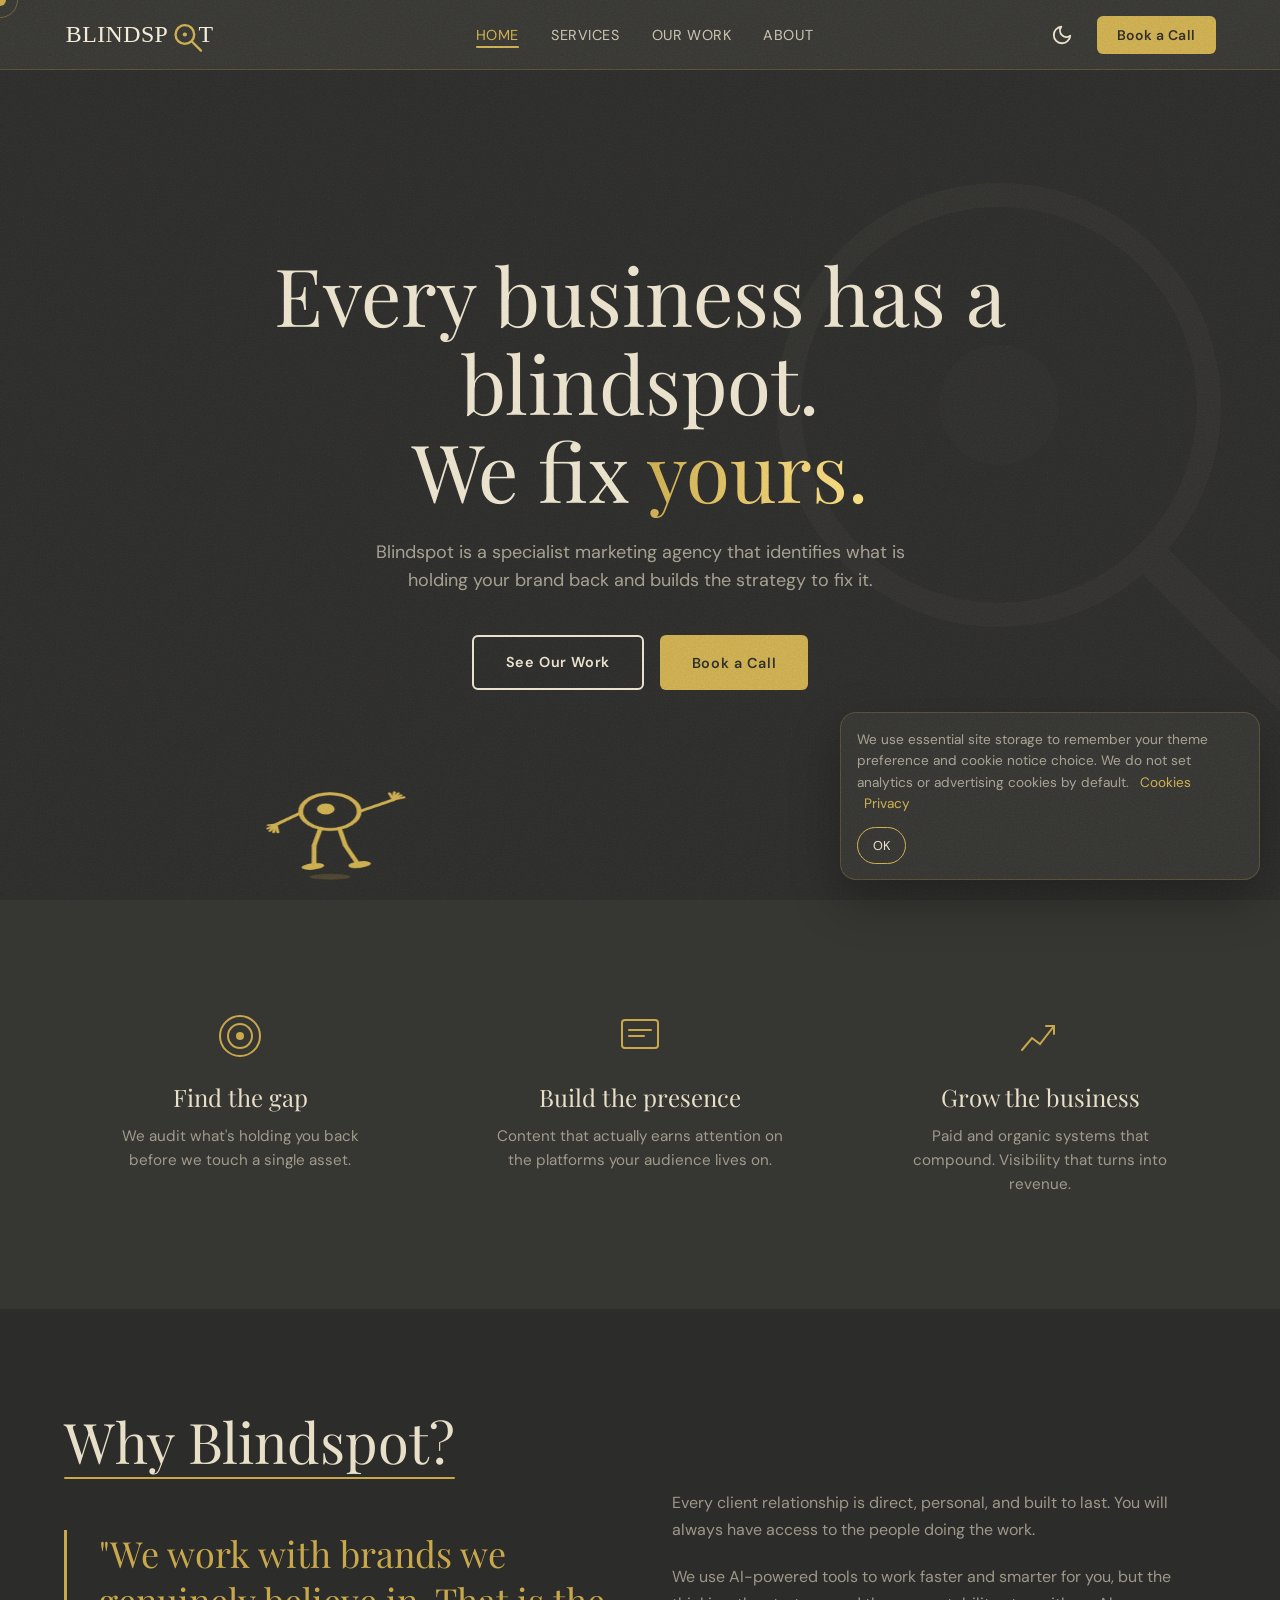
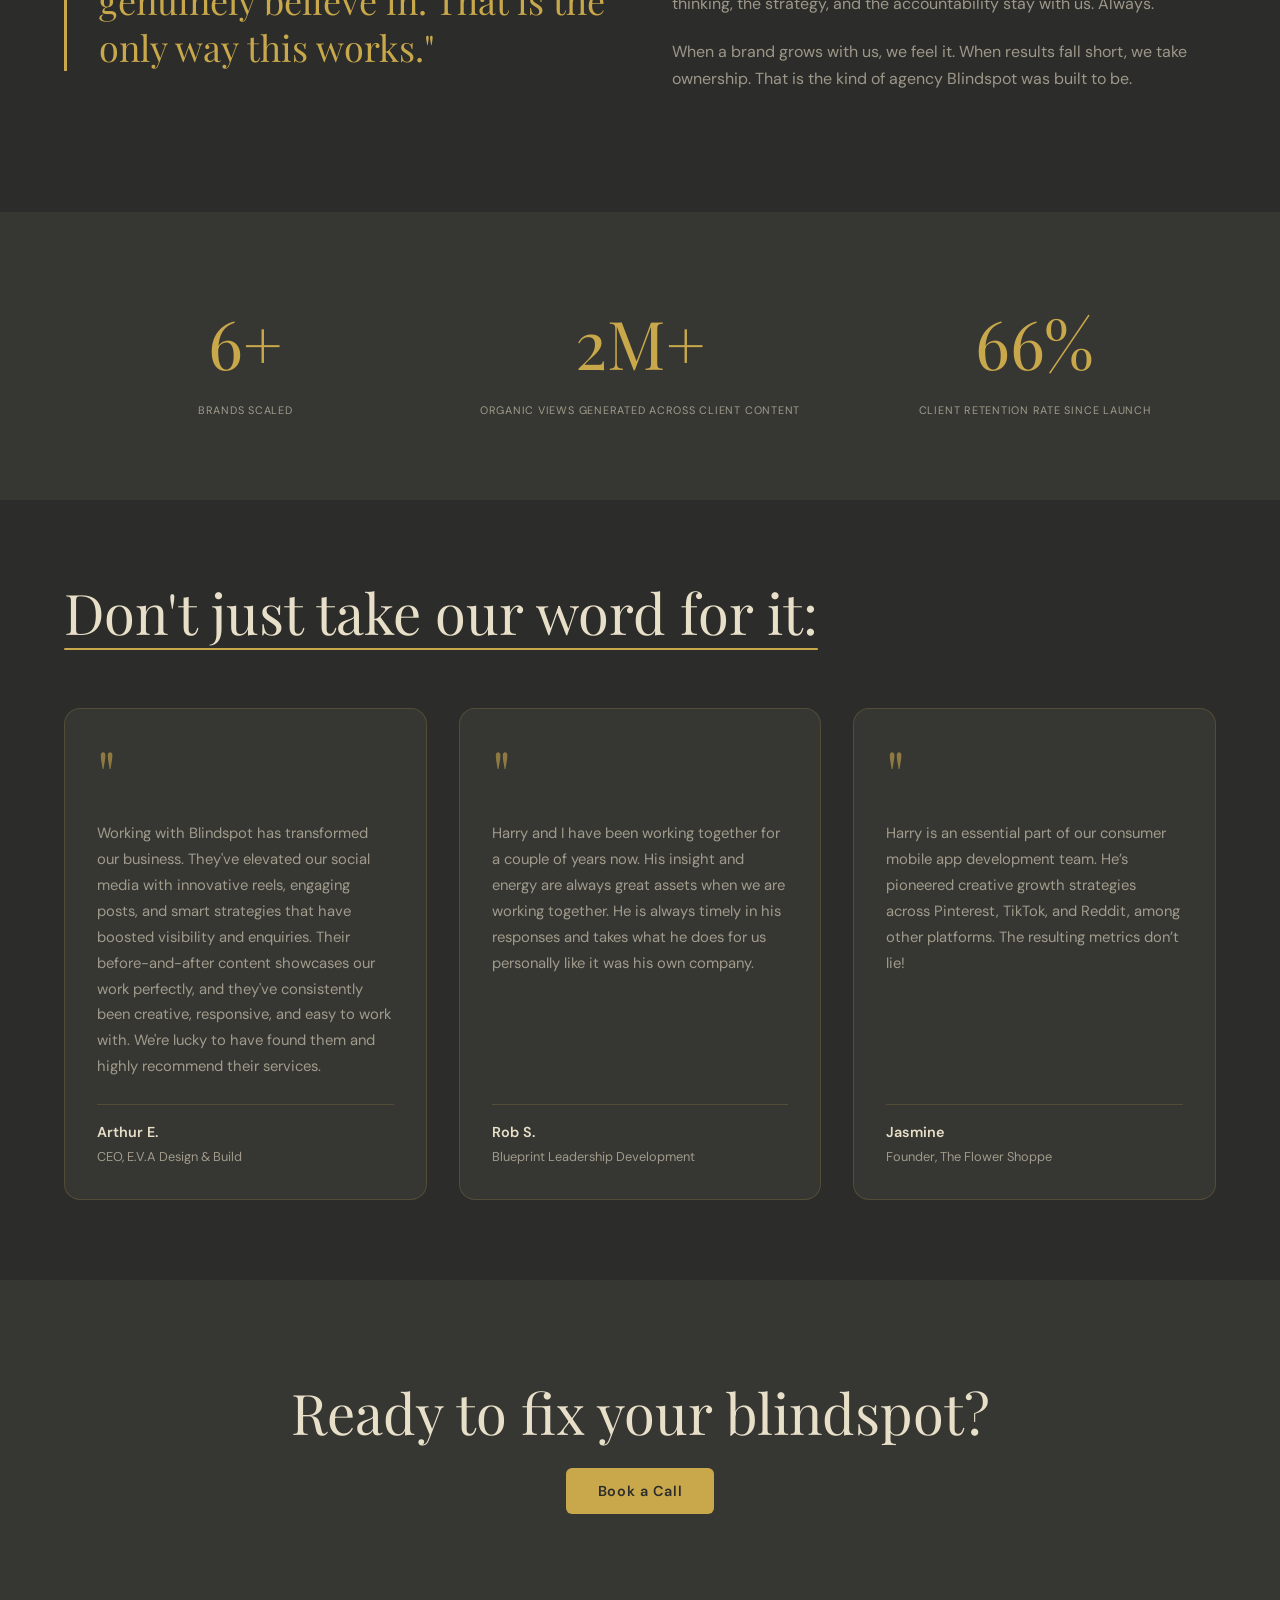
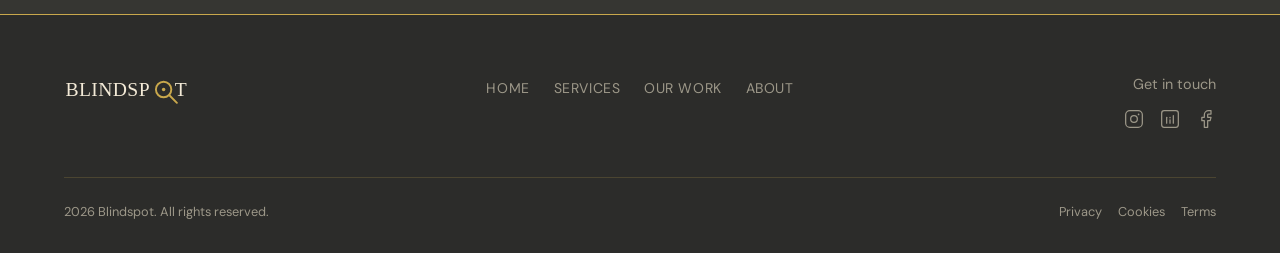
<file: index.html>
<!DOCTYPE html>
<html lang="en">
<head>
  <meta charset="UTF-8">
  <meta name="viewport" content="width=device-width, initial-scale=1.0">
  <title>Blindspot - Digital Marketing Agency</title>
  <meta name="description" content="Blindspot is a boutique marketing agency that identifies what is holding your brand back and builds the strategy to fix it.">
  <link rel="icon" type="image/svg+xml" href="favicon.svg">
  <link rel="stylesheet" href="styles.css">
  <link rel="stylesheet" href="mascot.css">
  <link rel="preconnect" href="https://fonts.googleapis.com">
  <link rel="preconnect" href="https://fonts.gstatic.com" crossorigin>
  <link href="https://fonts.googleapis.com/css2?family=DM+Sans:ital,opsz,wght@0,9..40,300;0,9..40,400;0,9..40,500;0,9..40,600;1,9..40,300&family=Playfair+Display:ital,wght@0,400;0,500;0,600;0,700;1,400;1,500&display=swap" rel="stylesheet">
</head>
<body>

  <!-- Custom Cursor -->
  <div class="cursor" id="cursor"></div>
  <div class="cursor-ring" id="cursorRing"></div>

  <!-- Navbar -->
  <nav class="navbar" role="navigation" aria-label="Main navigation">
    <a href="index.html" class="nav-logo" aria-label="Blindspot home">
      <span class="brand-logo-stack" aria-hidden="true">
        <img src="uploads/logo-dark.svg" alt="" class="brand-logo-image logo-dark">
        <img src="uploads/logo-light.svg" alt="" class="brand-logo-image logo-light">
      </span>
    </a>
    <ul class="nav-links" role="list">
      <li><a href="index.html" class="nav-link">Home</a></li>
      <li><a href="services.html" class="nav-link">Services</a></li>
      <li><a href="work.html" class="nav-link">Our Work</a></li>
      <li><a href="about.html" class="nav-link">About</a></li>
    </ul>
    <div class="nav-actions">
      <button class="theme-toggle" aria-label="Toggle theme"></button>
      <button class="btn-book" data-modal="book">Book a Call</button>
      <button class="hamburger" aria-label="Open menu" aria-expanded="false">
        <svg width="24" height="24" viewBox="0 0 24 24" fill="none">
          <line x1="3" y1="6" x2="21" y2="6" stroke="currentColor" stroke-width="2" stroke-linecap="round"/>
          <line x1="3" y1="12" x2="21" y2="12" stroke="currentColor" stroke-width="2" stroke-linecap="round"/>
          <line x1="3" y1="18" x2="21" y2="18" stroke="currentColor" stroke-width="2" stroke-linecap="round"/>
        </svg>
      </button>
    </div>
  </nav>

  <!-- Mobile menu overlay -->
  <div class="mobile-overlay"></div>
  <div class="mobile-menu" role="dialog" aria-label="Navigation menu">
    <button class="mobile-close" aria-label="Close menu">
      <svg width="24" height="24" viewBox="0 0 24 24" fill="none">
        <line x1="18" y1="6" x2="6" y2="18" stroke="currentColor" stroke-width="2" stroke-linecap="round"/>
        <line x1="6" y1="6" x2="18" y2="18" stroke="currentColor" stroke-width="2" stroke-linecap="round"/>
      </svg>
    </button>
    <ul class="mobile-nav-links" role="list">
      <li><a href="index.html" class="nav-link">Home</a></li>
      <li><a href="services.html" class="nav-link">Services</a></li>
      <li><a href="work.html" class="nav-link">Our Work</a></li>
      <li><a href="about.html" class="nav-link">About</a></li>
    </ul>
    <button class="btn-primary mobile-book-btn" data-modal="book">Book a Call</button>
  </div>

  <!-- Hero -->
  <section class="hero">
    <svg class="hero-bg-icon" viewBox="0 0 200 200" fill="none" xmlns="http://www.w3.org/2000/svg" aria-hidden="true">
      <circle cx="85" cy="85" r="70" stroke="currentColor" stroke-width="8" fill="none"/>
      <circle cx="85" cy="85" r="20" fill="currentColor" opacity="0.5"/>
      <line x1="138" y1="138" x2="190" y2="190" stroke="currentColor" stroke-width="12" stroke-linecap="round"/>
    </svg>
    <div class="hero-content">
      <h1 class="hero-headline fade-up">
        Every business has a blindspot.<br>
        We fix <span class="gold">yours.</span>
      </h1>
      <p class="hero-subtext fade-up" data-delay="1">Blindspot is a specialist marketing agency that identifies what is holding your brand back and builds the strategy to fix it.</p>
      <div class="hero-ctas fade-up" data-delay="2">
        <a href="work.html" class="btn-outline">See Our Work</a>
        <button class="btn-primary" data-modal="book">Book a Call</button>
      </div>
    </div>
  </section>

  <!-- What We Do -->
  <section class="what-we-do">
    <div class="wwd-grid">
      <div class="wwd-item fade-up">
        <div class="wwd-icon">
          <svg viewBox="0 0 48 48" fill="none" stroke="currentColor" stroke-width="2" stroke-linecap="round" aria-hidden="true">
            <circle cx="24" cy="24" r="20"/>
            <circle cx="24" cy="24" r="12"/>
            <circle cx="24" cy="24" r="4" fill="currentColor" stroke="none"/>
          </svg>
        </div>
        <h3 class="wwd-label">Find the gap</h3>
        <p class="wwd-text">We audit what's holding you back before we touch a single asset.</p>
      </div>
      <div class="wwd-item fade-up" data-delay="1">
        <div class="wwd-icon">
          <svg viewBox="0 0 48 48" fill="none" stroke="currentColor" stroke-width="2" stroke-linecap="round" aria-hidden="true">
            <rect x="6" y="8" width="36" height="28" rx="3"/>
            <line x1="13" y1="18" x2="35" y2="18"/>
            <line x1="13" y1="24" x2="28" y2="24"/>
          </svg>
        </div>
        <h3 class="wwd-label">Build the presence</h3>
        <p class="wwd-text">Content that actually earns attention on the platforms your audience lives on.</p>
      </div>
      <div class="wwd-item fade-up" data-delay="2">
        <div class="wwd-icon">
          <svg viewBox="0 0 48 48" fill="none" stroke="currentColor" stroke-width="2" stroke-linecap="round" aria-hidden="true">
            <polyline points="6,38 16,26 24,32 38,14"/>
            <polyline points="30,14 38,14 38,22"/>
          </svg>
        </div>
        <h3 class="wwd-label">Grow the business</h3>
        <p class="wwd-text">Paid and organic systems that compound. Visibility that turns into revenue.</p>
      </div>
    </div>
  </section>

  <!-- Why Blindspot -->
  <section class="section why-section">
    <h2 class="section-heading fade-up">Why Blindspot?</h2>
    <div class="why-grid">
      <div class="pull-quote fade-up" data-delay="1">
        "We work with brands we genuinely believe in. That is the only way this works."
      </div>
      <div class="why-text fade-up" data-delay="2">
        <p>Every client relationship is direct, personal, and built to last. You will always have access to the people doing the work.</p>
        <p>We use AI-powered tools to work faster and smarter for you, but the thinking, the strategy, and the accountability stay with us. Always.</p>
        <p>When a brand grows with us, we feel it. When results fall short, we take ownership. That is the kind of agency Blindspot was built to be.</p>
      </div>
    </div>
  </section>

  <!-- Numbers Bar -->
  <section class="numbers-bar">
    <div class="numbers-grid">
      <div class="fade-up">
        <span class="stat-number" data-target="9" data-suffix="+">9+</span>
        <span class="stat-label">Brands Scaled</span>
      </div>
      <div class="fade-up" data-delay="1">
        <span class="stat-number" data-target="3" data-suffix="M+">3M+</span>
        <span class="stat-label">Organic Views Generated Across Client Content</span>
      </div>
      <div class="fade-up" data-delay="2">
        <span class="stat-number" data-target="100" data-suffix="%">100%</span>
        <span class="stat-label">Client Retention Rate Since Launch</span>
      </div>
    </div>
  </section>

  <!-- Testimonials -->
  <section class="section testimonials-section">
    <h2 class="section-heading fade-up">Don't just take our word for it:</h2>
    <div class="testimonials-grid">
      <!-- Testimonial cards are rendered from data/testimonials.json via main.js (renderTestimonials) -->

    </div>
  </section>

  <!-- Footer CTA -->
  <section class="footer-cta">
    <h2 class="fade-up" style="font-family:'Playfair Display',Georgia,serif;font-size:clamp(2rem,5vw,3.5rem);margin-bottom:1.5rem;">Ready to fix your blindspot?</h2>
    <button class="btn-primary fade-up" data-delay="1" data-modal="book">Book a Call</button>
  </section>

  <!-- Footer -->
  <footer class="site-footer">
    <div class="footer-grid">
      <div class="footer-brand">
        <a href="index.html" class="nav-logo footer-logo" aria-label="Blindspot home">
          <span class="brand-logo-stack" aria-hidden="true">
            <img src="uploads/logo-dark.svg" alt="" class="brand-logo-image logo-dark">
            <img src="uploads/logo-light.svg" alt="" class="brand-logo-image logo-light">
          </span>
        </a>
      </div>
      <nav aria-label="Footer navigation">
        <ul class="footer-links">
          <li><a href="index.html">Home</a></li>
          <li><a href="services.html">Services</a></li>
          <li><a href="work.html">Our Work</a></li>
          <li><a href="about.html">About</a></li>
        </ul>
      </nav>
      <div class="footer-contact">
        <button class="footer-email" data-modal="book">Get in touch</button>
        <div class="footer-social">
          <a href="https://www.instagram.com/theblindspotagency" target="_blank" rel="noopener noreferrer" aria-label="Blindspot on Instagram" class="social-icon">
            <svg width="20" height="20" viewBox="0 0 24 24" fill="none" stroke="currentColor" stroke-width="1.5" stroke-linecap="round" stroke-linejoin="round">
              <rect x="2" y="2" width="20" height="20" rx="5" ry="5"/>
              <circle cx="12" cy="12" r="4"/>
              <circle cx="17.5" cy="6.5" r="1" fill="currentColor" stroke="none"/>
            </svg>
          </a>
          <a href="https://www.linkedin.com/company/blindspotagency" target="_blank" rel="noopener noreferrer" aria-label="Blindspot on LinkedIn" class="social-icon">
            <svg width="20" height="20" viewBox="0 0 24 24" fill="none" stroke="currentColor" stroke-width="1.5" stroke-linecap="round" stroke-linejoin="round">
              <rect x="2" y="2" width="20" height="20" rx="3"/>
              <line x1="8" y1="10" x2="8" y2="17"/>
              <line x1="12" y1="13" x2="12" y2="17"/>
              <line x1="12" y1="10" x2="12" y2="10.5"/>
              <line x1="16" y1="8" x2="16" y2="17"/>
            </svg>
          </a>
          <a href="https://www.facebook.com/profile.php?id=61580712877141" target="_blank" rel="noopener noreferrer" aria-label="Blindspot on Facebook" class="social-icon">
            <svg width="20" height="20" viewBox="0 0 24 24" fill="none" stroke="currentColor" stroke-width="1.5" stroke-linecap="round" stroke-linejoin="round">
              <path d="M18 2h-3a5 5 0 0 0-5 5v3H7v4h3v8h4v-8h3l1-4h-4V7a1 1 0 0 1 1-1h3z"/>
            </svg>
          </a>
        </div>
      </div>
    </div>
    <div class="footer-bottom">
      <span>2026 Blindspot. All rights reserved.</span>
      <div class="footer-meta-links">
        <a href="privacy.html">Privacy</a>
        <a href="cookies.html">Cookies</a>
        <a href="terms.html">Terms</a>
      </div>
    </div>
  </footer>

  <!-- Scroll to top -->
  <button class="scroll-to-top" id="scroll-to-top" aria-label="Scroll to top">
    <svg width="20" height="20" viewBox="0 0 24 24" fill="none" stroke="currentColor" stroke-width="2.5" stroke-linecap="round" stroke-linejoin="round">
      <polyline points="18 15 12 9 6 15"/>
    </svg>
  </button>

  <!-- Book a Call Modal -->
  <div class="modal-overlay" id="modal-book" role="dialog" aria-modal="true" aria-labelledby="modal-book-heading">
    <div class="modal-box">
      <button class="modal-close" aria-label="Close modal">
        <svg width="20" height="20" viewBox="0 0 20 20" fill="none">
          <line x1="15" y1="5" x2="5" y2="15" stroke="currentColor" stroke-width="2" stroke-linecap="round"/>
          <line x1="5" y1="5" x2="15" y2="15" stroke="currentColor" stroke-width="2" stroke-linecap="round"/>
        </svg>
      </button>
      <div id="success-book" class="form-success">
        <p>We have got your details. Expect to hear from us soon.</p>
      </div>
      <form id="form-book" novalidate>
        <h2 class="modal-heading" id="modal-book-heading">Let's talk.</h2>
        <p class="modal-subtext">Tell us a little about yourself and we will be in touch to arrange a call.</p>
        <div class="form-group">
          <label for="book-name">Full name</label>
          <input type="text" id="book-name" name="fullName" required placeholder="Your full name">
        </div>
        <div class="form-group">
          <label for="book-email">Email address</label>
          <input type="email" id="book-email" name="email" required placeholder="you@company.com">
        </div>
        <div class="form-group">
          <label for="book-business">Business name</label>
          <input type="text" id="book-business" name="businessName" required placeholder="Your business">
        </div>
        <div class="form-group">
          <label for="book-industry">Industry</label>
          <select id="book-industry" name="industry" required>
            <option value="" disabled selected>Select your industry</option>
            <option>Food and Beverage</option>
            <option>Retail</option>
            <option>Professional Services</option>
            <option>Health and Wellness</option>
            <option>Technology</option>
            <option>Hospitality</option>
            <option>Other</option>
          </select>
        </div>
        <div class="form-group">
          <label for="book-services">Selected services</label>
          <select id="book-services" name="selectedServices">
            <option value="" selected>No specific service yet</option>
            <option>Instagram Management</option>
            <option>LinkedIn Management</option>
            <option>TikTok Management</option>
            <option>Facebook Management</option>
            <option>Pinterest Management</option>
            <option>Short-Form Video Production</option>
            <option>Long Form Video Production</option>
            <option>Static Graphic Design</option>
            <option>UGC Campaign Coordination</option>
            <option>Caption Copywriting</option>
            <option>Google SEO</option>
            <option>AI Search Optimisation</option>
            <option>Google Business Profile Management</option>
            <option>Blog Content Writing</option>
            <option>Website Audit and Recommendations</option>
            <option>Website Development</option>
            <option>Meta Ads Management</option>
            <option>Ad Creative Production</option>
            <option>Monthly Performance Report</option>
            <option>Bi-weekly Strategy Call</option>
            <option>Weekly Strategy Call</option>
            <option>Competitor Analysis</option>
            <option>Brand Audit</option>
            <option>Reddit Growth Strategy</option>
            <option>Pinterest Growth Strategy</option>
          </select>
        </div>
        <div class="form-group">
          <label for="book-notes">Anything you'd like us to know?</label>
          <textarea id="book-notes" name="notes" placeholder="Tell us about your goals, challenges, or anything else on your mind..."></textarea>
        </div>
        <div class="form-consent">
          <input type="checkbox" id="book-consent" name="policyAcknowledged" value="yes" required>
          <label for="book-consent">I have read the <a href="privacy.html" target="_blank" rel="noopener noreferrer">Privacy Policy</a> and <a href="terms.html" target="_blank" rel="noopener noreferrer">Terms of Use</a>.</label>
        </div>
        <p class="form-error" style="display:none;"></p>
        <button type="submit" class="btn-primary" style="width:100%;">Send it over</button>
      </form>
    </div>
  </div>

  <script src="main.js"></script>
  <script src="mascot.js"></script>
</body>
</html>
</file>
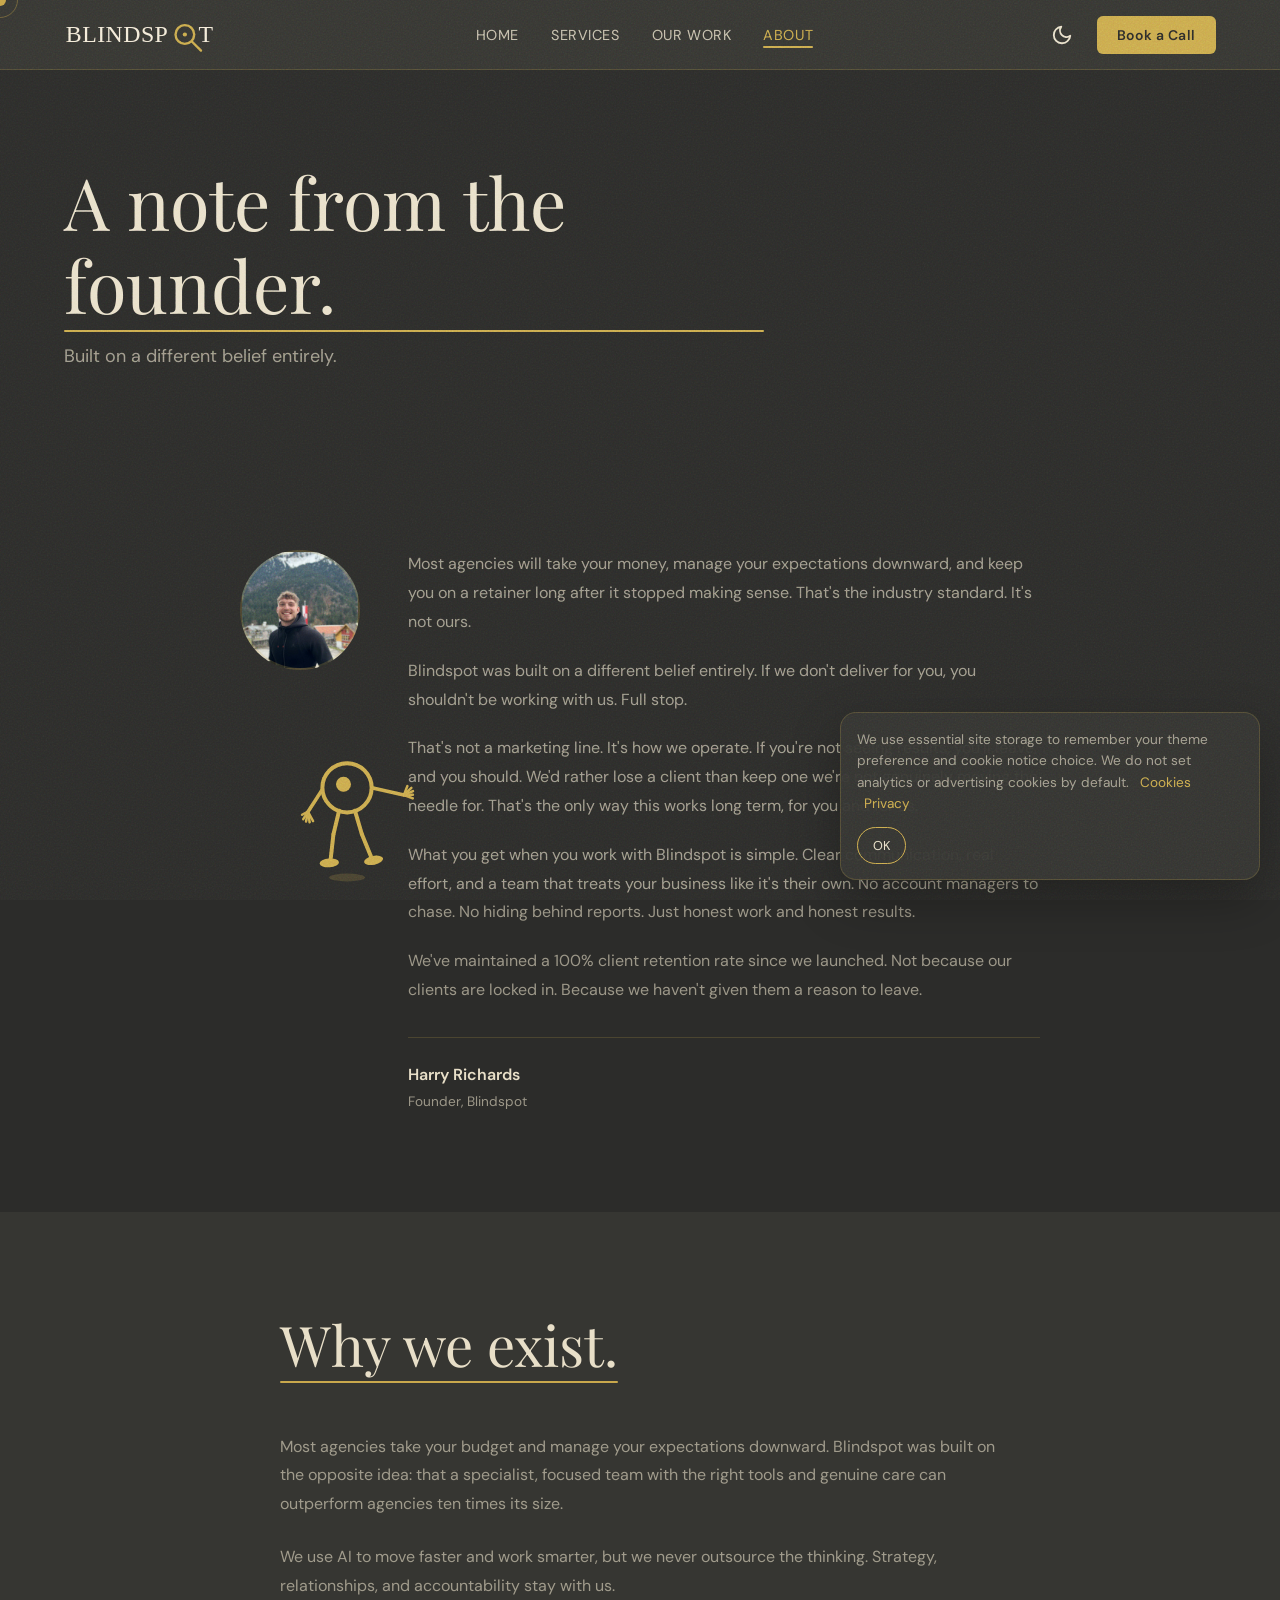
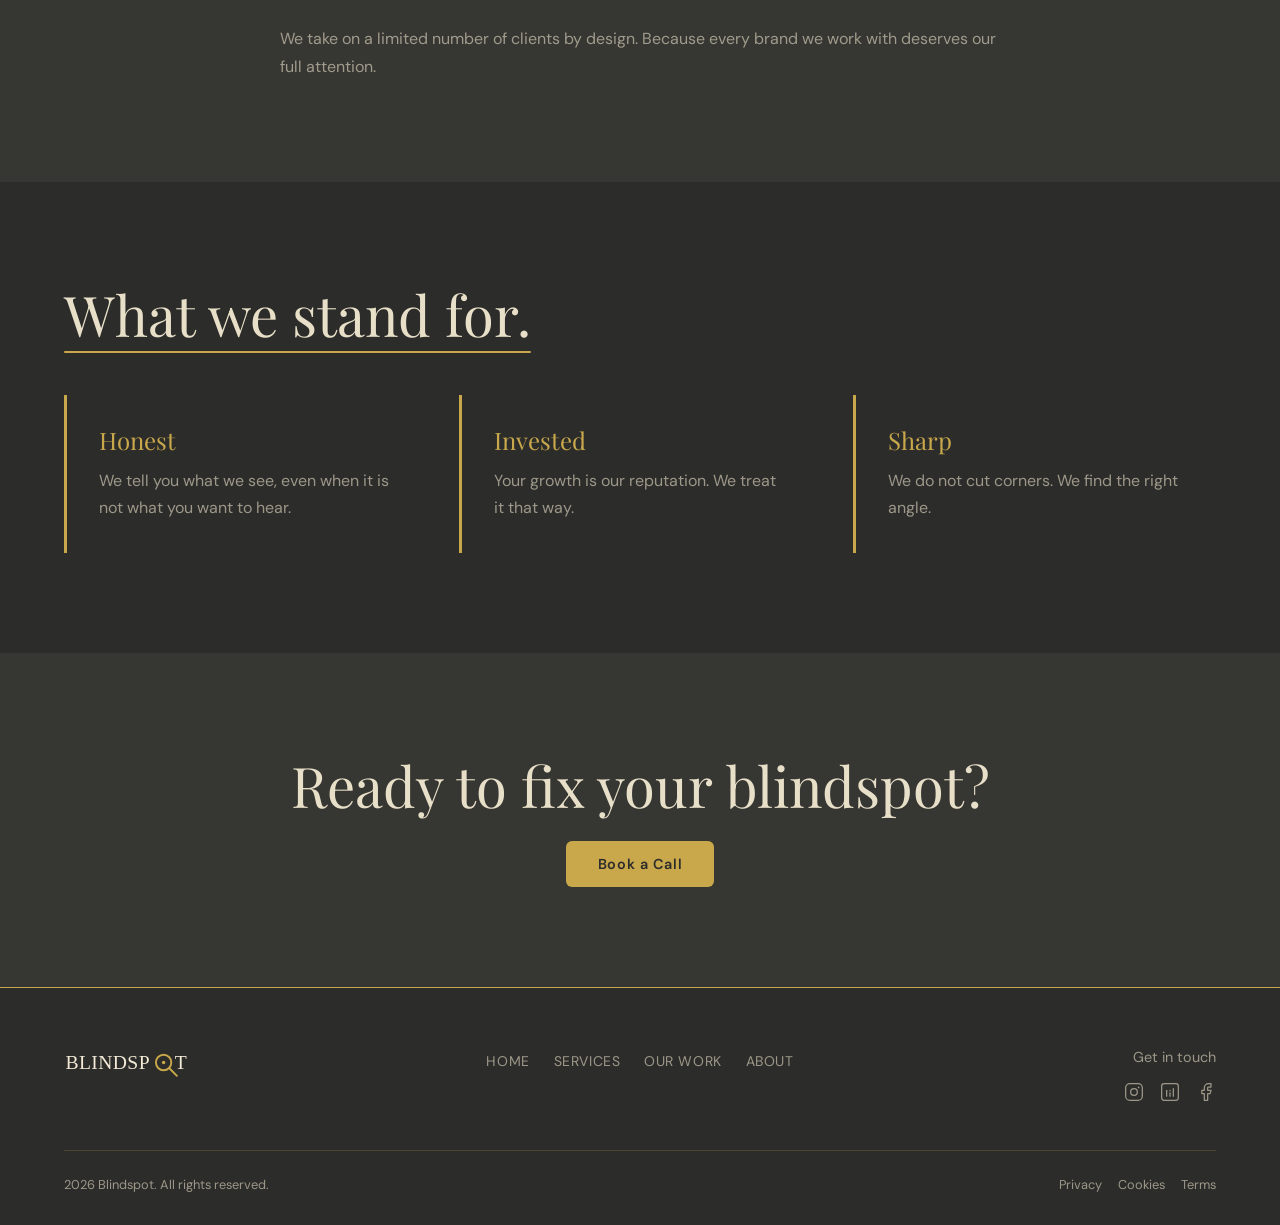
<file: about.html>
<!DOCTYPE html>
<html lang="en">
<head>
  <meta charset="UTF-8">
  <meta name="viewport" content="width=device-width, initial-scale=1.0">
  <title>About - Blindspot</title>
  <meta name="description" content="Meet the team behind Blindspot. A small, focused agency built on honesty, accountability, and genuine care for the brands we work with.">
  <link rel="icon" type="image/svg+xml" href="favicon.svg">
  <link rel="stylesheet" href="styles.css">
  <link rel="stylesheet" href="mascot.css">
  <link rel="preconnect" href="https://fonts.googleapis.com">
  <link rel="preconnect" href="https://fonts.gstatic.com" crossorigin>
  <link href="https://fonts.googleapis.com/css2?family=DM+Sans:ital,opsz,wght@0,9..40,300;0,9..40,400;0,9..40,500;0,9..40,600;1,9..40,300&family=Playfair+Display:ital,wght@0,400;0,500;0,600;0,700;1,400;1,500&display=swap" rel="stylesheet">
</head>
<body>

  <!-- Custom Cursor -->
  <div class="cursor" id="cursor"></div>
  <div class="cursor-ring" id="cursorRing"></div>

  <!-- Navbar -->
  <nav class="navbar" role="navigation" aria-label="Main navigation">
    <a href="index.html" class="nav-logo" aria-label="Blindspot home">
      <span class="brand-logo-stack" aria-hidden="true">
        <img src="uploads/logo-dark.svg" alt="" class="brand-logo-image logo-dark">
        <img src="uploads/logo-light.svg" alt="" class="brand-logo-image logo-light">
      </span>
    </a>
    <ul class="nav-links" role="list">
      <li><a href="index.html" class="nav-link">Home</a></li>
      <li><a href="services.html" class="nav-link">Services</a></li>
      <li><a href="work.html" class="nav-link">Our Work</a></li>
      <li><a href="about.html" class="nav-link">About</a></li>
    </ul>
    <div class="nav-actions">
      <button class="theme-toggle" aria-label="Toggle theme"></button>
      <button class="btn-book" data-modal="book">Book a Call</button>
      <button class="hamburger" aria-label="Open menu" aria-expanded="false">
        <svg width="24" height="24" viewBox="0 0 24 24" fill="none">
          <line x1="3" y1="6" x2="21" y2="6" stroke="currentColor" stroke-width="2" stroke-linecap="round"/>
          <line x1="3" y1="12" x2="21" y2="12" stroke="currentColor" stroke-width="2" stroke-linecap="round"/>
          <line x1="3" y1="18" x2="21" y2="18" stroke="currentColor" stroke-width="2" stroke-linecap="round"/>
        </svg>
      </button>
    </div>
  </nav>

  <!-- Mobile menu overlay -->
  <div class="mobile-overlay"></div>
  <div class="mobile-menu" role="dialog" aria-label="Navigation menu">
    <button class="mobile-close" aria-label="Close menu">
      <svg width="24" height="24" viewBox="0 0 24 24" fill="none">
        <line x1="18" y1="6" x2="6" y2="18" stroke="currentColor" stroke-width="2" stroke-linecap="round"/>
        <line x1="6" y1="6" x2="18" y2="18" stroke="currentColor" stroke-width="2" stroke-linecap="round"/>
      </svg>
    </button>
    <ul class="mobile-nav-links" role="list">
      <li><a href="index.html" class="nav-link">Home</a></li>
      <li><a href="services.html" class="nav-link">Services</a></li>
      <li><a href="work.html" class="nav-link">Our Work</a></li>
      <li><a href="about.html" class="nav-link">About</a></li>
    </ul>
    <button class="btn-primary mobile-book-btn" data-modal="book">Book a Call</button>
  </div>

  <!-- Page Hero -->
  <section class="page-hero">
    <div class="page-hero-content">
      <h1 class="page-hero-heading fade-up">A note from the founder.</h1>
      <p class="page-hero-subtext fade-up" data-delay="1">Built on a different belief entirely.</p>
    </div>
  </section>

  <!-- Founder Note -->
  <section class="section">
    <div class="founder-note fade-up">
      <div class="founder-avatar" style="background:url('uploads/harry profile pic.jpg') center/cover no-repeat;"></div>
      <div class="founder-content">
        <p>Most agencies will take your money, manage your expectations downward, and keep you on a retainer long after it stopped making sense. That's the industry standard. It's not ours.</p>
        <p>Blindspot was built on a different belief entirely. If we don't deliver for you, you shouldn't be working with us. Full stop.</p>
        <p>That's not a marketing line. It's how we operate. If you're not seeing results, you'll leave, and you should. We'd rather lose a client than keep one we're not genuinely moving the needle for. That's the only way this works long term, for you and for us.</p>
        <p>What you get when you work with Blindspot is simple. Clear communication, real effort, and a team that treats your business like it's their own. No account managers to chase. No hiding behind reports. Just honest work and honest results.</p>
        <p>We've maintained a 100% client retention rate since we launched. Not because our clients are locked in. Because we haven't given them a reason to leave.</p>
        <footer class="founder-sig">
          <span class="founder-name">Harry Richards</span>
          <span class="founder-title">Founder, Blindspot</span>
        </footer>
      </div>
    </div>
  </section>

  <!-- Philosophy Section -->
  <section class="section" style="background:var(--surface);">
    <div style="max-width:720px;margin:0 auto;">
      <h2 class="section-heading fade-up">Why we exist.</h2>
      <div style="margin-top:2.5rem;">
        <p style="color:var(--text-muted);line-height:1.8;margin-bottom:1.5rem;" class="fade-up">Most agencies take your budget and manage your expectations downward. Blindspot was built on the opposite idea: that a specialist, focused team with the right tools and genuine care can outperform agencies ten times its size.</p>
        <p style="color:var(--text-muted);line-height:1.8;margin-bottom:1.5rem;" class="fade-up" data-delay="1">We use AI to move faster and work smarter, but we never outsource the thinking. Strategy, relationships, and accountability stay with us.</p>
        <p style="color:var(--text-muted);line-height:1.8;" class="fade-up" data-delay="2">We take on a limited number of clients by design. Because every brand we work with deserves our full attention.</p>
      </div>
    </div>
  </section>

  <!-- Values Strip -->
  <section class="section">
    <h2 class="section-heading fade-up" style="margin-bottom:3rem;">What we stand for.</h2>
    <div class="values-grid">

      <div class="value-card fade-up">
        <h3 class="value-name">Honest</h3>
        <p class="value-text">We tell you what we see, even when it is not what you want to hear.</p>
      </div>

      <div class="value-card fade-up" data-delay="1">
        <h3 class="value-name">Invested</h3>
        <p class="value-text">Your growth is our reputation. We treat it that way.</p>
      </div>

      <div class="value-card fade-up" data-delay="2">
        <h3 class="value-name">Sharp</h3>
        <p class="value-text">We do not cut corners. We find the right angle.</p>
      </div>

    </div>
  </section>

  <!-- Footer CTA -->
  <section class="footer-cta">
    <h2 class="fade-up" style="font-family:'Playfair Display',Georgia,serif;font-size:clamp(2rem,5vw,3.5rem);margin-bottom:1.5rem;">Ready to fix your blindspot?</h2>
    <button class="btn-primary fade-up" data-delay="1" data-modal="book">Book a Call</button>
  </section>

  <!-- Footer -->
  <footer class="site-footer">
    <div class="footer-grid">
      <div class="footer-brand">
        <a href="index.html" class="nav-logo footer-logo" aria-label="Blindspot home">
          <span class="brand-logo-stack" aria-hidden="true">
            <img src="uploads/logo-dark.svg" alt="" class="brand-logo-image logo-dark">
            <img src="uploads/logo-light.svg" alt="" class="brand-logo-image logo-light">
          </span>
        </a>
      </div>
      <nav aria-label="Footer navigation">
        <ul class="footer-links">
          <li><a href="index.html">Home</a></li>
          <li><a href="services.html">Services</a></li>
          <li><a href="work.html">Our Work</a></li>
          <li><a href="about.html">About</a></li>
        </ul>
      </nav>
      <div class="footer-contact">
        <button class="footer-email" data-modal="book">Get in touch</button>
        <div class="footer-social">
          <a href="https://www.instagram.com/theblindspotagency" target="_blank" rel="noopener noreferrer" aria-label="Blindspot on Instagram" class="social-icon">
            <svg width="20" height="20" viewBox="0 0 24 24" fill="none" stroke="currentColor" stroke-width="1.5" stroke-linecap="round" stroke-linejoin="round">
              <rect x="2" y="2" width="20" height="20" rx="5" ry="5"/>
              <circle cx="12" cy="12" r="4"/>
              <circle cx="17.5" cy="6.5" r="1" fill="currentColor" stroke="none"/>
            </svg>
          </a>
          <a href="https://www.linkedin.com/company/blindspotagency" target="_blank" rel="noopener noreferrer" aria-label="Blindspot on LinkedIn" class="social-icon">
            <svg width="20" height="20" viewBox="0 0 24 24" fill="none" stroke="currentColor" stroke-width="1.5" stroke-linecap="round" stroke-linejoin="round">
              <rect x="2" y="2" width="20" height="20" rx="3"/>
              <line x1="8" y1="10" x2="8" y2="17"/>
              <line x1="12" y1="13" x2="12" y2="17"/>
              <line x1="12" y1="10" x2="12" y2="10.5"/>
              <line x1="16" y1="8" x2="16" y2="17"/>
            </svg>
          </a>
          <a href="https://www.facebook.com/profile.php?id=61580712877141" target="_blank" rel="noopener noreferrer" aria-label="Blindspot on Facebook" class="social-icon">
            <svg width="20" height="20" viewBox="0 0 24 24" fill="none" stroke="currentColor" stroke-width="1.5" stroke-linecap="round" stroke-linejoin="round">
              <path d="M18 2h-3a5 5 0 0 0-5 5v3H7v4h3v8h4v-8h3l1-4h-4V7a1 1 0 0 1 1-1h3z"/>
            </svg>
          </a>
        </div>
      </div>
    </div>
    <div class="footer-bottom">
      <span>2026 Blindspot. All rights reserved.</span>
      <div class="footer-meta-links">
        <a href="privacy.html">Privacy</a>
        <a href="cookies.html">Cookies</a>
        <a href="terms.html">Terms</a>
      </div>
    </div>
  </footer>

  <!-- Scroll to top -->
  <button class="scroll-to-top" id="scroll-to-top" aria-label="Scroll to top">
    <svg width="20" height="20" viewBox="0 0 24 24" fill="none" stroke="currentColor" stroke-width="2.5" stroke-linecap="round" stroke-linejoin="round">
      <polyline points="18 15 12 9 6 15"/>
    </svg>
  </button>

  <!-- Book a Call Modal -->
  <div class="modal-overlay" id="modal-book" role="dialog" aria-modal="true" aria-labelledby="modal-book-heading">
    <div class="modal-box">
      <button class="modal-close" aria-label="Close modal">
        <svg width="20" height="20" viewBox="0 0 20 20" fill="none">
          <line x1="15" y1="5" x2="5" y2="15" stroke="currentColor" stroke-width="2" stroke-linecap="round"/>
          <line x1="5" y1="5" x2="15" y2="15" stroke="currentColor" stroke-width="2" stroke-linecap="round"/>
        </svg>
      </button>
      <div id="success-book" class="form-success">
        <p>We have got your details. Expect to hear from us soon.</p>
      </div>
      <form id="form-book" novalidate>
        <h2 class="modal-heading" id="modal-book-heading">Let's talk.</h2>
        <p class="modal-subtext">Tell us a little about yourself and we will be in touch to arrange a call.</p>
        <div class="form-group">
          <label for="book-name">Full name</label>
          <input type="text" id="book-name" name="fullName" required placeholder="Your full name">
        </div>
        <div class="form-group">
          <label for="book-email">Email address</label>
          <input type="email" id="book-email" name="email" required placeholder="you@company.com">
        </div>
        <div class="form-group">
          <label for="book-business">Business name</label>
          <input type="text" id="book-business" name="businessName" required placeholder="Your business">
        </div>
        <div class="form-group">
          <label for="book-industry">Industry</label>
          <select id="book-industry" name="industry" required>
            <option value="" disabled selected>Select your industry</option>
            <option>Food and Beverage</option>
            <option>Retail</option>
            <option>Professional Services</option>
            <option>Health and Wellness</option>
            <option>Technology</option>
            <option>Hospitality</option>
            <option>Other</option>
          </select>
        </div>
        <div class="form-group">
          <label for="book-services">Selected services</label>
          <select id="book-services" name="selectedServices">
            <option value="" selected>No specific service yet</option>
            <option>Instagram Management</option>
            <option>LinkedIn Management</option>
            <option>TikTok Management</option>
            <option>Facebook Management</option>
            <option>Pinterest Management</option>
            <option>Short-Form Video Production</option>
            <option>Long Form Video Production</option>
            <option>Static Graphic Design</option>
            <option>UGC Campaign Coordination</option>
            <option>Caption Copywriting</option>
            <option>Google SEO</option>
            <option>AI Search Optimisation</option>
            <option>Google Business Profile Management</option>
            <option>Blog Content Writing</option>
            <option>Website Audit and Recommendations</option>
            <option>Website Development</option>
            <option>Meta Ads Management</option>
            <option>Ad Creative Production</option>
            <option>Monthly Performance Report</option>
            <option>Bi-weekly Strategy Call</option>
            <option>Weekly Strategy Call</option>
            <option>Competitor Analysis</option>
            <option>Brand Audit</option>
            <option>Reddit Growth Strategy</option>
            <option>Pinterest Growth Strategy</option>
          </select>
        </div>
        <div class="form-group">
          <label for="book-notes">Anything you'd like us to know?</label>
          <textarea id="book-notes" name="notes" placeholder="Tell us about your goals, challenges, or anything else on your mind..."></textarea>
        </div>
        <div class="form-consent">
          <input type="checkbox" id="book-consent" name="policyAcknowledged" value="yes" required>
          <label for="book-consent">I have read the <a href="privacy.html" target="_blank" rel="noopener noreferrer">Privacy Policy</a> and <a href="terms.html" target="_blank" rel="noopener noreferrer">Terms of Use</a>.</label>
        </div>
        <p class="form-error" style="display:none;"></p>
        <button type="submit" class="btn-primary" style="width:100%;">Send it over</button>
      </form>
    </div>
  </div>

  <script src="main.js"></script>
  <script src="mascot.js"></script>
</body>
</html>
</file>
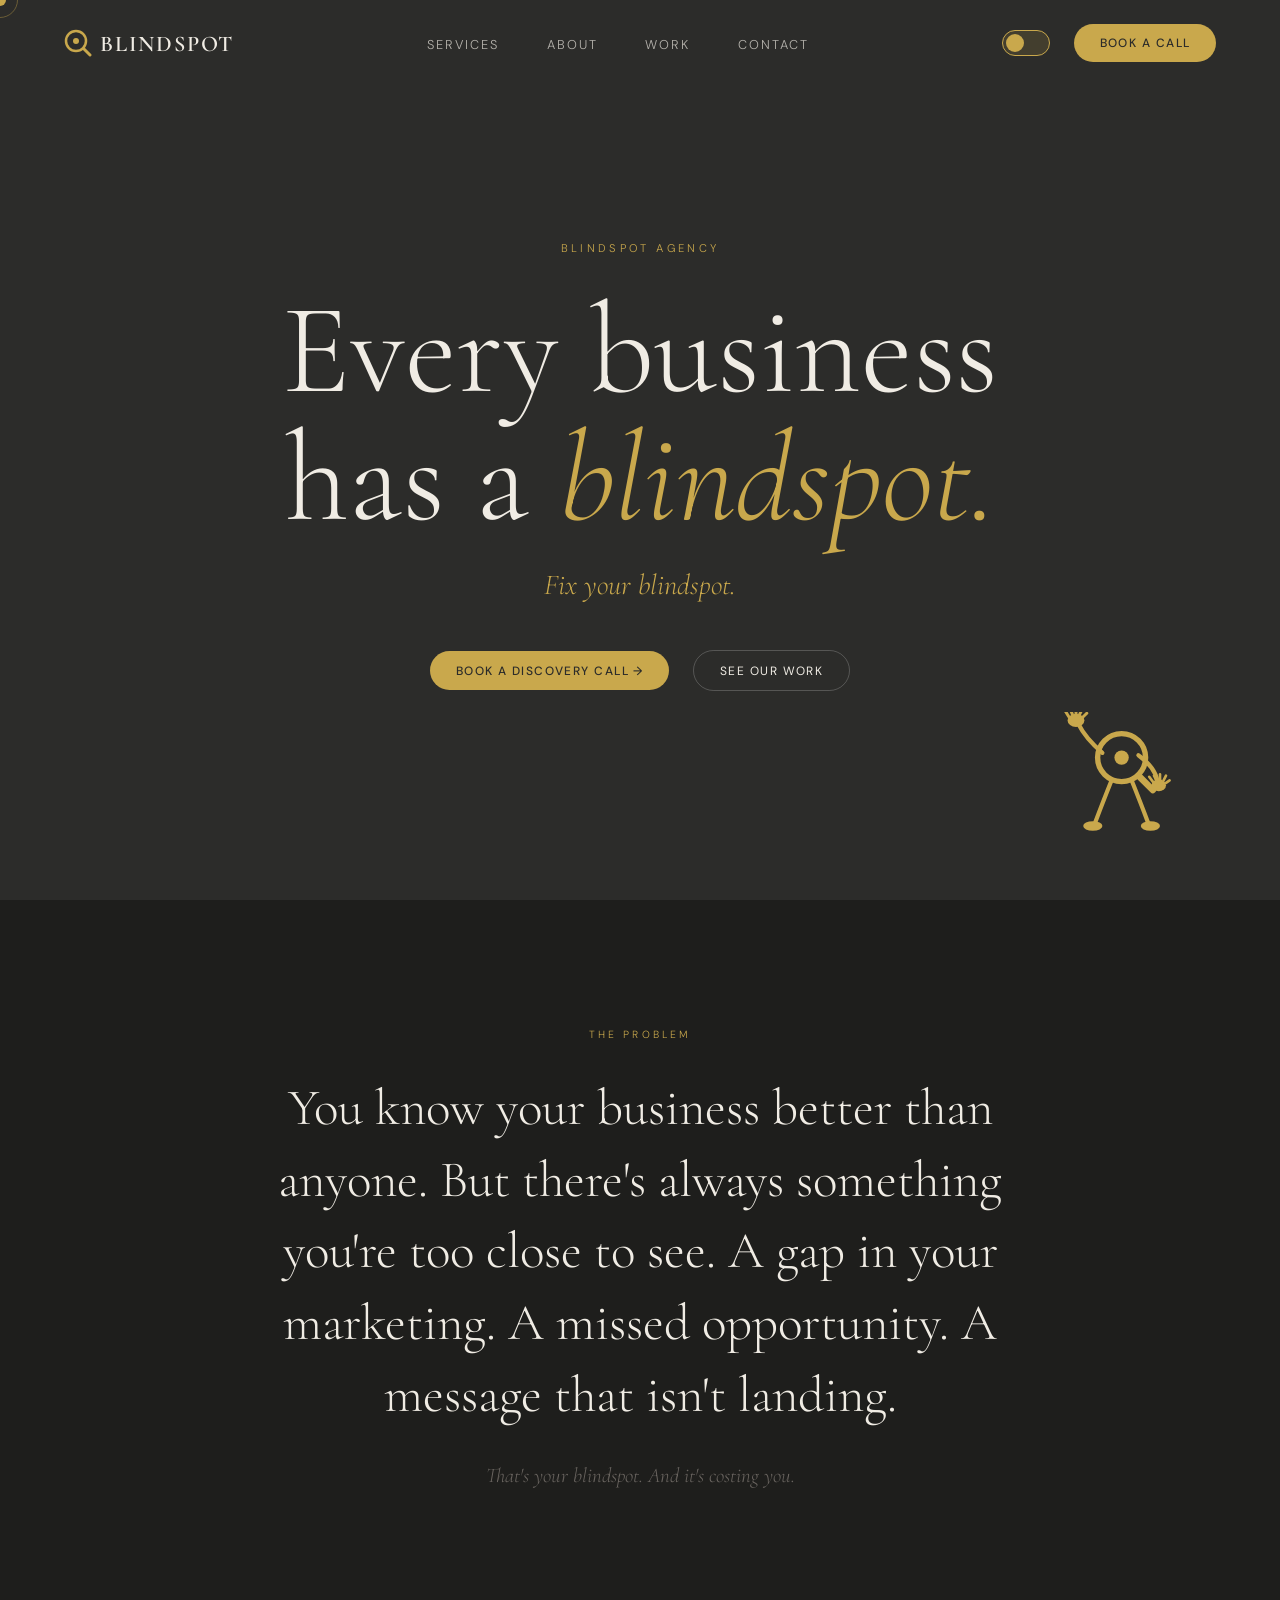
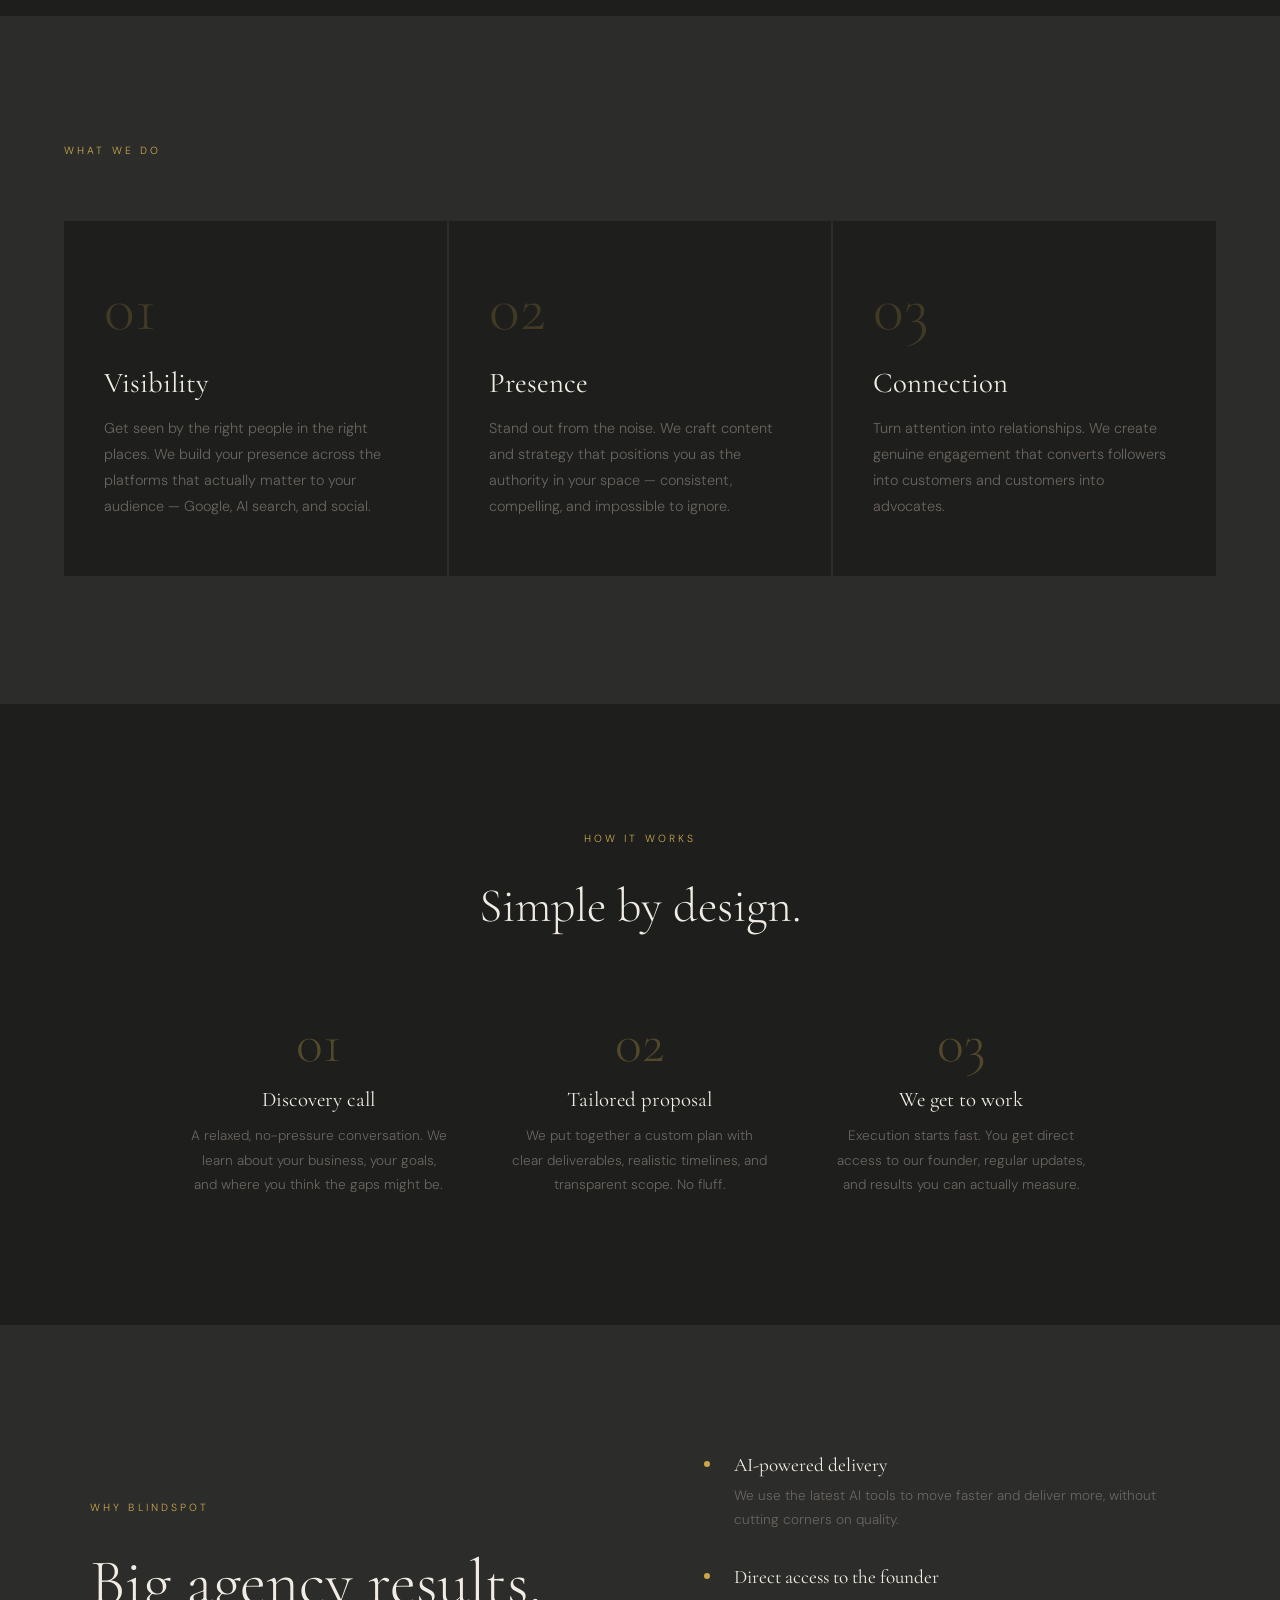
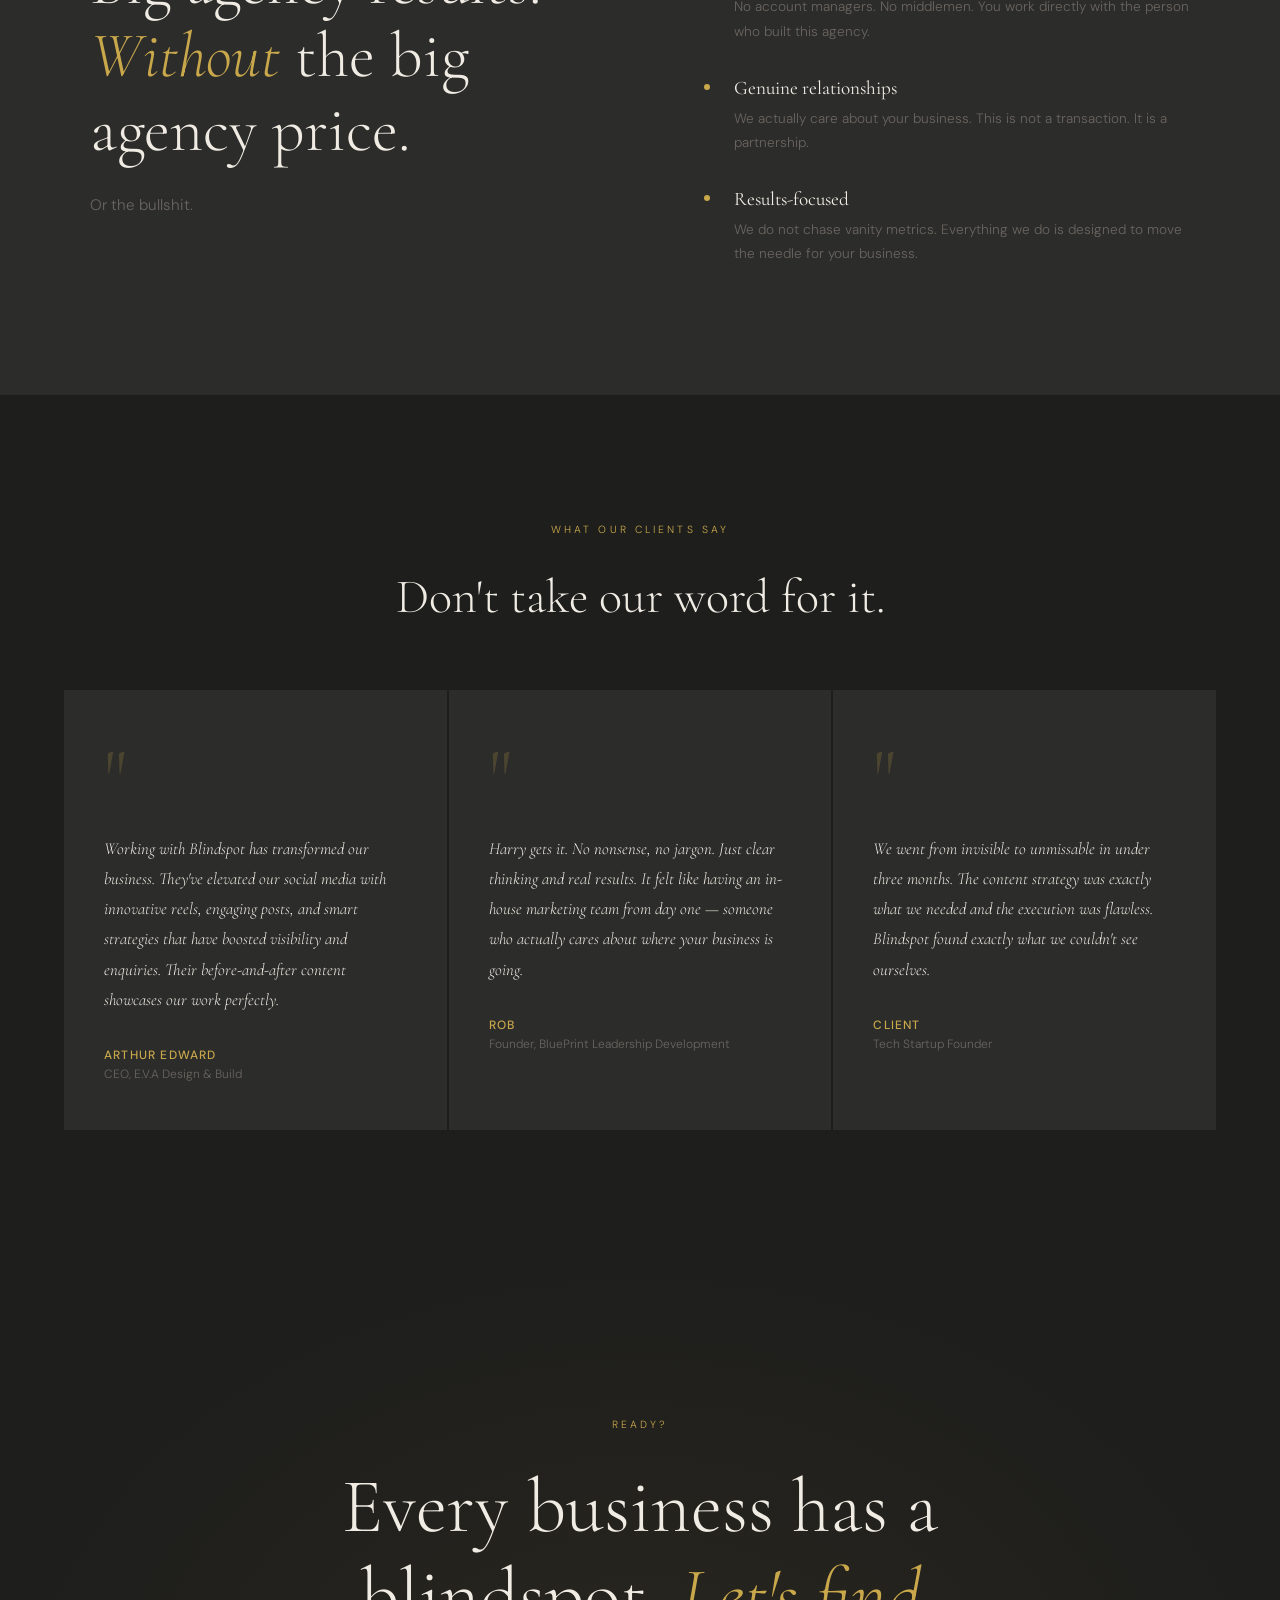
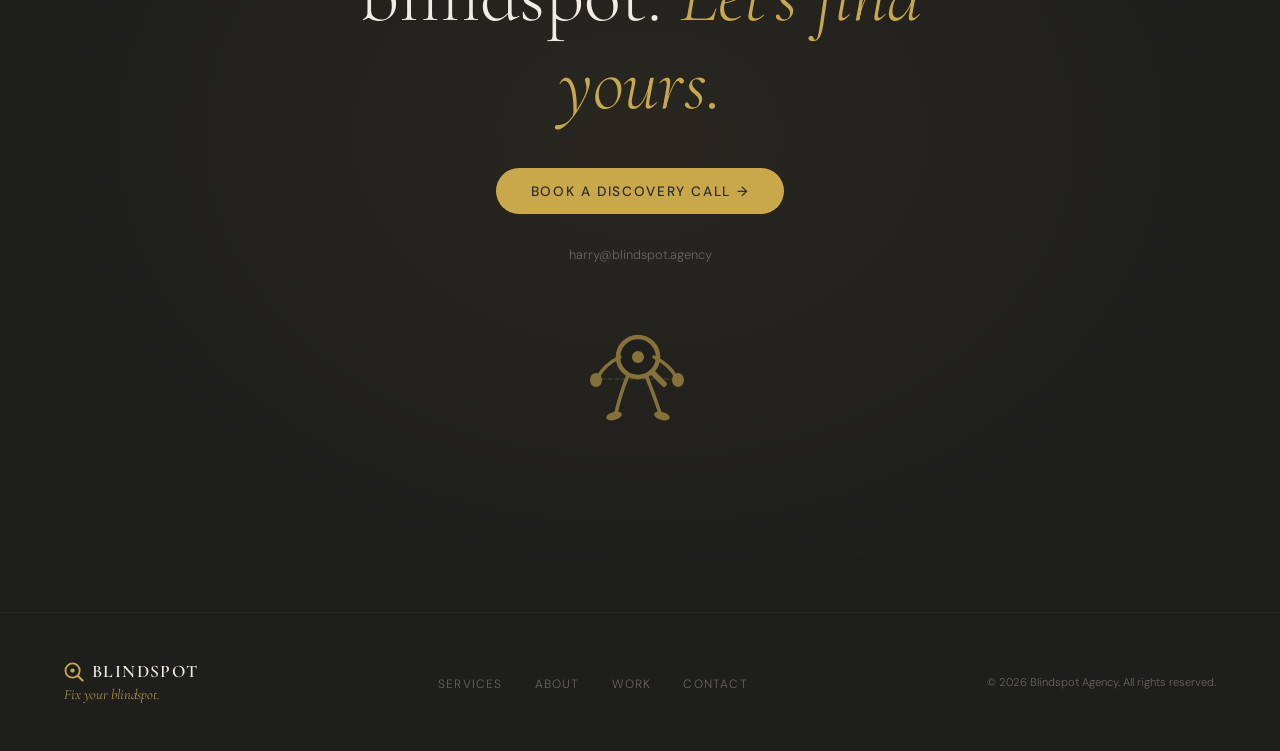
<file: blindspot-home.html>
<!DOCTYPE html>
<html lang="en">
<head>
<meta charset="UTF-8">
<meta name="viewport" content="width=device-width, initial-scale=1.0">
<title>Blindspot Agency — Fix your blindspot.</title>
<link rel="preconnect" href="https://fonts.googleapis.com">
<link href="https://fonts.googleapis.com/css2?family=Cormorant+Garamond:ital,wght@0,300;0,400;0,600;1,300;1,400&family=DM+Sans:wght@300;400;500&display=swap" rel="stylesheet">
<style>
  *, *::before, *::after { box-sizing: border-box; margin: 0; padding: 0; }

  :root {
    --anthracite: #2c2c2a;
    --deep: #1e1e1c;
    --gold: #c9a84c;
    --gold-dim: rgba(201,168,76,0.15);
    --offwhite: #f0ece4;
    --cream: #e8dfc8;
    --stone: #6a6560;
    --bg: var(--anthracite);
    --text: var(--offwhite);
    --surface: var(--deep);
    transition: background 0.4s ease, color 0.4s ease;
  }

  body.light {
    --bg: var(--cream);
    --text: var(--anthracite);
    --surface: #ddd5bc;
  }

  html { scroll-behavior: smooth; }

  body {
    font-family: 'DM Sans', sans-serif;
    background: var(--bg);
    color: var(--text);
    font-weight: 300;
    overflow-x: hidden;
    transition: background 0.4s ease, color 0.4s ease;
    cursor: none;
  }

  /* CUSTOM CURSOR */
  .cursor {
    position: fixed;
    width: 12px;
    height: 12px;
    background: var(--gold);
    border-radius: 50%;
    pointer-events: none;
    z-index: 9999;
    transform: translate(-50%, -50%);
    transition: transform 0.1s ease, width 0.2s ease, height 0.2s ease, opacity 0.2s ease;
    mix-blend-mode: normal;
  }
  .cursor.hover { width: 32px; height: 32px; opacity: 0.5; }
  .cursor-ring {
    position: fixed;
    width: 36px;
    height: 36px;
    border: 1.5px solid var(--gold);
    border-radius: 50%;
    pointer-events: none;
    z-index: 9998;
    transform: translate(-50%, -50%);
    transition: transform 0.12s ease;
    opacity: 0.4;
  }

  /* NAV */
  nav {
    position: fixed;
    top: 0;
    left: 0;
    right: 0;
    z-index: 100;
    display: flex;
    align-items: center;
    justify-content: space-between;
    padding: 1.5rem 4rem;
    background: transparent;
    transition: background 0.3s ease, backdrop-filter 0.3s ease;
  }
  nav.scrolled {
    background: rgba(28,28,26,0.92);
    backdrop-filter: blur(12px);
  }
  body.light nav.scrolled { background: rgba(232,223,200,0.92); }

  .nav-logo {
    font-family: 'Cormorant Garamond', serif;
    font-size: 1.4rem;
    font-weight: 600;
    letter-spacing: 0.08em;
    color: var(--text);
    text-decoration: none;
    display: flex;
    align-items: center;
    gap: 0.5rem;
  }
  .nav-logo svg { flex-shrink: 0; }

  .nav-links {
    display: flex;
    align-items: center;
    gap: 3rem;
    list-style: none;
  }
  .nav-links a {
    font-size: 0.8rem;
    letter-spacing: 0.15em;
    text-transform: uppercase;
    color: var(--text);
    text-decoration: none;
    opacity: 0.7;
    transition: opacity 0.2s ease;
  }
  .nav-links a:hover { opacity: 1; }

  .nav-right {
    display: flex;
    align-items: center;
    gap: 1.5rem;
  }

  .btn-cta {
    font-family: 'DM Sans', sans-serif;
    font-size: 0.75rem;
    font-weight: 500;
    letter-spacing: 0.12em;
    text-transform: uppercase;
    color: var(--anthracite);
    background: var(--gold);
    border: none;
    padding: 0.7rem 1.6rem;
    border-radius: 100px;
    cursor: none;
    text-decoration: none;
    transition: opacity 0.2s ease, transform 0.2s ease;
    display: inline-block;
  }
  .btn-cta:hover { opacity: 0.88; transform: translateY(-1px); }

  /* THEME TOGGLE */
  .theme-toggle {
    width: 48px;
    height: 26px;
    background: var(--gold-dim);
    border: 1.5px solid var(--gold);
    border-radius: 100px;
    cursor: none;
    position: relative;
    transition: background 0.3s ease;
    flex-shrink: 0;
  }
  .theme-toggle::after {
    content: '';
    position: absolute;
    width: 18px;
    height: 18px;
    background: var(--gold);
    border-radius: 50%;
    top: 3px;
    left: 3px;
    transition: transform 0.3s ease;
  }
  body.light .theme-toggle::after { transform: translateX(22px); }

  /* HERO */
  .hero {
    min-height: 100vh;
    display: flex;
    flex-direction: column;
    align-items: center;
    justify-content: center;
    text-align: center;
    padding: 8rem 4rem 6rem;
    position: relative;
    overflow: hidden;
  }

  .hero-eyebrow {
    font-size: 0.7rem;
    letter-spacing: 0.3em;
    text-transform: uppercase;
    color: var(--gold);
    margin-bottom: 2rem;
    opacity: 0;
    animation: fadeUp 0.8s ease 0.2s forwards;
  }

  .hero-title {
    font-family: 'Cormorant Garamond', serif;
    font-size: clamp(4rem, 10vw, 9rem);
    font-weight: 300;
    line-height: 1.0;
    color: var(--text);
    margin-bottom: 1.5rem;
    opacity: 0;
    animation: fadeUp 0.8s ease 0.4s forwards;
    max-width: 900px;
  }

  .hero-title em {
    font-style: italic;
    color: var(--gold);
  }

  .hero-tagline {
    font-family: 'Cormorant Garamond', serif;
    font-size: clamp(1.2rem, 2.5vw, 1.8rem);
    font-style: italic;
    color: var(--gold);
    margin-bottom: 3rem;
    opacity: 0;
    animation: fadeUp 0.8s ease 0.6s forwards;
  }

  .hero-cta-group {
    display: flex;
    gap: 1.5rem;
    align-items: center;
    opacity: 0;
    animation: fadeUp 0.8s ease 0.8s forwards;
  }

  .btn-outline {
    font-family: 'DM Sans', sans-serif;
    font-size: 0.75rem;
    font-weight: 400;
    letter-spacing: 0.12em;
    text-transform: uppercase;
    color: var(--text);
    background: transparent;
    border: 1px solid rgba(255,255,255,0.2);
    padding: 0.7rem 1.6rem;
    border-radius: 100px;
    cursor: none;
    text-decoration: none;
    transition: border-color 0.2s ease, color 0.2s ease;
  }
  body.light .btn-outline { border-color: rgba(44,44,42,0.2); }
  .btn-outline:hover { border-color: var(--gold); color: var(--gold); }

  /* MASCOT in hero */
  .hero-mascot {
    position: absolute;
    bottom: 2rem;
    right: 6rem;
    opacity: 0;
    animation: fadeUp 1s ease 1.2s forwards;
  }

  /* GOLD LINE DIVIDER */
  .divider {
    width: 60px;
    height: 1px;
    background: var(--gold);
    margin: 0 auto;
    opacity: 0.5;
  }

  /* SECTIONS */
  section { padding: 8rem 4rem; }

  .section-label {
    font-size: 0.65rem;
    letter-spacing: 0.3em;
    text-transform: uppercase;
    color: var(--gold);
    margin-bottom: 2rem;
  }

  /* PROBLEM SECTION */
  .problem {
    text-align: center;
    background: var(--surface);
  }
  .problem-text {
    font-family: 'Cormorant Garamond', serif;
    font-size: clamp(1.8rem, 4vw, 3.2rem);
    font-weight: 300;
    line-height: 1.4;
    max-width: 820px;
    margin: 0 auto 2rem;
    color: var(--text);
  }
  .problem-sub {
    font-size: 1rem;
    color: var(--stone);
    font-style: italic;
    font-family: 'Cormorant Garamond', serif;
    font-size: 1.3rem;
  }

  /* PILLARS */
  .pillars { background: var(--bg); }
  .pillars-grid {
    display: grid;
    grid-template-columns: repeat(3, 1fr);
    gap: 2px;
    margin-top: 4rem;
  }
  .pillar {
    padding: 3.5rem 2.5rem;
    background: var(--surface);
    position: relative;
    overflow: hidden;
    transition: background 0.3s ease;
  }
  .pillar::before {
    content: '';
    position: absolute;
    top: 0;
    left: 0;
    right: 0;
    height: 2px;
    background: var(--gold);
    transform: scaleX(0);
    transform-origin: left;
    transition: transform 0.4s ease;
  }
  .pillar:hover::before { transform: scaleX(1); }
  .pillar-number {
    font-family: 'Cormorant Garamond', serif;
    font-size: 4rem;
    font-weight: 300;
    color: var(--gold);
    opacity: 0.2;
    line-height: 1;
    margin-bottom: 1.5rem;
  }
  .pillar-title {
    font-family: 'Cormorant Garamond', serif;
    font-size: 1.8rem;
    font-weight: 400;
    color: var(--text);
    margin-bottom: 1rem;
  }
  .pillar-desc {
    font-size: 0.9rem;
    line-height: 1.8;
    color: var(--stone);
  }

  /* HOW IT WORKS */
  .how { background: var(--surface); text-align: center; }
  .how-title {
    font-family: 'Cormorant Garamond', serif;
    font-size: clamp(2rem, 4vw, 3rem);
    font-weight: 300;
    color: var(--text);
    margin-bottom: 5rem;
  }
  .steps {
    display: grid;
    grid-template-columns: repeat(3, 1fr);
    gap: 4rem;
    max-width: 900px;
    margin: 0 auto;
  }
  .step-num {
    font-family: 'Cormorant Garamond', serif;
    font-size: 3.5rem;
    font-weight: 300;
    color: var(--gold);
    opacity: 0.3;
    line-height: 1;
    margin-bottom: 1rem;
  }
  .step-title {
    font-family: 'Cormorant Garamond', serif;
    font-size: 1.3rem;
    font-weight: 400;
    color: var(--text);
    margin-bottom: 0.75rem;
  }
  .step-desc { font-size: 0.85rem; line-height: 1.8; color: var(--stone); }

  /* WHY */
  .why { background: var(--bg); }
  .why-inner {
    display: grid;
    grid-template-columns: 1fr 1fr;
    gap: 8rem;
    align-items: center;
    max-width: 1100px;
    margin: 0 auto;
  }
  .why-heading {
    font-family: 'Cormorant Garamond', serif;
    font-size: clamp(2.5rem, 5vw, 4rem);
    font-weight: 300;
    line-height: 1.15;
    color: var(--text);
  }
  .why-heading em { font-style: italic; color: var(--gold); }
  .why-sub { font-size: 0.95rem; line-height: 1.9; color: var(--stone); margin-top: 1.5rem; }
  .why-points { display: flex; flex-direction: column; gap: 2rem; }
  .why-point { display: flex; gap: 1.5rem; align-items: flex-start; }
  .why-dot {
    width: 6px;
    height: 6px;
    background: var(--gold);
    border-radius: 50%;
    flex-shrink: 0;
    margin-top: 0.5rem;
  }
  .why-point-title {
    font-family: 'Cormorant Garamond', serif;
    font-size: 1.2rem;
    font-weight: 400;
    color: var(--text);
    margin-bottom: 0.4rem;
  }
  .why-point-desc { font-size: 0.85rem; line-height: 1.8; color: var(--stone); }

  /* TESTIMONIALS */
  .testimonials { background: var(--surface); text-align: center; }
  .testimonials-title {
    font-family: 'Cormorant Garamond', serif;
    font-size: clamp(2rem, 4vw, 3rem);
    font-weight: 300;
    color: var(--text);
    margin-bottom: 4rem;
  }
  .testimonials-grid {
    display: grid;
    grid-template-columns: repeat(3, 1fr);
    gap: 2px;
  }
  .testimonial {
    background: var(--bg);
    padding: 3rem 2.5rem;
    text-align: left;
    position: relative;
  }
  .testimonial::before {
    content: '"';
    font-family: 'Cormorant Garamond', serif;
    font-size: 5rem;
    color: var(--gold);
    opacity: 0.2;
    line-height: 1;
    display: block;
    margin-bottom: 1rem;
  }
  .testimonial-text {
    font-family: 'Cormorant Garamond', serif;
    font-size: 1.05rem;
    font-style: italic;
    line-height: 1.8;
    color: var(--text);
    margin-bottom: 2rem;
  }
  .testimonial-name {
    font-size: 0.75rem;
    letter-spacing: 0.1em;
    text-transform: uppercase;
    color: var(--gold);
    font-weight: 500;
  }
  .testimonial-role { font-size: 0.75rem; color: var(--stone); margin-top: 0.2rem; }

  /* CLOSING CTA */
  .closing {
    background: var(--deep);
    text-align: center;
    padding: 10rem 4rem;
    position: relative;
    overflow: hidden;
  }
  body.light .closing { background: var(--anthracite); }
  .closing::before {
    content: '';
    position: absolute;
    inset: 0;
    background: radial-gradient(ellipse at center, rgba(201,168,76,0.06) 0%, transparent 70%);
    pointer-events: none;
  }
  .closing-title {
    font-family: 'Cormorant Garamond', serif;
    font-size: clamp(2.5rem, 6vw, 5rem);
    font-weight: 300;
    line-height: 1.15;
    color: var(--offwhite);
    margin-bottom: 2.5rem;
    max-width: 700px;
    margin-left: auto;
    margin-right: auto;
  }
  .closing-title em { font-style: italic; color: var(--gold); }

  /* FOOTER */
  footer {
    background: var(--deep);
    padding: 3rem 4rem;
    display: flex;
    align-items: center;
    justify-content: space-between;
    border-top: 1px solid rgba(201,168,76,0.1);
  }
  body.light footer { background: var(--anthracite); }
  .footer-logo {
    font-family: 'Cormorant Garamond', serif;
    font-size: 1.1rem;
    font-weight: 600;
    letter-spacing: 0.08em;
    color: var(--offwhite);
    display: flex;
    align-items: center;
    gap: 0.5rem;
  }
  .footer-tagline {
    font-family: 'Cormorant Garamond', serif;
    font-size: 0.9rem;
    font-style: italic;
    color: var(--gold);
    margin-top: 0.25rem;
  }
  .footer-links { display: flex; gap: 2rem; list-style: none; }
  .footer-links a {
    font-size: 0.75rem;
    letter-spacing: 0.1em;
    text-transform: uppercase;
    color: var(--stone);
    text-decoration: none;
    transition: color 0.2s ease;
  }
  .footer-links a:hover { color: var(--gold); }
  .footer-copy { font-size: 0.7rem; color: var(--stone); }

  /* SCROLL ANIMATIONS */
  .reveal {
    opacity: 0;
    transform: translateY(30px);
    transition: opacity 0.7s ease, transform 0.7s ease;
  }
  .reveal.visible { opacity: 1; transform: translateY(0); }
  .reveal-delay-1 { transition-delay: 0.1s; }
  .reveal-delay-2 { transition-delay: 0.2s; }
  .reveal-delay-3 { transition-delay: 0.3s; }

  @keyframes fadeUp {
    from { opacity: 0; transform: translateY(24px); }
    to { opacity: 1; transform: translateY(0); }
  }

  /* MASCOT SVG */
  .mascot-svg { display: block; }
</style>
</head>
<body>

<!-- CURSOR -->
<div class="cursor" id="cursor"></div>
<div class="cursor-ring" id="cursorRing"></div>

<!-- NAV -->
<nav id="nav">
  <a href="#" class="nav-logo">
    <svg width="28" height="28" viewBox="0 0 28 28" fill="none">
      <circle cx="12" cy="12" r="10" stroke="#c9a84c" stroke-width="2.5" fill="none"/>
      <circle cx="12" cy="12" r="3" fill="#c9a84c"/>
      <line x1="19.5" y1="19.5" x2="26" y2="26" stroke="#c9a84c" stroke-width="3" stroke-linecap="round"/>
    </svg>
    BLINDSPOT
  </a>
  <ul class="nav-links">
    <li><a href="#services">Services</a></li>
    <li><a href="#about">About</a></li>
    <li><a href="#work">Work</a></li>
    <li><a href="#contact">Contact</a></li>
  </ul>
  <div class="nav-right">
    <div class="theme-toggle" id="themeToggle"></div>
    <a href="#contact" class="btn-cta">Book a call</a>
  </div>
</nav>

<!-- HERO -->
<section class="hero">
  <p class="hero-eyebrow">Blindspot Agency</p>
  <h1 class="hero-title">Every business has a <em>blindspot.</em></h1>
  <p class="hero-tagline">Fix your blindspot.</p>
  <div class="hero-cta-group">
    <a href="#contact" class="btn-cta">Book a discovery call &rarr;</a>
    <a href="#work" class="btn-outline">See our work</a>
  </div>

  <!-- Mascot waving -->
  <div class="hero-mascot">
    <svg class="mascot-svg" width="120" height="156" viewBox="0 0 100 130" fill="none" xmlns="http://www.w3.org/2000/svg">
      <circle cx="48" cy="38" r="20" stroke="#c9a84c" stroke-width="4.5" fill="#2c2c2a"/>
      <circle cx="48" cy="38" r="6" fill="#c9a84c"/>
      <line x1="62" y1="53" x2="74" y2="65" stroke="#c9a84c" stroke-width="5.5" stroke-linecap="round"/>
      <path d="M32 34 Q18 22 12 10" stroke="#c9a84c" stroke-width="3.5" stroke-linecap="round" fill="none"/>
      <ellipse cx="10" cy="7" rx="7" ry="5.5" fill="#c9a84c"/>
      <line x1="4" y1="4" x2="1" y2="-1" stroke="#c9a84c" stroke-width="2.5" stroke-linecap="round"/>
      <line x1="7" y1="2" x2="5" y2="-3" stroke="#c9a84c" stroke-width="2.5" stroke-linecap="round"/>
      <line x1="10" y1="1" x2="10" y2="-4" stroke="#c9a84c" stroke-width="2.5" stroke-linecap="round"/>
      <line x1="13" y1="2" x2="15" y2="-2" stroke="#c9a84c" stroke-width="2.5" stroke-linecap="round"/>
      <line x1="16" y1="4" x2="19" y2="1" stroke="#c9a84c" stroke-width="2.5" stroke-linecap="round"/>
      <path d="M62 36 Q76 46 78 58" stroke="#c9a84c" stroke-width="3.5" stroke-linecap="round" fill="none"/>
      <ellipse cx="79" cy="61" rx="6" ry="5" fill="#c9a84c"/>
      <line x1="74" y1="58" x2="71" y2="54" stroke="#c9a84c" stroke-width="2.2" stroke-linecap="round"/>
      <line x1="77" y1="57" x2="75" y2="53" stroke="#c9a84c" stroke-width="2.2" stroke-linecap="round"/>
      <line x1="80" y1="56" x2="80" y2="52" stroke="#c9a84c" stroke-width="2.2" stroke-linecap="round"/>
      <line x1="83" y1="57" x2="85" y2="53" stroke="#c9a84c" stroke-width="2.2" stroke-linecap="round"/>
      <line x1="85" y1="59" x2="88" y2="57" stroke="#c9a84c" stroke-width="2.2" stroke-linecap="round"/>
      <path d="M40 56 Q32 76 26 92" stroke="#c9a84c" stroke-width="3.5" stroke-linecap="round" fill="none"/>
      <path d="M56 56 Q64 76 70 92" stroke="#c9a84c" stroke-width="3.5" stroke-linecap="round" fill="none"/>
      <ellipse cx="24" cy="95" rx="8" ry="4" fill="#c9a84c"/>
      <ellipse cx="72" cy="95" rx="8" ry="4" fill="#c9a84c"/>
    </svg>
  </div>
</section>

<!-- PROBLEM -->
<section class="problem" id="problem">
  <p class="section-label reveal">The problem</p>
  <p class="problem-text reveal reveal-delay-1">You know your business better than anyone. But there's always something you're too close to see. A gap in your marketing. A missed opportunity. A message that isn't landing.</p>
  <p class="problem-sub reveal reveal-delay-2">That's your blindspot. And it's costing you.</p>
</section>

<!-- PILLARS -->
<section class="pillars" id="services">
  <p class="section-label reveal">What we do</p>
  <div class="pillars-grid">
    <div class="pillar reveal">
      <div class="pillar-number">01</div>
      <h3 class="pillar-title">Visibility</h3>
      <p class="pillar-desc">Get seen by the right people in the right places. We build your presence across the platforms that actually matter to your audience — Google, AI search, and social.</p>
    </div>
    <div class="pillar reveal reveal-delay-1">
      <div class="pillar-number">02</div>
      <h3 class="pillar-title">Presence</h3>
      <p class="pillar-desc">Stand out from the noise. We craft content and strategy that positions you as the authority in your space — consistent, compelling, and impossible to ignore.</p>
    </div>
    <div class="pillar reveal reveal-delay-2">
      <div class="pillar-number">03</div>
      <h3 class="pillar-title">Connection</h3>
      <p class="pillar-desc">Turn attention into relationships. We create genuine engagement that converts followers into customers and customers into advocates.</p>
    </div>
  </div>
</section>

<!-- HOW IT WORKS -->
<section class="how">
  <p class="section-label reveal">How it works</p>
  <h2 class="how-title reveal">Simple by design.</h2>
  <div class="steps">
    <div class="step reveal">
      <div class="step-num">01</div>
      <h4 class="step-title">Discovery call</h4>
      <p class="step-desc">A relaxed, no-pressure conversation. We learn about your business, your goals, and where you think the gaps might be.</p>
    </div>
    <div class="step reveal reveal-delay-1">
      <div class="step-num">02</div>
      <h4 class="step-title">Tailored proposal</h4>
      <p class="step-desc">We put together a custom plan with clear deliverables, realistic timelines, and transparent scope. No fluff.</p>
    </div>
    <div class="step reveal reveal-delay-2">
      <div class="step-num">03</div>
      <h4 class="step-title">We get to work</h4>
      <p class="step-desc">Execution starts fast. You get direct access to our founder, regular updates, and results you can actually measure.</p>
    </div>
  </div>
</section>

<!-- WHY BLINDSPOT -->
<section class="why" id="about">
  <div class="why-inner">
    <div>
      <p class="section-label reveal">Why Blindspot</p>
      <h2 class="why-heading reveal">Big agency results. <em>Without</em> the big agency price.</h2>
      <p class="why-sub reveal">Or the bullshit.</p>
    </div>
    <div class="why-points">
      <div class="why-point reveal">
        <div class="why-dot"></div>
        <div>
          <p class="why-point-title">AI-powered delivery</p>
          <p class="why-point-desc">We use the latest AI tools to move faster and deliver more, without cutting corners on quality.</p>
        </div>
      </div>
      <div class="why-point reveal reveal-delay-1">
        <div class="why-dot"></div>
        <div>
          <p class="why-point-title">Direct access to the founder</p>
          <p class="why-point-desc">No account managers. No middlemen. You work directly with the person who built this agency.</p>
        </div>
      </div>
      <div class="why-point reveal reveal-delay-2">
        <div class="why-dot"></div>
        <div>
          <p class="why-point-title">Genuine relationships</p>
          <p class="why-point-desc">We actually care about your business. This is not a transaction. It is a partnership.</p>
        </div>
      </div>
      <div class="why-point reveal reveal-delay-3">
        <div class="why-dot"></div>
        <div>
          <p class="why-point-title">Results-focused</p>
          <p class="why-point-desc">We do not chase vanity metrics. Everything we do is designed to move the needle for your business.</p>
        </div>
      </div>
    </div>
  </div>
</section>

<!-- TESTIMONIALS -->
<section class="testimonials" id="work">
  <p class="section-label reveal">What our clients say</p>
  <h2 class="testimonials-title reveal">Don't take our word for it.</h2>
  <div class="testimonials-grid">
    <div class="testimonial reveal">
      <p class="testimonial-text">Working with Blindspot has transformed our business. They've elevated our social media with innovative reels, engaging posts, and smart strategies that have boosted visibility and enquiries. Their before-and-after content showcases our work perfectly.</p>
      <p class="testimonial-name">Arthur Edward</p>
      <p class="testimonial-role">CEO, E.V.A Design & Build</p>
    </div>
    <div class="testimonial reveal reveal-delay-1">
      <p class="testimonial-text">Harry gets it. No nonsense, no jargon. Just clear thinking and real results. It felt like having an in-house marketing team from day one — someone who actually cares about where your business is going.</p>
      <p class="testimonial-name">Rob</p>
      <p class="testimonial-role">Founder, BluePrint Leadership Development</p>
    </div>
    <div class="testimonial reveal reveal-delay-2">
      <p class="testimonial-text">We went from invisible to unmissable in under three months. The content strategy was exactly what we needed and the execution was flawless. Blindspot found exactly what we couldn't see ourselves.</p>
      <p class="testimonial-name">Client</p>
      <p class="testimonial-role">Tech Startup Founder</p>
    </div>
  </div>
</section>

<!-- CLOSING CTA -->
<section class="closing" id="contact">
  <p class="section-label reveal" style="color:var(--gold)">Ready?</p>
  <h2 class="closing-title reveal">Every business has a blindspot. <em>Let's find yours.</em></h2>
  <div class="reveal reveal-delay-1">
    <a href="mailto:harry@blindspot.agency" class="btn-cta" style="font-size:0.85rem; padding: 0.9rem 2.2rem;">Book a discovery call &rarr;</a>
  </div>
  <p class="reveal reveal-delay-2" style="margin-top:2rem; font-size:0.8rem; color:#6a6560;">harry@blindspot.agency</p>

  <!-- Sitting mascot -->
  <div style="margin-top: 4rem; opacity: 0.6;">
    <svg class="mascot-svg" width="100" height="125" viewBox="0 0 100 125" fill="none" xmlns="http://www.w3.org/2000/svg" style="margin: 0 auto; display:block;">
      <circle cx="48" cy="30" r="20" stroke="#c9a84c" stroke-width="4.5" fill="#1e1e1c"/>
      <circle cx="48" cy="30" r="6" fill="#c9a84c"/>
      <line x1="62" y1="45" x2="74" y2="57" stroke="#c9a84c" stroke-width="5.5" stroke-linecap="round"/>
      <path d="M30 30 Q14 38 8 50" stroke="#c9a84c" stroke-width="3.5" stroke-linecap="round" fill="none"/>
      <ellipse cx="6" cy="53" rx="6" ry="7" fill="#c9a84c"/>
      <path d="M64 30 Q80 38 86 50" stroke="#c9a84c" stroke-width="3.5" stroke-linecap="round" fill="none"/>
      <ellipse cx="88" cy="53" rx="6" ry="7" fill="#c9a84c"/>
      <path d="M38 48 Q30 68 26 86" stroke="#c9a84c" stroke-width="3.5" stroke-linecap="round" fill="none"/>
      <path d="M56 48 Q64 68 70 86" stroke="#c9a84c" stroke-width="3.5" stroke-linecap="round" fill="none"/>
      <ellipse cx="24" cy="89" rx="8" ry="4" fill="#c9a84c" transform="rotate(-15 24 89)"/>
      <ellipse cx="72" cy="89" rx="8" ry="4" fill="#c9a84c" transform="rotate(15 72 89)"/>
      <line x1="4" y1="52" x2="92" y2="52" stroke="#c9a84c" stroke-width="1.5" stroke-dasharray="4 3" opacity="0.3" stroke-linecap="round"/>
    </svg>
  </div>
</section>

<!-- FOOTER -->
<footer>
  <div>
    <div class="footer-logo">
      <svg width="20" height="20" viewBox="0 0 28 28" fill="none">
        <circle cx="12" cy="12" r="10" stroke="#c9a84c" stroke-width="2.5" fill="none"/>
        <circle cx="12" cy="12" r="3" fill="#c9a84c"/>
        <line x1="19.5" y1="19.5" x2="26" y2="26" stroke="#c9a84c" stroke-width="3" stroke-linecap="round"/>
      </svg>
      BLINDSPOT
    </div>
    <p class="footer-tagline">Fix your blindspot.</p>
  </div>
  <ul class="footer-links">
    <li><a href="#services">Services</a></li>
    <li><a href="#about">About</a></li>
    <li><a href="#work">Work</a></li>
    <li><a href="#contact">Contact</a></li>
  </ul>
  <p class="footer-copy">&copy; 2026 Blindspot Agency. All rights reserved.</p>
</footer>

<script>
  // CURSOR
  const cursor = document.getElementById('cursor');
  const ring = document.getElementById('cursorRing');
  let mx = 0, my = 0, rx = 0, ry = 0;
  document.addEventListener('mousemove', e => { mx = e.clientX; my = e.clientY; cursor.style.left = mx + 'px'; cursor.style.top = my + 'px'; });
  function animateRing() { rx += (mx - rx) * 0.12; ry += (my - ry) * 0.12; ring.style.left = rx + 'px'; ring.style.top = ry + 'px'; requestAnimationFrame(animateRing); }
  animateRing();
  document.querySelectorAll('a, button, .theme-toggle, .pillar').forEach(el => {
    el.addEventListener('mouseenter', () => cursor.classList.add('hover'));
    el.addEventListener('mouseleave', () => cursor.classList.remove('hover'));
  });

  // THEME TOGGLE
  document.getElementById('themeToggle').addEventListener('click', () => document.body.classList.toggle('light'));

  // NAV SCROLL
  window.addEventListener('scroll', () => { document.getElementById('nav').classList.toggle('scrolled', window.scrollY > 50); });

  // SCROLL REVEAL
  const reveals = document.querySelectorAll('.reveal');
  const observer = new IntersectionObserver(entries => {
    entries.forEach(e => { if (e.isIntersecting) { e.target.classList.add('visible'); observer.unobserve(e.target); } });
  }, { threshold: 0.15 });
  reveals.forEach(el => observer.observe(el));

  // MASCOT WAVE ANIMATION
  const mascotArm = document.querySelector('.hero-mascot');
  if (mascotArm) {
    let tick = 0;
    setInterval(() => {
      tick++;
      mascotArm.style.transform = `rotate(${Math.sin(tick * 0.1) * 3}deg)`;
    }, 30);
  }
</script>
</body>
</html>
</file>
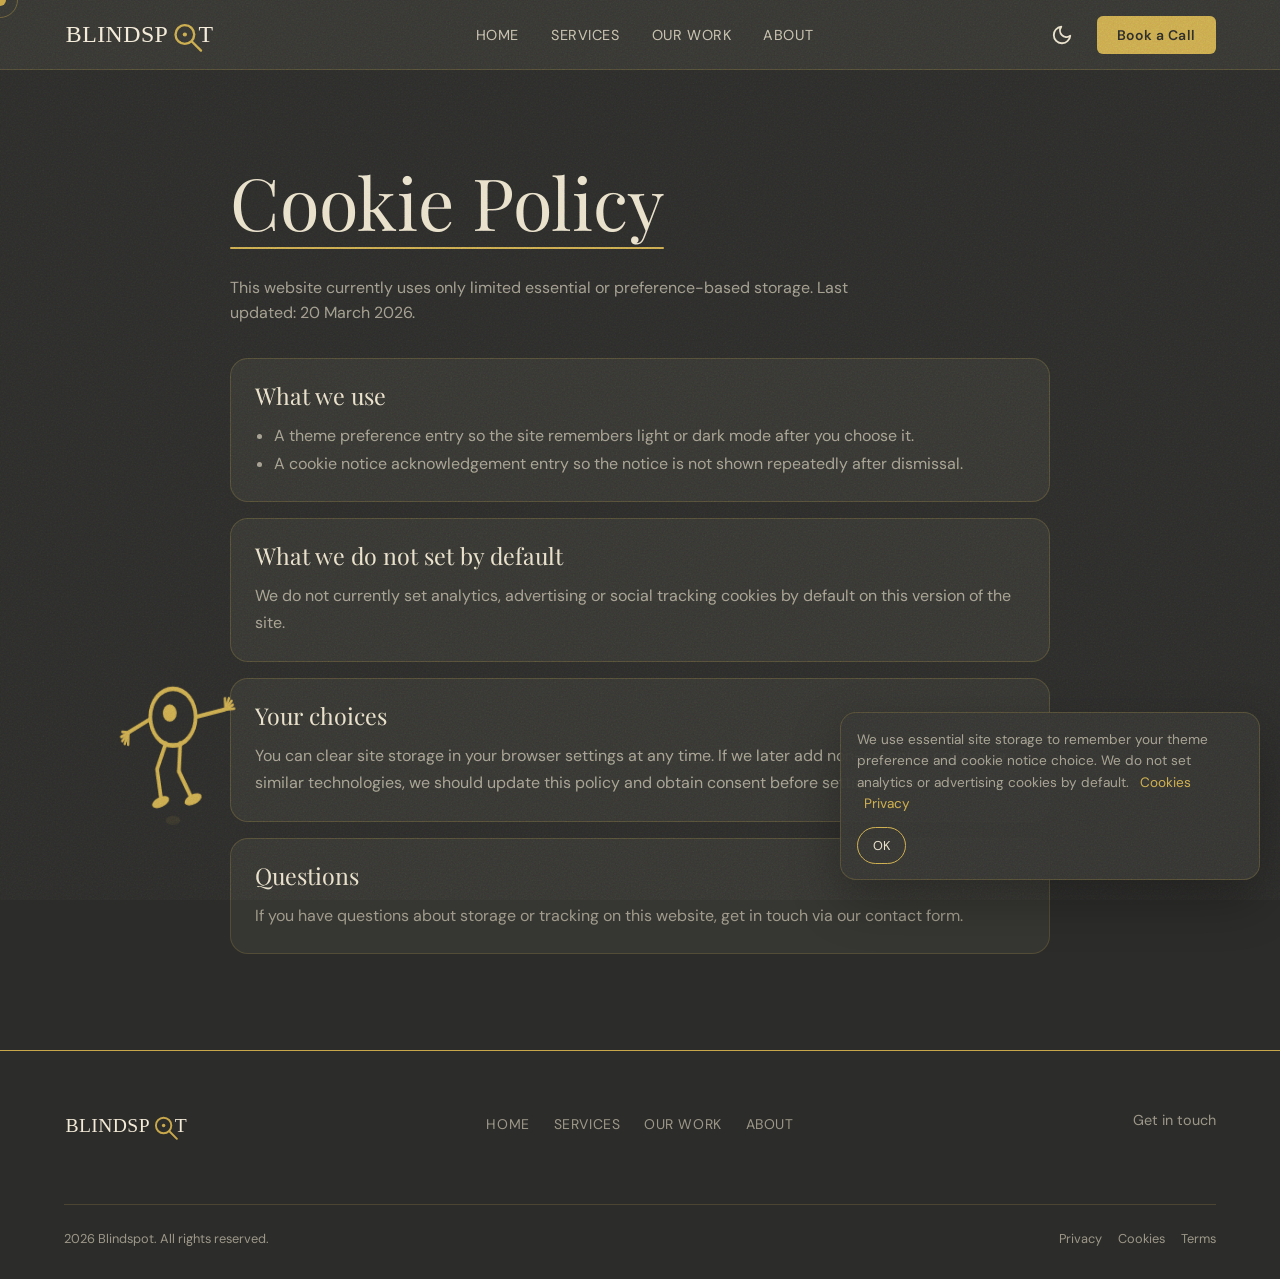
<file: cookies.html>
<!DOCTYPE html>
<html lang="en">
<head>
  <meta charset="UTF-8">
  <meta name="viewport" content="width=device-width, initial-scale=1.0">
  <title>Cookie Policy | Blindspot</title>
  <meta name="description" content="Blindspot cookie policy explaining the limited cookies and similar storage used on this website.">
  <link rel="icon" type="image/svg+xml" href="favicon.svg">
  <link rel="stylesheet" href="styles.css">
  <link rel="stylesheet" href="mascot.css">
</head>
<body>
  <div class="cursor" id="cursor"></div>
  <div class="cursor-ring" id="cursorRing"></div>
  <header class="navbar">
    <a href="index.html" class="nav-logo" aria-label="Blindspot home">
      <span class="brand-logo-stack" aria-hidden="true">
        <img src="uploads/logo-dark.svg" alt="" class="brand-logo-image logo-dark">
        <img src="uploads/logo-light.svg" alt="" class="brand-logo-image logo-light">
      </span>
    </a>
    <nav aria-label="Primary navigation">
      <ul class="nav-links">
        <li><a href="index.html" class="nav-link">Home</a></li>
        <li><a href="services.html" class="nav-link">Services</a></li>
        <li><a href="work.html" class="nav-link">Our Work</a></li>
        <li><a href="about.html" class="nav-link">About</a></li>
      </ul>
    </nav>
    <div class="nav-actions">
      <button class="theme-toggle" aria-label="Toggle theme"></button>
      <button class="btn-book" data-modal="book">Book a Call</button>
      <button class="hamburger" aria-label="Open menu" aria-expanded="false">
        <svg width="24" height="24" viewBox="0 0 24 24" fill="none" stroke="currentColor" stroke-width="2">
          <line x1="3" y1="6" x2="21" y2="6"></line>
          <line x1="3" y1="12" x2="21" y2="12"></line>
          <line x1="3" y1="18" x2="21" y2="18"></line>
        </svg>
      </button>
    </div>
  </header>

  <div class="mobile-overlay"></div>
  <div class="mobile-menu">
    <button class="mobile-close" aria-label="Close menu">
      <svg width="24" height="24" viewBox="0 0 24 24" fill="none" stroke="currentColor" stroke-width="2">
        <line x1="18" y1="6" x2="6" y2="18"></line>
        <line x1="6" y1="6" x2="18" y2="18"></line>
      </svg>
    </button>
    <ul class="mobile-nav-links">
      <li><a href="index.html">Home</a></li>
      <li><a href="services.html">Services</a></li>
      <li><a href="work.html">Our Work</a></li>
      <li><a href="about.html">About</a></li>
    </ul>
    <button class="btn-primary mobile-book-btn" data-modal="book">Book a Call</button>
  </div>

  <main class="legal-page">
    <div class="legal-shell">
      <h1 class="page-hero-heading fade-up">Cookie Policy</h1>
      <p class="legal-intro fade-up" data-delay="1">This website currently uses only limited essential or preference-based storage. Last updated: 20 March 2026.</p>

      <section class="legal-card fade-up" data-delay="1">
        <h2>What we use</h2>
        <ul>
          <li>A theme preference entry so the site remembers light or dark mode after you choose it.</li>
          <li>A cookie notice acknowledgement entry so the notice is not shown repeatedly after dismissal.</li>
        </ul>
      </section>

      <section class="legal-card fade-up" data-delay="2">
        <h2>What we do not set by default</h2>
        <p>We do not currently set analytics, advertising or social tracking cookies by default on this version of the site.</p>
      </section>

      <section class="legal-card fade-up" data-delay="3">
        <h2>Your choices</h2>
        <p>You can clear site storage in your browser settings at any time. If we later add non-essential cookies or similar technologies, we should update this policy and obtain consent before setting them.</p>
      </section>

      <section class="legal-card fade-up">
        <h2>Questions</h2>
        <p>If you have questions about storage or tracking on this website, <button class="footer-email" data-modal="book" style="display:inline;font-size:inherit;">get in touch via our contact form</button>.</p>
      </section>
    </div>
  </main>

  <footer class="site-footer">
    <div class="footer-grid">
      <div class="footer-brand">
        <a href="index.html" class="nav-logo footer-logo" aria-label="Blindspot home">
          <span class="brand-logo-stack" aria-hidden="true">
            <img src="uploads/logo-dark.svg" alt="" class="brand-logo-image logo-dark">
            <img src="uploads/logo-light.svg" alt="" class="brand-logo-image logo-light">
          </span>
        </a>
      </div>
      <nav aria-label="Footer navigation">
        <ul class="footer-links">
          <li><a href="index.html">Home</a></li>
          <li><a href="services.html">Services</a></li>
          <li><a href="work.html">Our Work</a></li>
          <li><a href="about.html">About</a></li>
        </ul>
      </nav>
      <div class="footer-contact">
        <button class="footer-email" data-modal="book">Get in touch</button>
      </div>
    </div>
    <div class="footer-bottom">
      <span>2026 Blindspot. All rights reserved.</span>
      <div class="footer-meta-links">
        <a href="privacy.html">Privacy</a>
        <a href="cookies.html">Cookies</a>
        <a href="terms.html">Terms</a>
      </div>
    </div>
  </footer>

  <div class="modal-overlay" id="modal-book" role="dialog" aria-modal="true" aria-labelledby="modal-book-heading">
    <div class="modal-box">
      <button class="modal-close" aria-label="Close modal">
        <svg width="20" height="20" viewBox="0 0 20 20" fill="none">
          <line x1="15" y1="5" x2="5" y2="15" stroke="currentColor" stroke-width="2" stroke-linecap="round"/>
          <line x1="5" y1="5" x2="15" y2="15" stroke="currentColor" stroke-width="2" stroke-linecap="round"/>
        </svg>
      </button>
      <div id="success-book" class="form-success">
        <p>We have got your details. Expect to hear from us soon.</p>
      </div>
      <form id="form-book" novalidate>
        <h2 class="modal-heading" id="modal-book-heading">Let's talk.</h2>
        <p class="modal-subtext">Tell us a little about yourself and we will be in touch to arrange a call.</p>
        <div class="form-group">
          <label for="book-name">Full name</label>
          <input type="text" id="book-name" name="fullName" required placeholder="Your full name">
        </div>
        <div class="form-group">
          <label for="book-email">Email address</label>
          <input type="email" id="book-email" name="email" required placeholder="you@company.com">
        </div>
        <div class="form-group">
          <label for="book-business">Business name</label>
          <input type="text" id="book-business" name="businessName" required placeholder="Your business">
        </div>
        <div class="form-group">
          <label for="book-industry">Industry</label>
          <select id="book-industry" name="industry" required>
            <option value="" disabled selected>Select your industry</option>
            <option>Food and Beverage</option>
            <option>Retail</option>
            <option>Professional Services</option>
            <option>Health and Wellness</option>
            <option>Technology</option>
            <option>Hospitality</option>
            <option>Other</option>
          </select>
        </div>
        <div class="form-group">
          <label for="book-services">Selected services</label>
          <select id="book-services" name="selectedServices">
            <option value="" selected>No specific service yet</option>
            <option>Instagram Management</option>
            <option>LinkedIn Management</option>
            <option>TikTok Management</option>
            <option>Facebook Management</option>
            <option>Short-Form Video Production</option>
            <option>Static Graphic Design</option>
            <option>UGC Campaign Coordination</option>
            <option>Caption Copywriting</option>
            <option>Hashtag Strategy</option>
            <option>Google SEO</option>
            <option>AI Search Optimisation</option>
            <option>Google Business Profile Management</option>
            <option>Blog Content Writing</option>
            <option>Website Audit and Recommendations</option>
            <option>Meta Ads Management</option>
            <option>Google Ads Management</option>
            <option>Ad Creative Production</option>
            <option>Retargeting Campaigns</option>
            <option>Monthly Performance Report</option>
            <option>Bi-weekly Strategy Call</option>
            <option>Weekly Strategy Call</option>
            <option>Competitor Analysis</option>
            <option>Brand Audit</option>
          </select>
        </div>
        <div class="form-group">
          <label for="book-notes">Anything you'd like us to know?</label>
          <textarea id="book-notes" name="notes" placeholder="Tell us about your goals, challenges, or anything else on your mind..."></textarea>
        </div>
        <div class="form-consent">
          <input type="checkbox" id="book-consent" name="policyAcknowledged" value="yes" required>
          <label for="book-consent">I have read the <a href="privacy.html" target="_blank" rel="noopener noreferrer">Privacy Policy</a> and <a href="terms.html" target="_blank" rel="noopener noreferrer">Terms of Use</a>.</label>
        </div>
        <p class="form-error" style="display:none;"></p>
        <button type="submit" class="btn-primary" style="width:100%;">Send it over</button>
      </form>
    </div>
  </div>

  <script src="main.js"></script>
  <script src="mascot.js"></script>
</body>
</html>
</file>
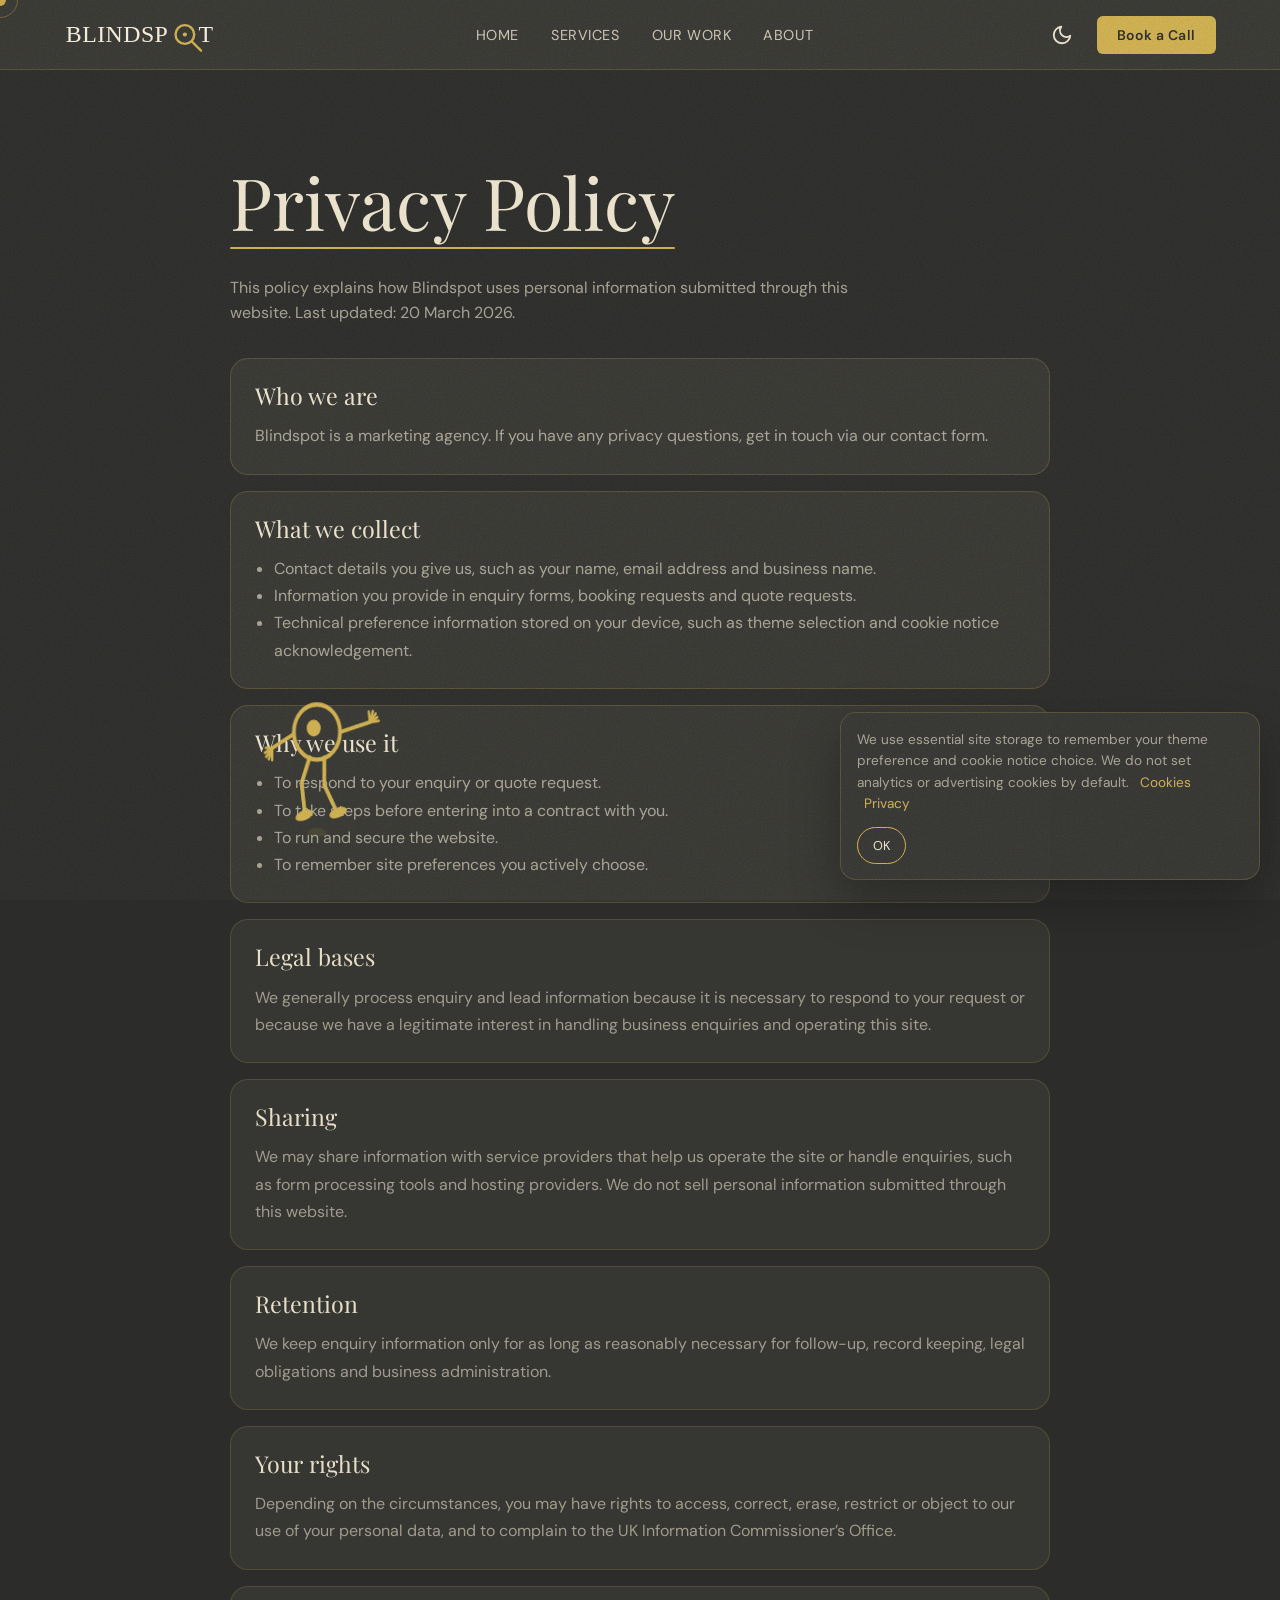
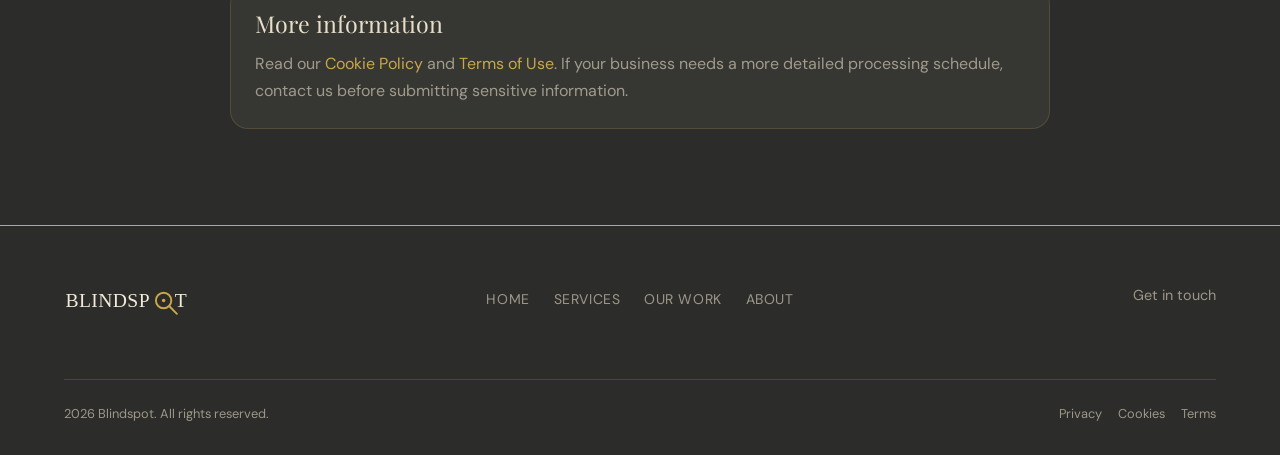
<file: privacy.html>
<!DOCTYPE html>
<html lang="en">
<head>
  <meta charset="UTF-8">
  <meta name="viewport" content="width=device-width, initial-scale=1.0">
  <title>Privacy Policy | Blindspot</title>
  <meta name="description" content="Blindspot privacy policy explaining what personal data we collect, why we collect it, and your rights.">
  <link rel="icon" type="image/svg+xml" href="favicon.svg">
  <link rel="stylesheet" href="styles.css">
  <link rel="stylesheet" href="mascot.css">
</head>
<body>
  <div class="cursor" id="cursor"></div>
  <div class="cursor-ring" id="cursorRing"></div>

  <header class="navbar">
    <a href="index.html" class="nav-logo" aria-label="Blindspot home">
      <span class="brand-logo-stack" aria-hidden="true">
        <img src="uploads/logo-dark.svg" alt="" class="brand-logo-image logo-dark">
        <img src="uploads/logo-light.svg" alt="" class="brand-logo-image logo-light">
      </span>
    </a>
    <nav aria-label="Primary navigation">
      <ul class="nav-links">
        <li><a href="index.html" class="nav-link">Home</a></li>
        <li><a href="services.html" class="nav-link">Services</a></li>
        <li><a href="work.html" class="nav-link">Our Work</a></li>
        <li><a href="about.html" class="nav-link">About</a></li>
      </ul>
    </nav>
    <div class="nav-actions">
      <button class="theme-toggle" aria-label="Toggle theme"></button>
      <button class="btn-book" data-modal="book">Book a Call</button>
      <button class="hamburger" aria-label="Open menu" aria-expanded="false">
        <svg width="24" height="24" viewBox="0 0 24 24" fill="none" stroke="currentColor" stroke-width="2">
          <line x1="3" y1="6" x2="21" y2="6"></line>
          <line x1="3" y1="12" x2="21" y2="12"></line>
          <line x1="3" y1="18" x2="21" y2="18"></line>
        </svg>
      </button>
    </div>
  </header>

  <div class="mobile-overlay"></div>
  <div class="mobile-menu">
    <button class="mobile-close" aria-label="Close menu">
      <svg width="24" height="24" viewBox="0 0 24 24" fill="none" stroke="currentColor" stroke-width="2">
        <line x1="18" y1="6" x2="6" y2="18"></line>
        <line x1="6" y1="6" x2="18" y2="18"></line>
      </svg>
    </button>
    <ul class="mobile-nav-links">
      <li><a href="index.html">Home</a></li>
      <li><a href="services.html">Services</a></li>
      <li><a href="work.html">Our Work</a></li>
      <li><a href="about.html">About</a></li>
    </ul>
    <button class="btn-primary mobile-book-btn" data-modal="book">Book a Call</button>
  </div>

  <main class="legal-page">
    <div class="legal-shell">
      <h1 class="page-hero-heading fade-up">Privacy Policy</h1>
      <p class="legal-intro fade-up" data-delay="1">This policy explains how Blindspot uses personal information submitted through this website. Last updated: 20 March 2026.</p>

      <section class="legal-card fade-up" data-delay="1">
        <h2>Who we are</h2>
        <p>Blindspot is a marketing agency. If you have any privacy questions, <button class="footer-email" data-modal="book" style="display:inline;font-size:inherit;">get in touch via our contact form</button>.</p>
      </section>

      <section class="legal-card fade-up" data-delay="2">
        <h2>What we collect</h2>
        <ul>
          <li>Contact details you give us, such as your name, email address and business name.</li>
          <li>Information you provide in enquiry forms, booking requests and quote requests.</li>
          <li>Technical preference information stored on your device, such as theme selection and cookie notice acknowledgement.</li>
        </ul>
      </section>

      <section class="legal-card fade-up" data-delay="3">
        <h2>Why we use it</h2>
        <ul>
          <li>To respond to your enquiry or quote request.</li>
          <li>To take steps before entering into a contract with you.</li>
          <li>To run and secure the website.</li>
          <li>To remember site preferences you actively choose.</li>
        </ul>
      </section>

      <section class="legal-card fade-up">
        <h2>Legal bases</h2>
        <p>We generally process enquiry and lead information because it is necessary to respond to your request or because we have a legitimate interest in handling business enquiries and operating this site.</p>
      </section>

      <section class="legal-card fade-up" data-delay="1">
        <h2>Sharing</h2>
        <p>We may share information with service providers that help us operate the site or handle enquiries, such as form processing tools and hosting providers. We do not sell personal information submitted through this website.</p>
      </section>

      <section class="legal-card fade-up" data-delay="2">
        <h2>Retention</h2>
        <p>We keep enquiry information only for as long as reasonably necessary for follow-up, record keeping, legal obligations and business administration.</p>
      </section>

      <section class="legal-card fade-up" data-delay="3">
        <h2>Your rights</h2>
        <p>Depending on the circumstances, you may have rights to access, correct, erase, restrict or object to our use of your personal data, and to complain to the UK Information Commissioner’s Office.</p>
      </section>

      <section class="legal-card fade-up">
        <h2>More information</h2>
        <p>Read our <a href="cookies.html">Cookie Policy</a> and <a href="terms.html">Terms of Use</a>. If your business needs a more detailed processing schedule, contact us before submitting sensitive information.</p>
      </section>
    </div>
  </main>

  <footer class="site-footer">
    <div class="footer-grid">
      <div class="footer-brand">
        <a href="index.html" class="nav-logo footer-logo" aria-label="Blindspot home">
          <span class="brand-logo-stack" aria-hidden="true">
            <img src="uploads/logo-dark.svg" alt="" class="brand-logo-image logo-dark">
            <img src="uploads/logo-light.svg" alt="" class="brand-logo-image logo-light">
          </span>
        </a>
      </div>
      <nav aria-label="Footer navigation">
        <ul class="footer-links">
          <li><a href="index.html">Home</a></li>
          <li><a href="services.html">Services</a></li>
          <li><a href="work.html">Our Work</a></li>
          <li><a href="about.html">About</a></li>
        </ul>
      </nav>
      <div class="footer-contact">
        <button class="footer-email" data-modal="book">Get in touch</button>
      </div>
    </div>
    <div class="footer-bottom">
      <span>2026 Blindspot. All rights reserved.</span>
      <div class="footer-meta-links">
        <a href="privacy.html">Privacy</a>
        <a href="cookies.html">Cookies</a>
        <a href="terms.html">Terms</a>
      </div>
    </div>
  </footer>

  <div class="modal-overlay" id="modal-book" role="dialog" aria-modal="true" aria-labelledby="modal-book-heading">
    <div class="modal-box">
      <button class="modal-close" aria-label="Close modal">
        <svg width="20" height="20" viewBox="0 0 20 20" fill="none">
          <line x1="15" y1="5" x2="5" y2="15" stroke="currentColor" stroke-width="2" stroke-linecap="round"/>
          <line x1="5" y1="5" x2="15" y2="15" stroke="currentColor" stroke-width="2" stroke-linecap="round"/>
        </svg>
      </button>
      <div id="success-book" class="form-success">
        <p>We have got your details. Expect to hear from us soon.</p>
      </div>
      <form id="form-book" novalidate>
        <h2 class="modal-heading" id="modal-book-heading">Let's talk.</h2>
        <p class="modal-subtext">Tell us a little about yourself and we will be in touch to arrange a call.</p>
        <div class="form-group">
          <label for="book-name">Full name</label>
          <input type="text" id="book-name" name="fullName" required placeholder="Your full name">
        </div>
        <div class="form-group">
          <label for="book-email">Email address</label>
          <input type="email" id="book-email" name="email" required placeholder="you@company.com">
        </div>
        <div class="form-group">
          <label for="book-business">Business name</label>
          <input type="text" id="book-business" name="businessName" required placeholder="Your business">
        </div>
        <div class="form-group">
          <label for="book-industry">Industry</label>
          <select id="book-industry" name="industry" required>
            <option value="" disabled selected>Select your industry</option>
            <option>Food and Beverage</option>
            <option>Retail</option>
            <option>Professional Services</option>
            <option>Health and Wellness</option>
            <option>Technology</option>
            <option>Hospitality</option>
            <option>Other</option>
          </select>
        </div>
        <div class="form-group">
          <label for="book-services">Selected services</label>
          <select id="book-services" name="selectedServices">
            <option value="" selected>No specific service yet</option>
            <option>Instagram Management</option>
            <option>LinkedIn Management</option>
            <option>TikTok Management</option>
            <option>Facebook Management</option>
            <option>Short-Form Video Production</option>
            <option>Static Graphic Design</option>
            <option>UGC Campaign Coordination</option>
            <option>Caption Copywriting</option>
            <option>Hashtag Strategy</option>
            <option>Google SEO</option>
            <option>AI Search Optimisation</option>
            <option>Google Business Profile Management</option>
            <option>Blog Content Writing</option>
            <option>Website Audit and Recommendations</option>
            <option>Meta Ads Management</option>
            <option>Google Ads Management</option>
            <option>Ad Creative Production</option>
            <option>Retargeting Campaigns</option>
            <option>Monthly Performance Report</option>
            <option>Bi-weekly Strategy Call</option>
            <option>Weekly Strategy Call</option>
            <option>Competitor Analysis</option>
            <option>Brand Audit</option>
          </select>
        </div>
        <div class="form-group">
          <label for="book-notes">Anything you'd like us to know?</label>
          <textarea id="book-notes" name="notes" placeholder="Tell us about your goals, challenges, or anything else on your mind..."></textarea>
        </div>
        <div class="form-consent">
          <input type="checkbox" id="book-consent" name="policyAcknowledged" value="yes" required>
          <label for="book-consent">I have read the <a href="privacy.html" target="_blank" rel="noopener noreferrer">Privacy Policy</a> and <a href="terms.html" target="_blank" rel="noopener noreferrer">Terms of Use</a>.</label>
        </div>
        <p class="form-error" style="display:none;"></p>
        <button type="submit" class="btn-primary" style="width:100%;">Send it over</button>
      </form>
    </div>
  </div>

  <script src="main.js"></script>
  <script src="mascot.js"></script>
</body>
</html>
</file>
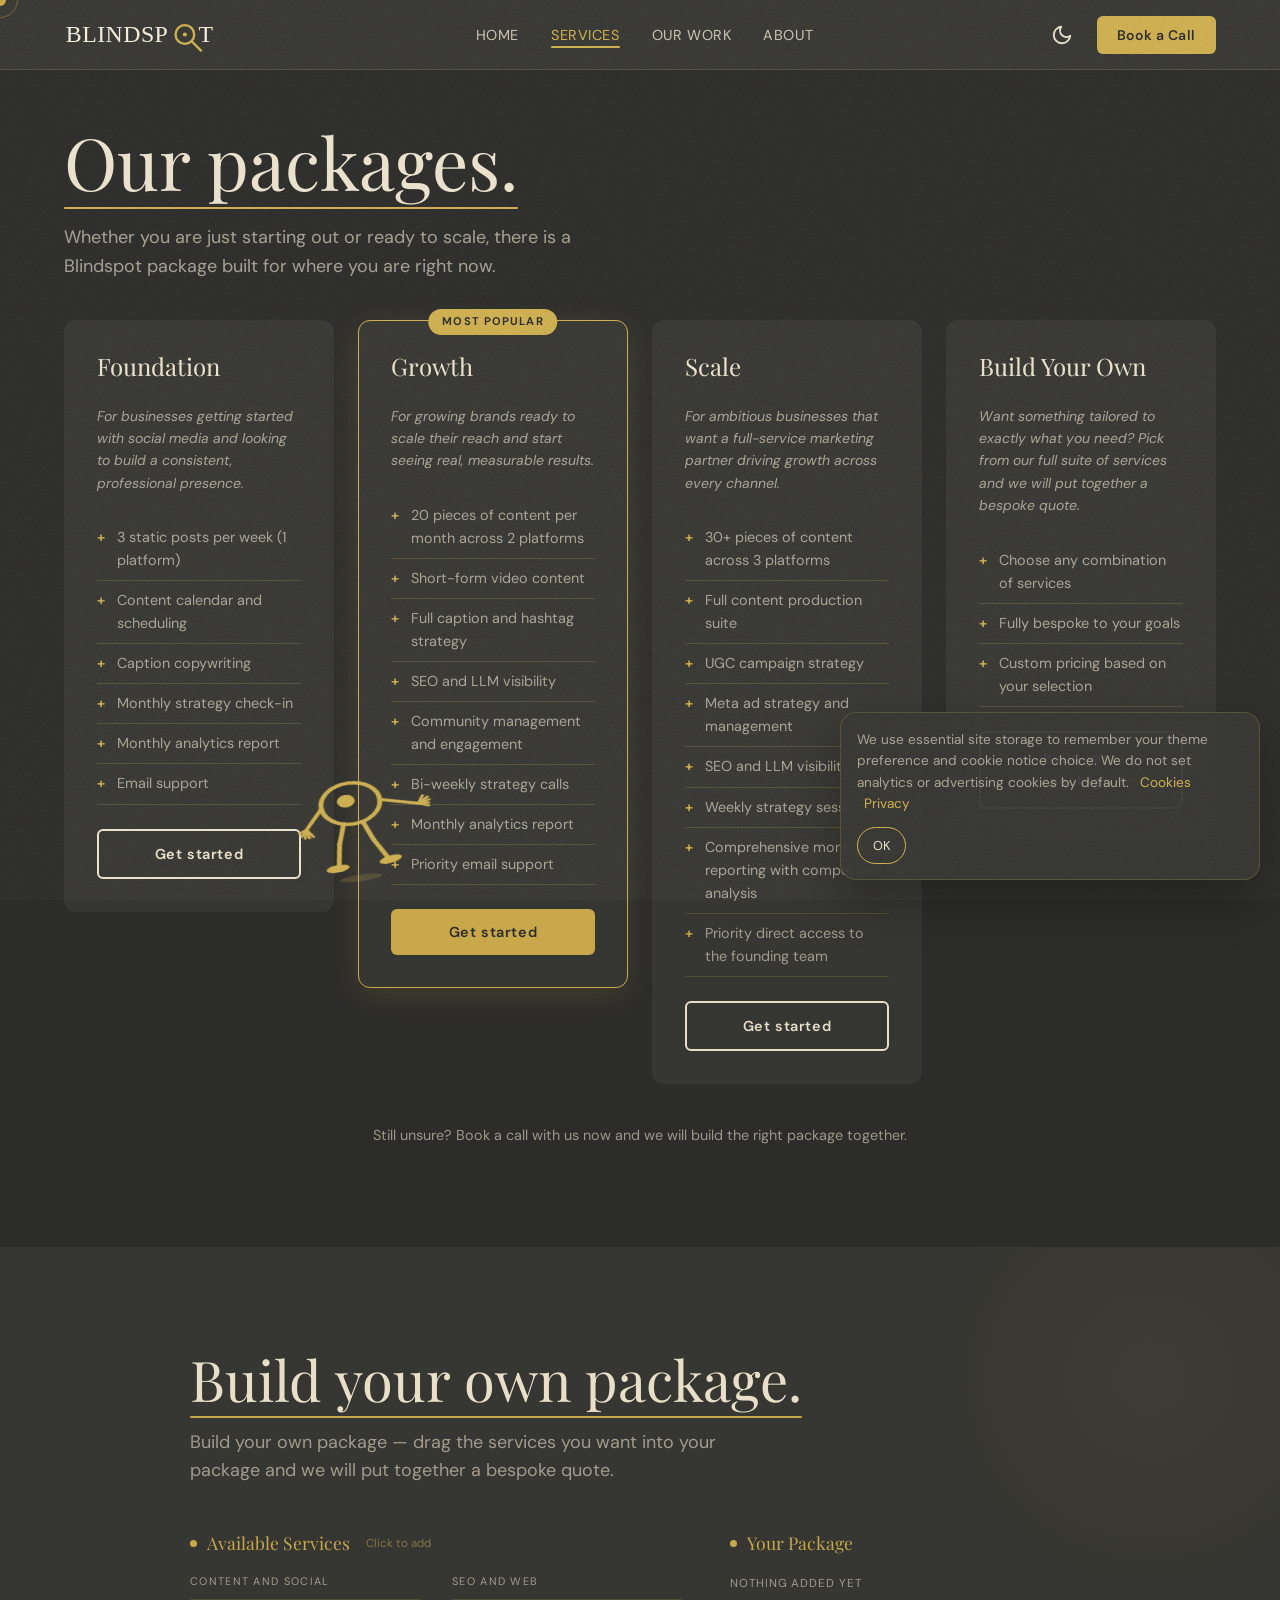
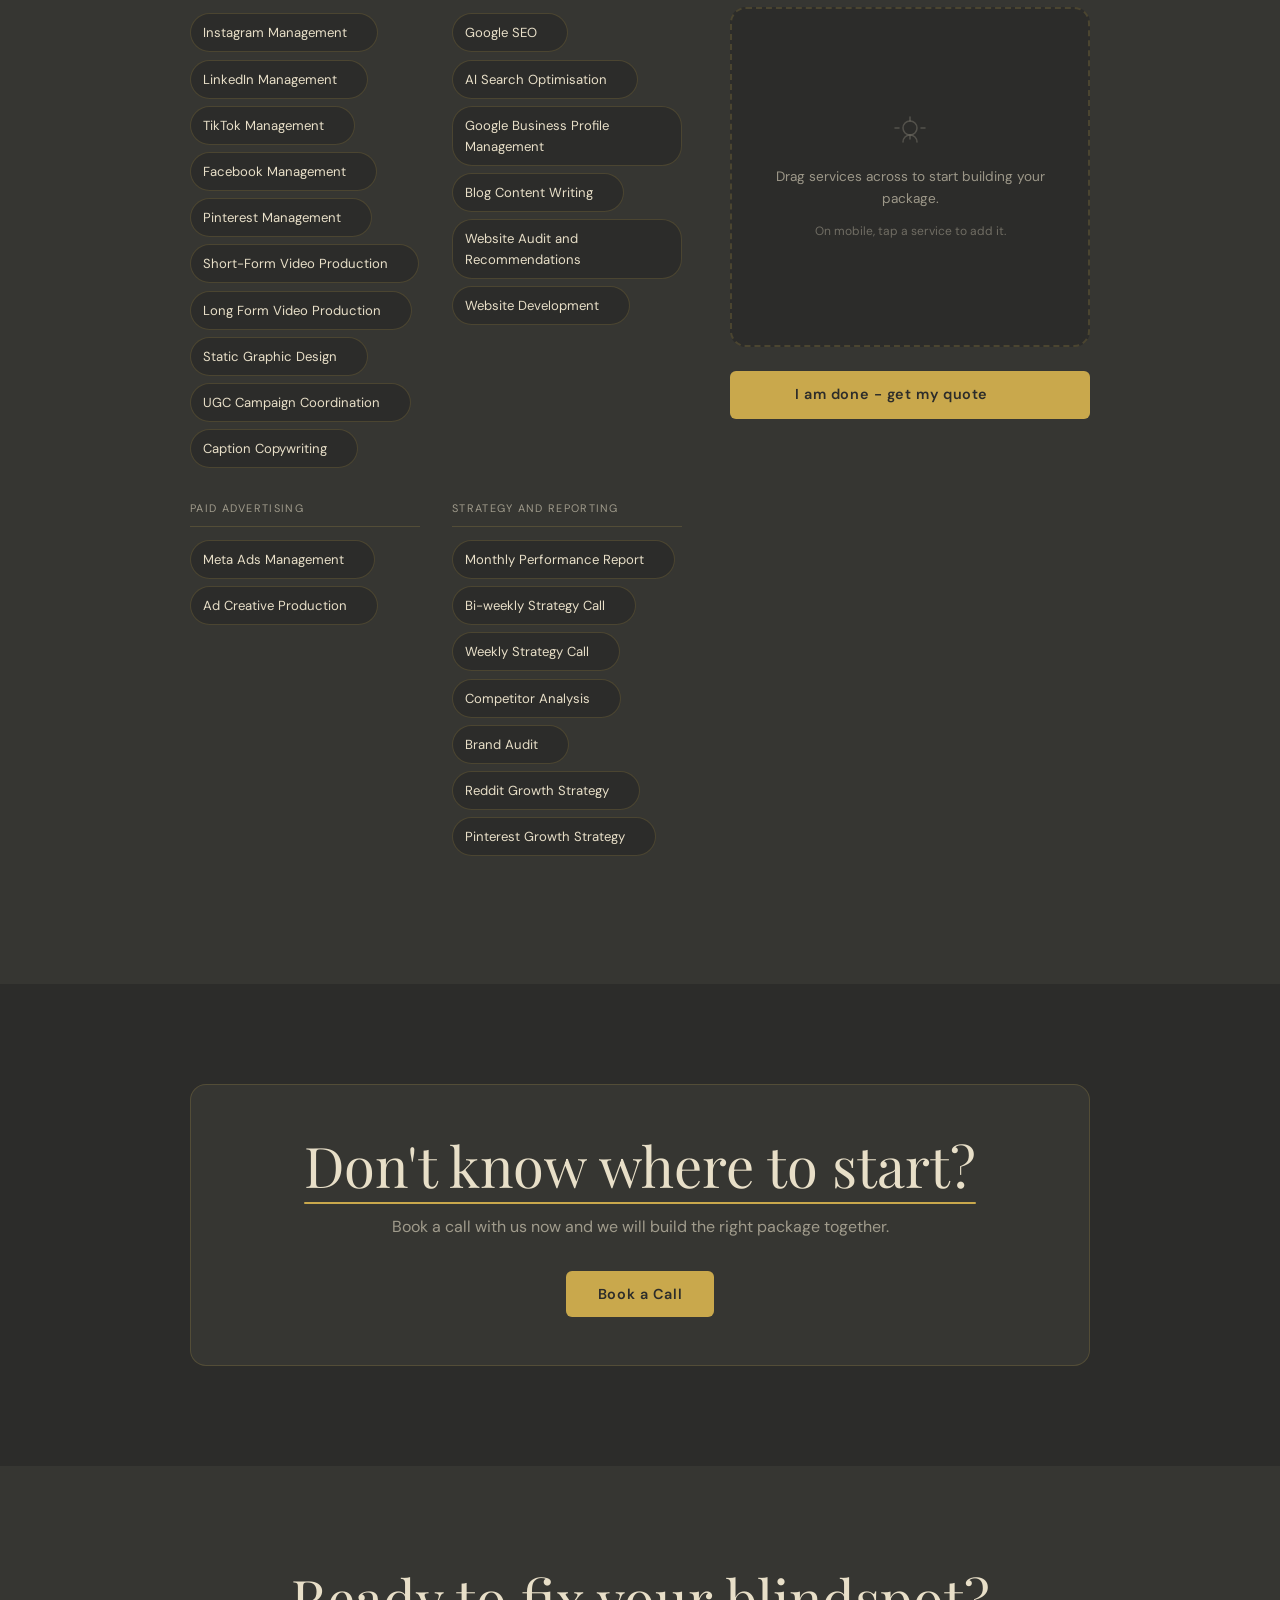
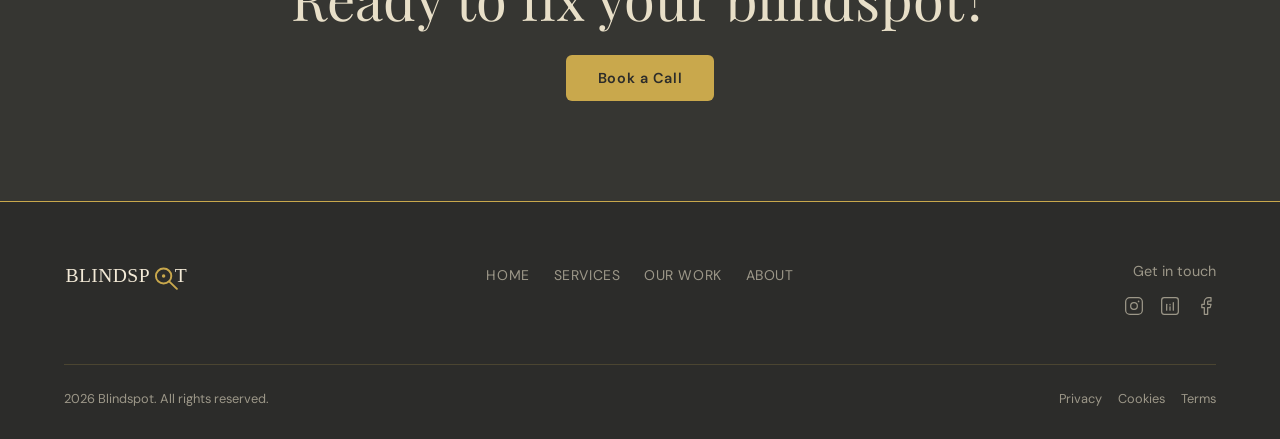
<file: services.html>
<!DOCTYPE html>
<html lang="en">
<head>
  <meta charset="UTF-8">
  <meta name="viewport" content="width=device-width, initial-scale=1.0">
  <title>Services - Blindspot</title>
  <meta name="description" content="Explore Blindspot's service packages. From starter social management to full-scale growth retainers, or build your own bespoke package.">
  <link rel="icon" type="image/svg+xml" href="favicon.svg">
  <link rel="stylesheet" href="styles.css">
  <link rel="stylesheet" href="mascot.css">
  <link rel="preconnect" href="https://fonts.googleapis.com">
  <link rel="preconnect" href="https://fonts.gstatic.com" crossorigin>
  <link href="https://fonts.googleapis.com/css2?family=DM+Sans:ital,opsz,wght@0,9..40,300;0,9..40,400;0,9..40,500;0,9..40,600;1,9..40,300&family=Playfair+Display:ital,wght@0,400;0,500;0,600;0,700;1,400;1,500&display=swap" rel="stylesheet">
</head>
<body>

  <!-- Custom Cursor -->
  <div class="cursor" id="cursor"></div>
  <div class="cursor-ring" id="cursorRing"></div>

  <!-- Navbar -->
  <nav class="navbar" role="navigation" aria-label="Main navigation">
    <a href="index.html" class="nav-logo" aria-label="Blindspot home">
      <span class="brand-logo-stack" aria-hidden="true">
        <img src="uploads/logo-dark.svg" alt="" class="brand-logo-image logo-dark">
        <img src="uploads/logo-light.svg" alt="" class="brand-logo-image logo-light">
      </span>
    </a>
    <ul class="nav-links" role="list">
      <li><a href="index.html" class="nav-link">Home</a></li>
      <li><a href="services.html" class="nav-link">Services</a></li>
      <li><a href="work.html" class="nav-link">Our Work</a></li>
      <li><a href="about.html" class="nav-link">About</a></li>
    </ul>
    <div class="nav-actions">
      <button class="theme-toggle" aria-label="Toggle theme"></button>
      <button class="btn-book" data-modal="book">Book a Call</button>
      <button class="hamburger" aria-label="Open menu" aria-expanded="false">
        <svg width="24" height="24" viewBox="0 0 24 24" fill="none">
          <line x1="3" y1="6" x2="21" y2="6" stroke="currentColor" stroke-width="2" stroke-linecap="round"/>
          <line x1="3" y1="12" x2="21" y2="12" stroke="currentColor" stroke-width="2" stroke-linecap="round"/>
          <line x1="3" y1="18" x2="21" y2="18" stroke="currentColor" stroke-width="2" stroke-linecap="round"/>
        </svg>
      </button>
    </div>
  </nav>

  <!-- Mobile menu overlay -->
  <div class="mobile-overlay"></div>
  <div class="mobile-menu" role="dialog" aria-label="Navigation menu">
    <button class="mobile-close" aria-label="Close menu">
      <svg width="24" height="24" viewBox="0 0 24 24" fill="none">
        <line x1="18" y1="6" x2="6" y2="18" stroke="currentColor" stroke-width="2" stroke-linecap="round"/>
        <line x1="6" y1="6" x2="18" y2="18" stroke="currentColor" stroke-width="2" stroke-linecap="round"/>
      </svg>
    </button>
    <ul class="mobile-nav-links" role="list">
      <li><a href="index.html" class="nav-link">Home</a></li>
      <li><a href="services.html" class="nav-link">Services</a></li>
      <li><a href="work.html" class="nav-link">Our Work</a></li>
      <li><a href="about.html" class="nav-link">About</a></li>
    </ul>
    <button class="btn-primary mobile-book-btn" data-modal="book">Book a Call</button>
  </div>

  <!-- Packages Section -->
  <section class="section" style="padding-top:120px;">
    <h1 class="page-hero-heading fade-up" style="margin-bottom:1.25rem;">Our packages.</h1>
    <p class="page-hero-subtext fade-up" style="margin-bottom:2.5rem;" data-delay="1">Whether you are just starting out or ready to scale, there is a Blindspot package built for where you are right now.</p>
    <div class="pricing-grid">

      <!-- Foundation -->
      <div class="pricing-card fade-up">
        <h3 class="pricing-tier">Foundation</h3>
        <p class="pricing-best-for">For businesses getting started with social media and looking to build a consistent, professional presence.</p>
        <ul class="pricing-features">
          <li>3 static posts per week (1 platform)</li>
          <li>Content calendar and scheduling</li>
          <li>Caption copywriting</li>
          <li>Monthly strategy check-in</li>
          <li>Monthly analytics report</li>
          <li>Email support</li>
        </ul>
        <button class="btn-outline" data-modal="book">Get started</button>
      </div>

      <!-- Growth - Featured -->
      <div class="pricing-card featured fade-up" data-delay="1">
        <span class="pricing-badge">Most Popular</span>
        <h3 class="pricing-tier">Growth</h3>
        <p class="pricing-best-for">For growing brands ready to scale their reach and start seeing real, measurable results.</p>
        <ul class="pricing-features">
          <li>20 pieces of content per month across 2 platforms</li>
          <li>Short-form video content</li>
          <li>Full caption and hashtag strategy</li>
          <li>SEO and LLM visibility</li>
          <li>Community management and engagement</li>
          <li>Bi-weekly strategy calls</li>
          <li>Monthly analytics report</li>
          <li>Priority email support</li>
        </ul>
        <button class="btn-primary" data-modal="book">Get started</button>
      </div>

      <!-- Scale -->
      <div class="pricing-card fade-up" data-delay="2">
        <h3 class="pricing-tier">Scale</h3>
        <p class="pricing-best-for">For ambitious businesses that want a full-service marketing partner driving growth across every channel.</p>
        <ul class="pricing-features">
          <li>30+ pieces of content across 3 platforms</li>
          <li>Full content production suite</li>
          <li>UGC campaign strategy</li>
          <li>Meta ad strategy and management</li>
          <li>SEO and LLM visibility</li>
          <li>Weekly strategy sessions</li>
          <li>Comprehensive monthly reporting with competitor analysis</li>
          <li>Priority direct access to the founding team</li>
        </ul>
        <button class="btn-outline" data-modal="book">Get started</button>
      </div>

      <!-- Build Your Own -->
      <div class="pricing-card fade-up" data-delay="3">
        <h3 class="pricing-tier">Build Your Own</h3>
        <p class="pricing-best-for">Want something tailored to exactly what you need? Pick from our full suite of services and we will put together a bespoke quote.</p>
        <ul class="pricing-features">
          <li>Choose any combination of services</li>
          <li>Fully bespoke to your goals</li>
          <li>Custom pricing based on your selection</li>
        </ul>
        <a href="#builder-section" class="btn-outline" style="text-decoration:none;">Build your package</a>
      </div>

    </div>
    <p class="pricing-note fade-up">Still unsure? Book a call with us now and we will build the right package together.</p>
  </section>

  <!-- Build Your Own Section -->
  <section class="section builder-section" id="builder-section">
    <div style="max-width:900px;margin:0 auto;">
      <h2 class="section-heading fade-up">Build your own package.</h2>
      <p class="section-subtext fade-up" data-delay="1">Build your own package — drag the services you want into your package and we will put together a bespoke quote.</p>

      <div class="builder-grid">

        <!-- Left: Available services -->
        <div class="builder-col">
          <h3 class="builder-column-heading">Available Services <span style="font-family:'DM Sans',sans-serif;font-size:0.72rem;font-weight:400;opacity:0.55;margin-left:0.4rem;">Click to add</span></h3>

          <div class="categories-grid">

            <div class="service-category">
              <p class="category-label">Content and Social</p>
              <div class="service-chips">
                <span class="service-chip" draggable="true" data-service="Instagram Management">Instagram Management</span>
                <span class="service-chip" draggable="true" data-service="LinkedIn Management">LinkedIn Management</span>
                <span class="service-chip" draggable="true" data-service="TikTok Management">TikTok Management</span>
                <span class="service-chip" draggable="true" data-service="Facebook Management">Facebook Management</span>
                <span class="service-chip" draggable="true" data-service="Pinterest Management">Pinterest Management</span>
                <span class="service-chip" draggable="true" data-service="Short-Form Video Production">Short-Form Video Production</span>
                <span class="service-chip" draggable="true" data-service="Long Form Video Production">Long Form Video Production</span>
                <span class="service-chip" draggable="true" data-service="Static Graphic Design">Static Graphic Design</span>
                <span class="service-chip" draggable="true" data-service="UGC Campaign Coordination">UGC Campaign Coordination</span>
                <span class="service-chip" draggable="true" data-service="Caption Copywriting">Caption Copywriting</span>
              </div>
            </div>

            <div class="service-category">
              <p class="category-label">SEO and Web</p>
              <div class="service-chips">
                <span class="service-chip" draggable="true" data-service="Google SEO">Google SEO</span>
                <span class="service-chip" draggable="true" data-service="AI Search Optimisation">AI Search Optimisation</span>
                <span class="service-chip" draggable="true" data-service="Google Business Profile Management">Google Business Profile Management</span>
                <span class="service-chip" draggable="true" data-service="Blog Content Writing">Blog Content Writing</span>
                <span class="service-chip" draggable="true" data-service="Website Audit and Recommendations">Website Audit and Recommendations</span>
                <span class="service-chip" draggable="true" data-service="Website Development">Website Development</span>
              </div>
            </div>

            <div class="service-category">
              <p class="category-label">Paid Advertising</p>
              <div class="service-chips">
                <span class="service-chip" draggable="true" data-service="Meta Ads Management">Meta Ads Management</span>
                <span class="service-chip" draggable="true" data-service="Ad Creative Production">Ad Creative Production</span>
              </div>
            </div>

            <div class="service-category">
              <p class="category-label">Strategy and Reporting</p>
              <div class="service-chips">
                <span class="service-chip" draggable="true" data-service="Monthly Performance Report">Monthly Performance Report</span>
                <span class="service-chip" draggable="true" data-service="Bi-weekly Strategy Call">Bi-weekly Strategy Call</span>
                <span class="service-chip" draggable="true" data-service="Weekly Strategy Call">Weekly Strategy Call</span>
                <span class="service-chip" draggable="true" data-service="Competitor Analysis">Competitor Analysis</span>
                <span class="service-chip" draggable="true" data-service="Brand Audit">Brand Audit</span>
                <span class="service-chip" draggable="true" data-service="Reddit Growth Strategy">Reddit Growth Strategy</span>
                <span class="service-chip" draggable="true" data-service="Pinterest Growth Strategy">Pinterest Growth Strategy</span>
              </div>
            </div>

          </div><!-- /categories-grid -->
        </div>

        <!-- Right: Drop zone -->
        <div class="builder-col">
          <h3 class="builder-column-heading">Your Package</h3>
          <div class="package-counter">
            <span class="package-count-label" id="package-count-label">Nothing added yet</span>
          </div>
          <div class="drop-zone" id="drop-zone">
            <div class="drop-zone-hint" id="drop-hint">
              <svg width="36" height="36" viewBox="0 0 36 36" fill="none" stroke="currentColor" stroke-width="1.5" stroke-linecap="round">
                <circle cx="18" cy="14" r="7"/>
                <path d="M11 28c0-3.87 3.13-7 7-7s7 3.13 7 7"/>
                <line x1="18" y1="3" x2="18" y2="7"/>
                <line x1="18" y1="21" x2="18" y2="25"/>
                <line x1="3" y1="14" x2="7" y2="14"/>
                <line x1="29" y1="14" x2="33" y2="14"/>
              </svg>
              <span>Drag services across to start building your package.</span>
              <span style="font-size:0.75rem;opacity:0.6;">On mobile, tap a service to add it.</span>
            </div>
            <div class="selected-chips-container" id="selected-chips"></div>
          </div>
          <button class="btn-primary" id="get-quote-btn" style="margin-top:1.5rem;width:100%;">
            I am done - get my quote
            <span class="quote-count-badge" id="quote-count-badge">0</span>
          </button>
        </div>

      </div>
    </div>
  </section>

  <!-- Don't know where to start -->
  <section class="section">
    <div style="max-width:900px;margin:0 auto;text-align:center;padding:3rem;background:var(--surface);border-radius:1rem;border:1px solid var(--border);">
      <h2 class="section-heading fade-up" style="margin-bottom:1rem;">Don't know where to start?</h2>
      <p style="color:var(--text-muted);margin-bottom:2rem;" class="fade-up" data-delay="1">Book a call with us now and we will build the right package together.</p>
      <button class="btn-primary fade-up" data-delay="2" data-modal="book">Book a Call</button>
    </div>
  </section>

  <!-- Footer CTA -->
  <section class="footer-cta">
    <h2 class="fade-up" style="font-family:'Playfair Display',Georgia,serif;font-size:clamp(2rem,5vw,3.5rem);margin-bottom:1.5rem;">Ready to fix your blindspot?</h2>
    <button class="btn-primary fade-up" data-delay="1" data-modal="book">Book a Call</button>
  </section>

  <!-- Footer -->
  <footer class="site-footer">
    <div class="footer-grid">
      <div class="footer-brand">
        <a href="index.html" class="nav-logo footer-logo" aria-label="Blindspot home">
          <span class="brand-logo-stack" aria-hidden="true">
            <img src="uploads/logo-dark.svg" alt="" class="brand-logo-image logo-dark">
            <img src="uploads/logo-light.svg" alt="" class="brand-logo-image logo-light">
          </span>
        </a>
      </div>
      <nav aria-label="Footer navigation">
        <ul class="footer-links">
          <li><a href="index.html">Home</a></li>
          <li><a href="services.html">Services</a></li>
          <li><a href="work.html">Our Work</a></li>
          <li><a href="about.html">About</a></li>
        </ul>
      </nav>
      <div class="footer-contact">
        <button class="footer-email" data-modal="book">Get in touch</button>
        <div class="footer-social">
          <a href="https://www.instagram.com/theblindspotagency" target="_blank" rel="noopener noreferrer" aria-label="Blindspot on Instagram" class="social-icon">
            <svg width="20" height="20" viewBox="0 0 24 24" fill="none" stroke="currentColor" stroke-width="1.5" stroke-linecap="round" stroke-linejoin="round">
              <rect x="2" y="2" width="20" height="20" rx="5" ry="5"/>
              <circle cx="12" cy="12" r="4"/>
              <circle cx="17.5" cy="6.5" r="1" fill="currentColor" stroke="none"/>
            </svg>
          </a>
          <a href="https://www.linkedin.com/company/blindspotagency" target="_blank" rel="noopener noreferrer" aria-label="Blindspot on LinkedIn" class="social-icon">
            <svg width="20" height="20" viewBox="0 0 24 24" fill="none" stroke="currentColor" stroke-width="1.5" stroke-linecap="round" stroke-linejoin="round">
              <rect x="2" y="2" width="20" height="20" rx="3"/>
              <line x1="8" y1="10" x2="8" y2="17"/>
              <line x1="12" y1="13" x2="12" y2="17"/>
              <line x1="12" y1="10" x2="12" y2="10.5"/>
              <line x1="16" y1="8" x2="16" y2="17"/>
            </svg>
          </a>
          <a href="https://www.facebook.com/profile.php?id=61580712877141" target="_blank" rel="noopener noreferrer" aria-label="Blindspot on Facebook" class="social-icon">
            <svg width="20" height="20" viewBox="0 0 24 24" fill="none" stroke="currentColor" stroke-width="1.5" stroke-linecap="round" stroke-linejoin="round">
              <path d="M18 2h-3a5 5 0 0 0-5 5v3H7v4h3v8h4v-8h3l1-4h-4V7a1 1 0 0 1 1-1h3z"/>
            </svg>
          </a>
        </div>
      </div>
    </div>
    <div class="footer-bottom">
      <span>2026 Blindspot. All rights reserved.</span>
      <div class="footer-meta-links">
        <a href="privacy.html">Privacy</a>
        <a href="cookies.html">Cookies</a>
        <a href="terms.html">Terms</a>
      </div>
    </div>
  </footer>

  <!-- Scroll to top -->
  <button class="scroll-to-top" id="scroll-to-top" aria-label="Scroll to top">
    <svg width="20" height="20" viewBox="0 0 24 24" fill="none" stroke="currentColor" stroke-width="2.5" stroke-linecap="round" stroke-linejoin="round">
      <polyline points="18 15 12 9 6 15"/>
    </svg>
  </button>

  <!-- Book a Call Modal -->
  <div class="modal-overlay" id="modal-book" role="dialog" aria-modal="true" aria-labelledby="modal-book-heading">
    <div class="modal-box">
      <button class="modal-close" aria-label="Close modal">
        <svg width="20" height="20" viewBox="0 0 20 20" fill="none">
          <line x1="15" y1="5" x2="5" y2="15" stroke="currentColor" stroke-width="2" stroke-linecap="round"/>
          <line x1="5" y1="5" x2="15" y2="15" stroke="currentColor" stroke-width="2" stroke-linecap="round"/>
        </svg>
      </button>
      <div id="success-book" class="form-success">
        <p>We have got your details. Expect to hear from us soon.</p>
      </div>
      <form id="form-book" novalidate>
        <h2 class="modal-heading" id="modal-book-heading">Let's talk.</h2>
        <p class="modal-subtext">Tell us a little about yourself and we will be in touch to arrange a call.</p>
        <div class="form-group">
          <label for="book-name">Full name</label>
          <input type="text" id="book-name" name="fullName" required placeholder="Your full name">
        </div>
        <div class="form-group">
          <label for="book-email">Email address</label>
          <input type="email" id="book-email" name="email" required placeholder="you@company.com">
        </div>
        <div class="form-group">
          <label for="book-business">Business name</label>
          <input type="text" id="book-business" name="businessName" required placeholder="Your business">
        </div>
        <div class="form-group">
          <label for="book-industry">Industry</label>
          <select id="book-industry" name="industry" required>
            <option value="" disabled selected>Select your industry</option>
            <option>Food and Beverage</option>
            <option>Retail</option>
            <option>Professional Services</option>
            <option>Health and Wellness</option>
            <option>Technology</option>
            <option>Hospitality</option>
            <option>Other</option>
          </select>
        </div>
        <div class="form-group">
          <label for="book-services">Selected services</label>
          <select id="book-services" name="selectedServices">
            <option value="" selected>No specific service yet</option>
            <option>Instagram Management</option>
            <option>LinkedIn Management</option>
            <option>TikTok Management</option>
            <option>Facebook Management</option>
            <option>Pinterest Management</option>
            <option>Short-Form Video Production</option>
            <option>Long Form Video Production</option>
            <option>Static Graphic Design</option>
            <option>UGC Campaign Coordination</option>
            <option>Caption Copywriting</option>
            <option>Google SEO</option>
            <option>AI Search Optimisation</option>
            <option>Google Business Profile Management</option>
            <option>Blog Content Writing</option>
            <option>Website Audit and Recommendations</option>
            <option>Website Development</option>
            <option>Meta Ads Management</option>
            <option>Ad Creative Production</option>
            <option>Monthly Performance Report</option>
            <option>Bi-weekly Strategy Call</option>
            <option>Weekly Strategy Call</option>
            <option>Competitor Analysis</option>
            <option>Brand Audit</option>
            <option>Reddit Growth Strategy</option>
            <option>Pinterest Growth Strategy</option>
          </select>
        </div>
        <div class="form-group">
          <label for="book-notes">Anything you'd like us to know?</label>
          <textarea id="book-notes" name="notes" placeholder="Tell us about your goals, challenges, or anything else on your mind..."></textarea>
        </div>
        <div class="form-consent">
          <input type="checkbox" id="book-consent" name="policyAcknowledged" value="yes" required>
          <label for="book-consent">I have read the <a href="privacy.html" target="_blank" rel="noopener noreferrer">Privacy Policy</a> and <a href="terms.html" target="_blank" rel="noopener noreferrer">Terms of Use</a>.</label>
        </div>
        <p class="form-error" style="display:none;"></p>
        <button type="submit" class="btn-primary" style="width:100%;">Send it over</button>
      </form>
    </div>
  </div>

  <!-- Quote Modal -->
  <div class="modal-overlay" id="modal-quote" role="dialog" aria-modal="true" aria-labelledby="modal-quote-heading">
    <div class="modal-box">
      <button class="modal-close" aria-label="Close">
        <svg width="20" height="20" viewBox="0 0 20 20" fill="none">
          <line x1="15" y1="5" x2="5" y2="15" stroke="currentColor" stroke-width="2" stroke-linecap="round"/>
          <line x1="5" y1="5" x2="15" y2="15" stroke="currentColor" stroke-width="2" stroke-linecap="round"/>
        </svg>
      </button>
      <div id="success-quote" class="form-success">
        <p>Your selections have been sent. We will be in touch with a tailored quote shortly.</p>
      </div>
      <form id="form-quote" novalidate>
        <h2 class="modal-heading" id="modal-quote-heading">Almost there.</h2>
        <p class="modal-subtext">Drop your details below and we will come back with a bespoke quote based on what you have selected.</p>
        <input type="hidden" id="selected-services-input" name="selectedServices">
        <div class="form-group">
          <label for="quote-name">Full name</label>
          <input type="text" id="quote-name" name="fullName" required placeholder="Your full name">
        </div>
        <div class="form-group">
          <label for="quote-email">Email address</label>
          <input type="email" id="quote-email" name="email" required placeholder="you@company.com">
        </div>
        <div class="form-group">
          <label for="quote-business">Business name</label>
          <input type="text" id="quote-business" name="businessName" required placeholder="Your business">
        </div>
        <div class="form-group">
          <label for="quote-industry">Industry</label>
          <select id="quote-industry" name="industry" required>
            <option value="" disabled selected>Select your industry</option>
            <option>Food and Beverage</option>
            <option>Retail</option>
            <option>Professional Services</option>
            <option>Health and Wellness</option>
            <option>Technology</option>
            <option>Hospitality</option>
            <option>Other</option>
          </select>
        </div>
        <div class="form-group">
          <label for="quote-notes">Anything you'd like us to know?</label>
          <textarea id="quote-notes" name="notes" placeholder="Tell us about your goals, challenges, or anything else on your mind..."></textarea>
        </div>
        <div class="form-consent">
          <input type="checkbox" id="quote-consent" name="policyAcknowledged" value="yes" required>
          <label for="quote-consent">I have read the <a href="privacy.html" target="_blank" rel="noopener noreferrer">Privacy Policy</a> and <a href="terms.html" target="_blank" rel="noopener noreferrer">Terms of Use</a>.</label>
        </div>
        <p class="form-error" style="display:none;"></p>
        <button type="submit" class="btn-primary" style="width:100%;">Send it over</button>
      </form>
    </div>
  </div>

  <script src="main.js"></script>
  <script src="mascot.js"></script>
</body>
</html>
</file>
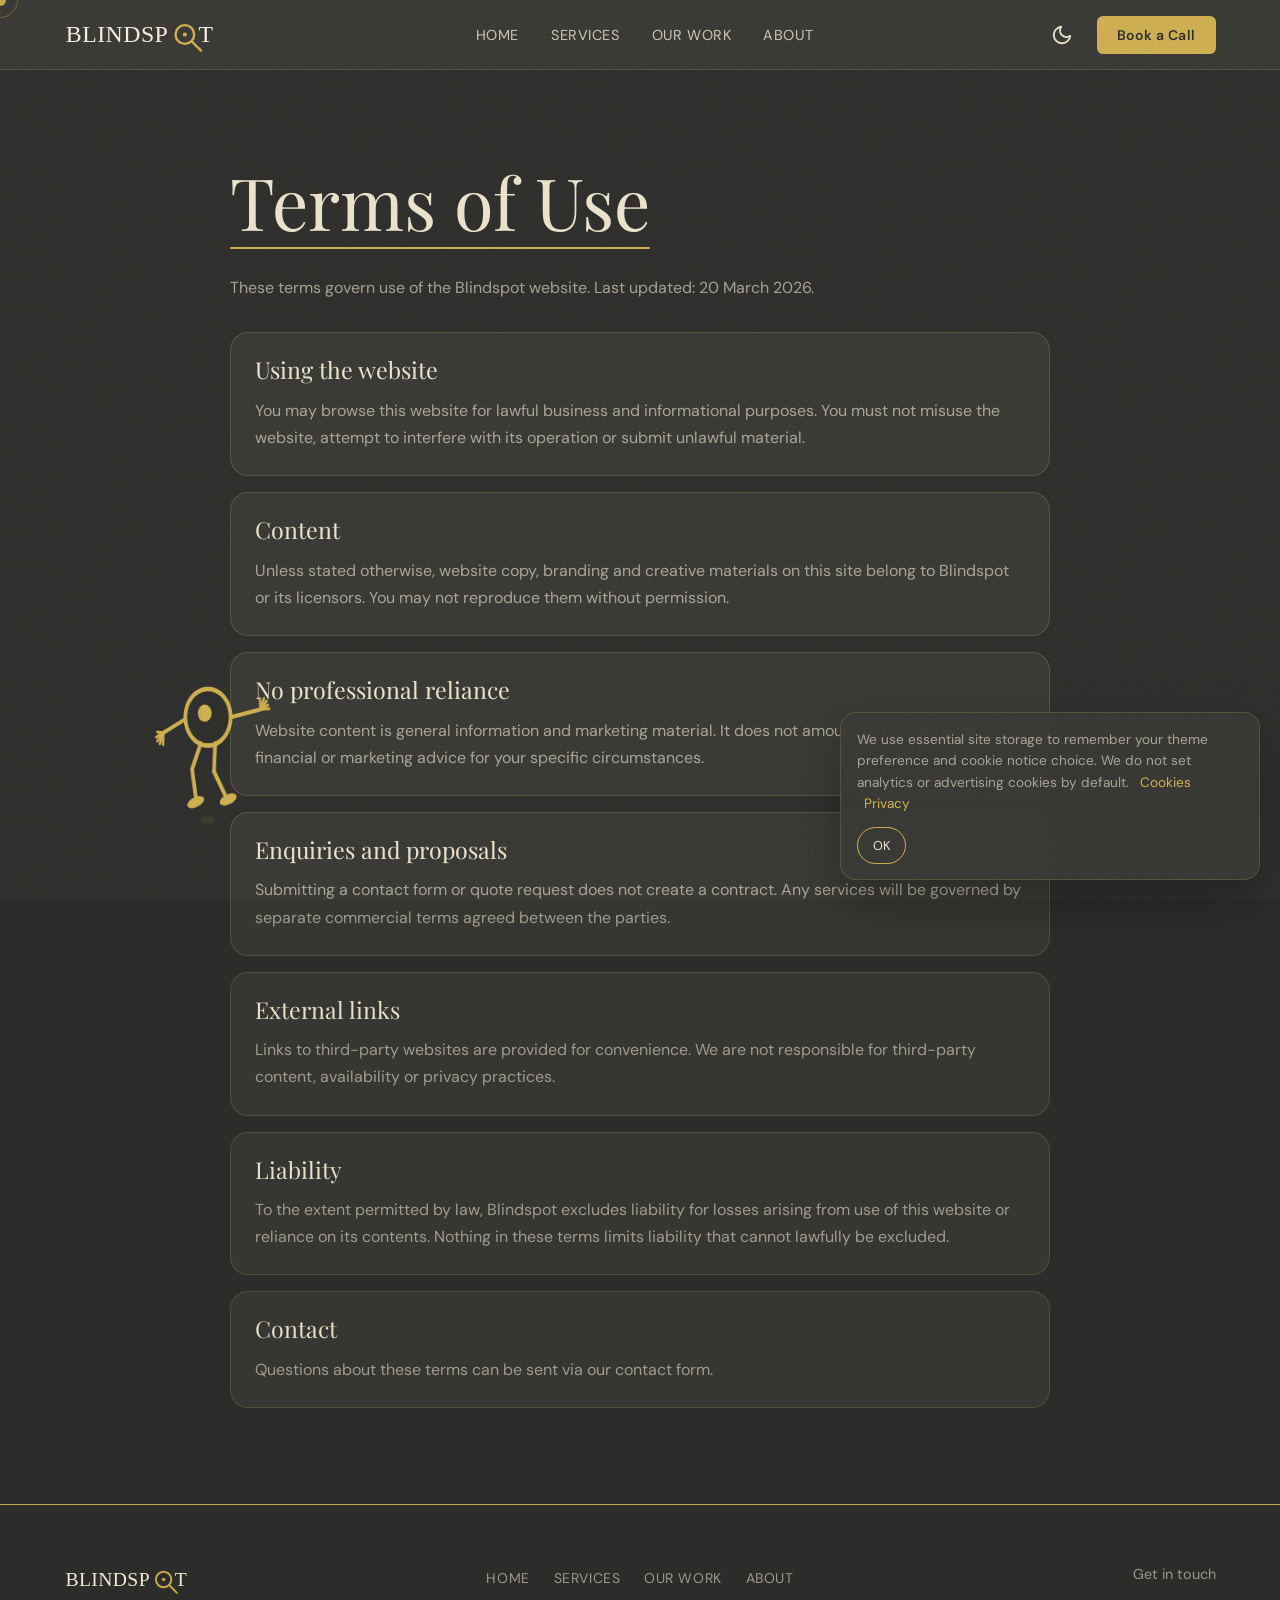
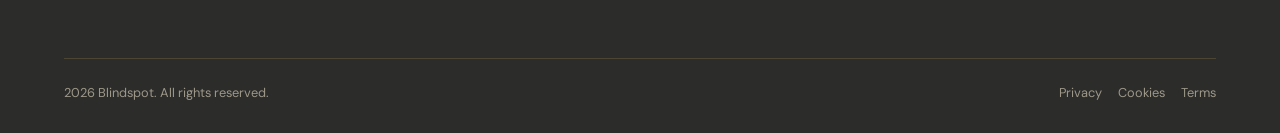
<file: terms.html>
<!DOCTYPE html>
<html lang="en">
<head>
  <meta charset="UTF-8">
  <meta name="viewport" content="width=device-width, initial-scale=1.0">
  <title>Terms of Use | Blindspot</title>
  <meta name="description" content="Blindspot website terms of use.">
  <link rel="icon" type="image/svg+xml" href="favicon.svg">
  <link rel="stylesheet" href="styles.css">
  <link rel="stylesheet" href="mascot.css">
</head>
<body>
  <div class="cursor" id="cursor"></div>
  <div class="cursor-ring" id="cursorRing"></div>
  <header class="navbar">
    <a href="index.html" class="nav-logo" aria-label="Blindspot home">
      <span class="brand-logo-stack" aria-hidden="true">
        <img src="uploads/logo-dark.svg" alt="" class="brand-logo-image logo-dark">
        <img src="uploads/logo-light.svg" alt="" class="brand-logo-image logo-light">
      </span>
    </a>
    <nav aria-label="Primary navigation">
      <ul class="nav-links">
        <li><a href="index.html" class="nav-link">Home</a></li>
        <li><a href="services.html" class="nav-link">Services</a></li>
        <li><a href="work.html" class="nav-link">Our Work</a></li>
        <li><a href="about.html" class="nav-link">About</a></li>
      </ul>
    </nav>
    <div class="nav-actions">
      <button class="theme-toggle" aria-label="Toggle theme"></button>
      <button class="btn-book" data-modal="book">Book a Call</button>
      <button class="hamburger" aria-label="Open menu" aria-expanded="false">
        <svg width="24" height="24" viewBox="0 0 24 24" fill="none" stroke="currentColor" stroke-width="2">
          <line x1="3" y1="6" x2="21" y2="6"></line>
          <line x1="3" y1="12" x2="21" y2="12"></line>
          <line x1="3" y1="18" x2="21" y2="18"></line>
        </svg>
      </button>
    </div>
  </header>

  <div class="mobile-overlay"></div>
  <div class="mobile-menu">
    <button class="mobile-close" aria-label="Close menu">
      <svg width="24" height="24" viewBox="0 0 24 24" fill="none" stroke="currentColor" stroke-width="2">
        <line x1="18" y1="6" x2="6" y2="18"></line>
        <line x1="6" y1="6" x2="18" y2="18"></line>
      </svg>
    </button>
    <ul class="mobile-nav-links">
      <li><a href="index.html">Home</a></li>
      <li><a href="services.html">Services</a></li>
      <li><a href="work.html">Our Work</a></li>
      <li><a href="about.html">About</a></li>
    </ul>
    <button class="btn-primary mobile-book-btn" data-modal="book">Book a Call</button>
  </div>

  <main class="legal-page">
    <div class="legal-shell">
      <h1 class="page-hero-heading fade-up">Terms of Use</h1>
      <p class="legal-intro fade-up" data-delay="1">These terms govern use of the Blindspot website. Last updated: 20 March 2026.</p>

      <section class="legal-card fade-up" data-delay="1">
        <h2>Using the website</h2>
        <p>You may browse this website for lawful business and informational purposes. You must not misuse the website, attempt to interfere with its operation or submit unlawful material.</p>
      </section>

      <section class="legal-card fade-up" data-delay="2">
        <h2>Content</h2>
        <p>Unless stated otherwise, website copy, branding and creative materials on this site belong to Blindspot or its licensors. You may not reproduce them without permission.</p>
      </section>

      <section class="legal-card fade-up" data-delay="3">
        <h2>No professional reliance</h2>
        <p>Website content is general information and marketing material. It does not amount to tailored legal, financial or marketing advice for your specific circumstances.</p>
      </section>

      <section class="legal-card fade-up">
        <h2>Enquiries and proposals</h2>
        <p>Submitting a contact form or quote request does not create a contract. Any services will be governed by separate commercial terms agreed between the parties.</p>
      </section>

      <section class="legal-card fade-up" data-delay="1">
        <h2>External links</h2>
        <p>Links to third-party websites are provided for convenience. We are not responsible for third-party content, availability or privacy practices.</p>
      </section>

      <section class="legal-card fade-up" data-delay="2">
        <h2>Liability</h2>
        <p>To the extent permitted by law, Blindspot excludes liability for losses arising from use of this website or reliance on its contents. Nothing in these terms limits liability that cannot lawfully be excluded.</p>
      </section>

      <section class="legal-card fade-up" data-delay="3">
        <h2>Contact</h2>
        <p>Questions about these terms can be sent via our <button class="footer-email" data-modal="book" style="display:inline;font-size:inherit;">contact form</button>.</p>
      </section>
    </div>
  </main>

  <footer class="site-footer">
    <div class="footer-grid">
      <div class="footer-brand">
        <a href="index.html" class="nav-logo footer-logo" aria-label="Blindspot home">
          <span class="brand-logo-stack" aria-hidden="true">
            <img src="uploads/logo-dark.svg" alt="" class="brand-logo-image logo-dark">
            <img src="uploads/logo-light.svg" alt="" class="brand-logo-image logo-light">
          </span>
        </a>
      </div>
      <nav aria-label="Footer navigation">
        <ul class="footer-links">
          <li><a href="index.html">Home</a></li>
          <li><a href="services.html">Services</a></li>
          <li><a href="work.html">Our Work</a></li>
          <li><a href="about.html">About</a></li>
        </ul>
      </nav>
      <div class="footer-contact">
        <button class="footer-email" data-modal="book">Get in touch</button>
      </div>
    </div>
    <div class="footer-bottom">
      <span>2026 Blindspot. All rights reserved.</span>
      <div class="footer-meta-links">
        <a href="privacy.html">Privacy</a>
        <a href="cookies.html">Cookies</a>
        <a href="terms.html">Terms</a>
      </div>
    </div>
  </footer>

  <div class="modal-overlay" id="modal-book" role="dialog" aria-modal="true" aria-labelledby="modal-book-heading">
    <div class="modal-box">
      <button class="modal-close" aria-label="Close modal">
        <svg width="20" height="20" viewBox="0 0 20 20" fill="none">
          <line x1="15" y1="5" x2="5" y2="15" stroke="currentColor" stroke-width="2" stroke-linecap="round"/>
          <line x1="5" y1="5" x2="15" y2="15" stroke="currentColor" stroke-width="2" stroke-linecap="round"/>
        </svg>
      </button>
      <div id="success-book" class="form-success">
        <p>We have got your details. Expect to hear from us soon.</p>
      </div>
      <form id="form-book" novalidate>
        <h2 class="modal-heading" id="modal-book-heading">Let's talk.</h2>
        <p class="modal-subtext">Tell us a little about yourself and we will be in touch to arrange a call.</p>
        <div class="form-group">
          <label for="book-name">Full name</label>
          <input type="text" id="book-name" name="fullName" required placeholder="Your full name">
        </div>
        <div class="form-group">
          <label for="book-email">Email address</label>
          <input type="email" id="book-email" name="email" required placeholder="you@company.com">
        </div>
        <div class="form-group">
          <label for="book-business">Business name</label>
          <input type="text" id="book-business" name="businessName" required placeholder="Your business">
        </div>
        <div class="form-group">
          <label for="book-industry">Industry</label>
          <select id="book-industry" name="industry" required>
            <option value="" disabled selected>Select your industry</option>
            <option>Food and Beverage</option>
            <option>Retail</option>
            <option>Professional Services</option>
            <option>Health and Wellness</option>
            <option>Technology</option>
            <option>Hospitality</option>
            <option>Other</option>
          </select>
        </div>
        <div class="form-group">
          <label for="book-services">Selected services</label>
          <select id="book-services" name="selectedServices">
            <option value="" selected>No specific service yet</option>
            <option>Instagram Management</option>
            <option>LinkedIn Management</option>
            <option>TikTok Management</option>
            <option>Facebook Management</option>
            <option>Short-Form Video Production</option>
            <option>Static Graphic Design</option>
            <option>UGC Campaign Coordination</option>
            <option>Caption Copywriting</option>
            <option>Hashtag Strategy</option>
            <option>Google SEO</option>
            <option>AI Search Optimisation</option>
            <option>Google Business Profile Management</option>
            <option>Blog Content Writing</option>
            <option>Website Audit and Recommendations</option>
            <option>Meta Ads Management</option>
            <option>Google Ads Management</option>
            <option>Ad Creative Production</option>
            <option>Retargeting Campaigns</option>
            <option>Monthly Performance Report</option>
            <option>Bi-weekly Strategy Call</option>
            <option>Weekly Strategy Call</option>
            <option>Competitor Analysis</option>
            <option>Brand Audit</option>
          </select>
        </div>
        <div class="form-group">
          <label for="book-notes">Anything you'd like us to know?</label>
          <textarea id="book-notes" name="notes" placeholder="Tell us about your goals, challenges, or anything else on your mind..."></textarea>
        </div>
        <div class="form-consent">
          <input type="checkbox" id="book-consent" name="policyAcknowledged" value="yes" required>
          <label for="book-consent">I have read the <a href="privacy.html" target="_blank" rel="noopener noreferrer">Privacy Policy</a> and <a href="terms.html" target="_blank" rel="noopener noreferrer">Terms of Use</a>.</label>
        </div>
        <p class="form-error" style="display:none;"></p>
        <button type="submit" class="btn-primary" style="width:100%;">Send it over</button>
      </form>
    </div>
  </div>

  <script src="main.js"></script>
  <script src="mascot.js"></script>
</body>
</html>
</file>
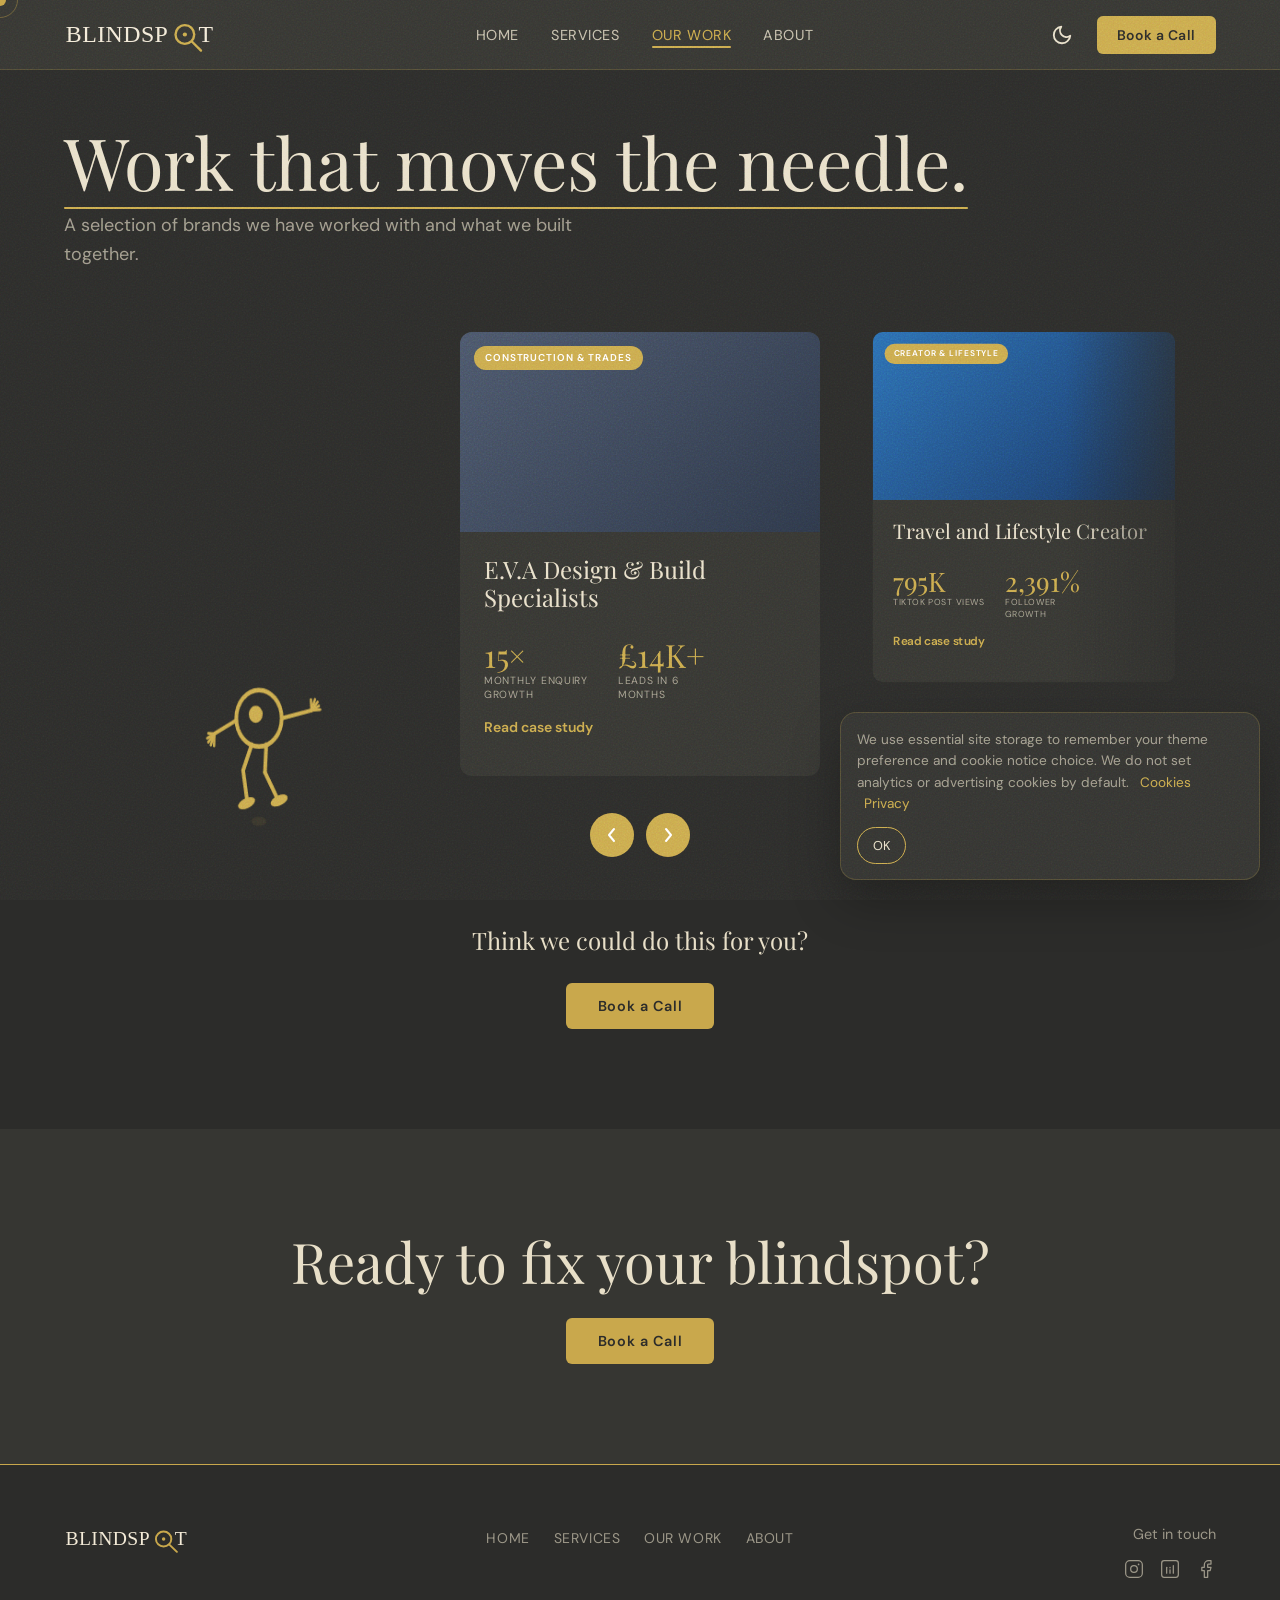
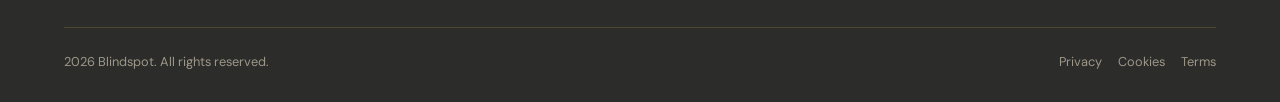
<file: work.html>
<!DOCTYPE html>
<html lang="en">
<head>
  <meta charset="UTF-8">
  <meta name="viewport" content="width=device-width, initial-scale=1.0">
  <title>Our Work - Blindspot</title>
  <meta name="description" content="A selection of brands Blindspot has worked with and what we built together. Real results, real clients.">
  <link rel="icon" type="image/svg+xml" href="favicon.svg">
  <link rel="stylesheet" href="styles.css">
  <link rel="stylesheet" href="mascot.css">
  <link rel="preconnect" href="https://fonts.googleapis.com">
  <link rel="preconnect" href="https://fonts.gstatic.com" crossorigin>
  <link href="https://fonts.googleapis.com/css2?family=DM+Sans:ital,opsz,wght@0,9..40,300;0,9..40,400;0,9..40,500;0,9..40,600;1,9..40,300&family=Playfair+Display:ital,wght@0,400;0,500;0,600;0,700;1,400;1,500&display=swap" rel="stylesheet">
</head>
<body>

  <!-- Custom Cursor -->
  <div class="cursor" id="cursor"></div>
  <div class="cursor-ring" id="cursorRing"></div>

  <!-- Navbar -->
  <nav class="navbar" role="navigation" aria-label="Main navigation">
    <a href="index.html" class="nav-logo" aria-label="Blindspot home">
      <span class="brand-logo-stack" aria-hidden="true">
        <img src="uploads/logo-dark.svg" alt="" class="brand-logo-image logo-dark">
        <img src="uploads/logo-light.svg" alt="" class="brand-logo-image logo-light">
      </span>
    </a>
    <ul class="nav-links" role="list">
      <li><a href="index.html" class="nav-link">Home</a></li>
      <li><a href="services.html" class="nav-link">Services</a></li>
      <li><a href="work.html" class="nav-link">Our Work</a></li>
      <li><a href="about.html" class="nav-link">About</a></li>
    </ul>
    <div class="nav-actions">
      <button class="theme-toggle" aria-label="Toggle theme"></button>
      <button class="btn-book" data-modal="book">Book a Call</button>
      <button class="hamburger" aria-label="Open menu" aria-expanded="false">
        <svg width="24" height="24" viewBox="0 0 24 24" fill="none">
          <line x1="3" y1="6" x2="21" y2="6" stroke="currentColor" stroke-width="2" stroke-linecap="round"/>
          <line x1="3" y1="12" x2="21" y2="12" stroke="currentColor" stroke-width="2" stroke-linecap="round"/>
          <line x1="3" y1="18" x2="21" y2="18" stroke="currentColor" stroke-width="2" stroke-linecap="round"/>
        </svg>
      </button>
    </div>
  </nav>

  <!-- Mobile menu overlay -->
  <div class="mobile-overlay"></div>
  <div class="mobile-menu" role="dialog" aria-label="Navigation menu">
    <button class="mobile-close" aria-label="Close menu">
      <svg width="24" height="24" viewBox="0 0 24 24" fill="none">
        <line x1="18" y1="6" x2="6" y2="18" stroke="currentColor" stroke-width="2" stroke-linecap="round"/>
        <line x1="6" y1="6" x2="18" y2="18" stroke="currentColor" stroke-width="2" stroke-linecap="round"/>
      </svg>
    </button>
    <ul class="mobile-nav-links" role="list">
      <li><a href="index.html" class="nav-link">Home</a></li>
      <li><a href="services.html" class="nav-link">Services</a></li>
      <li><a href="work.html" class="nav-link">Our Work</a></li>
      <li><a href="about.html" class="nav-link">About</a></li>
    </ul>
    <button class="btn-primary mobile-book-btn" data-modal="book">Book a Call</button>
  </div>

  <!-- Work Grid -->
  <section class="section" style="padding-top:120px;">
    <h1 class="page-hero-heading fade-up" style="margin-bottom:0.5rem;">Work that moves the needle.</h1>
    <p class="page-hero-subtext fade-up" style="margin-bottom:2.5rem;" data-delay="1">A selection of brands we have worked with and what we built together.</p>
    <div class="case-slider-outer">
      <div class="case-slider-wrap">
        <div class="case-slider-track">
        <!-- Case study slides are rendered from data/case-studies.json via main.js (renderCaseStudies) -->
        </div><!-- /.case-slider-track -->
      </div><!-- /.case-slider-wrap -->

      <div class="case-slider-nav">
        <button class="case-slider-btn case-slider-btn--prev" aria-label="Previous case study">
          <svg width="20" height="20" viewBox="0 0 20 20" fill="none" aria-hidden="true">
            <polyline points="12,4 7,10 12,16" stroke="currentColor" stroke-width="2" stroke-linecap="round" stroke-linejoin="round"/>
          </svg>
        </button>
        <button class="case-slider-btn case-slider-btn--next" aria-label="Next case study">
          <svg width="20" height="20" viewBox="0 0 20 20" fill="none" aria-hidden="true">
            <polyline points="8,4 13,10 8,16" stroke="currentColor" stroke-width="2" stroke-linecap="round" stroke-linejoin="round"/>
          </svg>
        </button>
      </div>
    </div><!-- /.case-slider-outer -->

    <div style="text-align:center;margin-top:4rem;">
      <p style="font-family:'Playfair Display',Georgia,serif;font-size:1.5rem;margin-bottom:1.5rem;" class="fade-up">Think we could do this for you?</p>
      <button class="btn-primary fade-up" data-delay="1" data-modal="book">Book a Call</button>
    </div>
  </section>

  <!-- Footer CTA -->
  <section class="footer-cta">
    <h2 class="fade-up" style="font-family:'Playfair Display',Georgia,serif;font-size:clamp(2rem,5vw,3.5rem);margin-bottom:1.5rem;">Ready to fix your blindspot?</h2>
    <button class="btn-primary fade-up" data-delay="1" data-modal="book">Book a Call</button>
  </section>

  <!-- Footer -->
  <footer class="site-footer">
    <div class="footer-grid">
      <div class="footer-brand">
        <a href="index.html" class="nav-logo footer-logo" aria-label="Blindspot home">
          <span class="brand-logo-stack" aria-hidden="true">
            <img src="uploads/logo-dark.svg" alt="" class="brand-logo-image logo-dark">
            <img src="uploads/logo-light.svg" alt="" class="brand-logo-image logo-light">
          </span>
        </a>
      </div>
      <nav aria-label="Footer navigation">
        <ul class="footer-links">
          <li><a href="index.html">Home</a></li>
          <li><a href="services.html">Services</a></li>
          <li><a href="work.html">Our Work</a></li>
          <li><a href="about.html">About</a></li>
        </ul>
      </nav>
      <div class="footer-contact">
        <button class="footer-email" data-modal="book">Get in touch</button>
        <div class="footer-social">
          <a href="https://www.instagram.com/theblindspotagency" target="_blank" rel="noopener noreferrer" aria-label="Blindspot on Instagram" class="social-icon">
            <svg width="20" height="20" viewBox="0 0 24 24" fill="none" stroke="currentColor" stroke-width="1.5" stroke-linecap="round" stroke-linejoin="round">
              <rect x="2" y="2" width="20" height="20" rx="5" ry="5"/>
              <circle cx="12" cy="12" r="4"/>
              <circle cx="17.5" cy="6.5" r="1" fill="currentColor" stroke="none"/>
            </svg>
          </a>
          <a href="https://www.linkedin.com/company/blindspotagency" target="_blank" rel="noopener noreferrer" aria-label="Blindspot on LinkedIn" class="social-icon">
            <svg width="20" height="20" viewBox="0 0 24 24" fill="none" stroke="currentColor" stroke-width="1.5" stroke-linecap="round" stroke-linejoin="round">
              <rect x="2" y="2" width="20" height="20" rx="3"/>
              <line x1="8" y1="10" x2="8" y2="17"/>
              <line x1="12" y1="13" x2="12" y2="17"/>
              <line x1="12" y1="10" x2="12" y2="10.5"/>
              <line x1="16" y1="8" x2="16" y2="17"/>
            </svg>
          </a>
          <a href="https://www.facebook.com/profile.php?id=61580712877141" target="_blank" rel="noopener noreferrer" aria-label="Blindspot on Facebook" class="social-icon">
            <svg width="20" height="20" viewBox="0 0 24 24" fill="none" stroke="currentColor" stroke-width="1.5" stroke-linecap="round" stroke-linejoin="round">
              <path d="M18 2h-3a5 5 0 0 0-5 5v3H7v4h3v8h4v-8h3l1-4h-4V7a1 1 0 0 1 1-1h3z"/>
            </svg>
          </a>
        </div>
      </div>
    </div>
    <div class="footer-bottom">
      <span>2026 Blindspot. All rights reserved.</span>
      <div class="footer-meta-links">
        <a href="privacy.html">Privacy</a>
        <a href="cookies.html">Cookies</a>
        <a href="terms.html">Terms</a>
      </div>
    </div>
  </footer>

  <!-- Scroll to top -->
  <button class="scroll-to-top" id="scroll-to-top" aria-label="Scroll to top">
    <svg width="20" height="20" viewBox="0 0 24 24" fill="none" stroke="currentColor" stroke-width="2.5" stroke-linecap="round" stroke-linejoin="round">
      <polyline points="18 15 12 9 6 15"/>
    </svg>
  </button>

  <!-- Book a Call Modal -->
  <div class="modal-overlay" id="modal-book" role="dialog" aria-modal="true" aria-labelledby="modal-book-heading">
    <div class="modal-box">
      <button class="modal-close" aria-label="Close modal">
        <svg width="20" height="20" viewBox="0 0 20 20" fill="none">
          <line x1="15" y1="5" x2="5" y2="15" stroke="currentColor" stroke-width="2" stroke-linecap="round"/>
          <line x1="5" y1="5" x2="15" y2="15" stroke="currentColor" stroke-width="2" stroke-linecap="round"/>
        </svg>
      </button>
      <div id="success-book" class="form-success">
        <p>We have got your details. Expect to hear from us soon.</p>
      </div>
      <form id="form-book" novalidate>
        <h2 class="modal-heading" id="modal-book-heading">Let's talk.</h2>
        <p class="modal-subtext">Tell us a little about yourself and we will be in touch to arrange a call.</p>
        <div class="form-group">
          <label for="book-name">Full name</label>
          <input type="text" id="book-name" name="fullName" required placeholder="Your full name">
        </div>
        <div class="form-group">
          <label for="book-email">Email address</label>
          <input type="email" id="book-email" name="email" required placeholder="you@company.com">
        </div>
        <div class="form-group">
          <label for="book-business">Business name</label>
          <input type="text" id="book-business" name="businessName" required placeholder="Your business">
        </div>
        <div class="form-group">
          <label for="book-industry">Industry</label>
          <select id="book-industry" name="industry" required>
            <option value="" disabled selected>Select your industry</option>
            <option>Food and Beverage</option>
            <option>Retail</option>
            <option>Professional Services</option>
            <option>Health and Wellness</option>
            <option>Technology</option>
            <option>Hospitality</option>
            <option>Other</option>
          </select>
        </div>
        <div class="form-group">
          <label for="book-services">Selected services</label>
          <select id="book-services" name="selectedServices">
            <option value="" selected>No specific service yet</option>
            <option>Instagram Management</option>
            <option>LinkedIn Management</option>
            <option>TikTok Management</option>
            <option>Facebook Management</option>
            <option>Pinterest Management</option>
            <option>Short-Form Video Production</option>
            <option>Long Form Video Production</option>
            <option>Static Graphic Design</option>
            <option>UGC Campaign Coordination</option>
            <option>Caption Copywriting</option>
            <option>Google SEO</option>
            <option>AI Search Optimisation</option>
            <option>Google Business Profile Management</option>
            <option>Blog Content Writing</option>
            <option>Website Audit and Recommendations</option>
            <option>Website Development</option>
            <option>Meta Ads Management</option>
            <option>Ad Creative Production</option>
            <option>Monthly Performance Report</option>
            <option>Bi-weekly Strategy Call</option>
            <option>Weekly Strategy Call</option>
            <option>Competitor Analysis</option>
            <option>Brand Audit</option>
            <option>Reddit Growth Strategy</option>
            <option>Pinterest Growth Strategy</option>
          </select>
        </div>
        <div class="form-group">
          <label for="book-notes">Anything you'd like us to know?</label>
          <textarea id="book-notes" name="notes" placeholder="Tell us about your goals, challenges, or anything else on your mind..."></textarea>
        </div>
        <div class="form-consent">
          <input type="checkbox" id="book-consent" name="policyAcknowledged" value="yes" required>
          <label for="book-consent">I have read the <a href="privacy.html" target="_blank" rel="noopener noreferrer">Privacy Policy</a> and <a href="terms.html" target="_blank" rel="noopener noreferrer">Terms of Use</a>.</label>
        </div>
        <p class="form-error" style="display:none;"></p>
        <button type="submit" class="btn-primary" style="width:100%;">Send it over</button>
      </form>
    </div>
  </div>

  <!-- Case Study Modal -->
  <div class="modal-overlay" id="modal-case" role="dialog" aria-modal="true" aria-labelledby="modal-case-heading">
    <div class="modal-box modal-case-box">
      <button class="modal-close modal-case-close" aria-label="Close modal">
        <svg width="20" height="20" viewBox="0 0 20 20" fill="none">
          <line x1="15" y1="5" x2="5" y2="15" stroke="currentColor" stroke-width="2" stroke-linecap="round"/>
          <line x1="5" y1="5" x2="15" y2="15" stroke="currentColor" stroke-width="2" stroke-linecap="round"/>
        </svg>
      </button>
      <div class="case-modal-header" id="modal-case-header"></div>
      <div class="case-modal-body">
        <p class="case-tag" id="modal-case-tag"></p>
        <h2 class="case-modal-heading" id="modal-case-heading"></h2>
        <div id="modal-case-content"></div>
      </div>
    </div>
  </div>

  <script src="main.js"></script>
  <script src="mascot.js"></script>
</body>
</html>
</file>
<file: styles.css>
/* =============================================
   Blindspot Agency - Main Stylesheet
   ============================================= */

/* Google Fonts */
@import url('https://fonts.googleapis.com/css2?family=DM+Sans:ital,opsz,wght@0,9..40,300;0,9..40,400;0,9..40,500;0,9..40,600;1,9..40,300&family=Playfair+Display:ital,wght@0,400;0,500;0,600;0,700;1,400;1,500&display=swap');

/* =============================================
   CSS Custom Properties
   ============================================= */

:root {
  --bg: #2c2c2a;
  --text: #e8dfc8;
  --accent: #c9a84c;
  --surface: #363632;
  --text-muted: rgba(232,223,200,0.6);
  --border: rgba(201,168,76,0.2);
  --transition: 0.3s ease;
}

html.light {
  --bg: #e8dfc8;
  --text: #2c2c2a;
  --surface: #d9d0b8;
  --text-muted: rgba(44,44,42,0.6);
  --border: rgba(201,168,76,0.3);
}

/* =============================================
   Base Reset
   ============================================= */

*, *::before, *::after {
  box-sizing: border-box;
  margin: 0;
  padding: 0;
}

html {
  scroll-behavior: smooth;
  font-size: 16px;
}

body {
  background: var(--bg);
  color: var(--text);
  font-family: 'DM Sans', Georgia, serif;
  line-height: 1.6;
  transition: background 0.3s, color 0.3s;
  cursor: none;
}

body::before {
  content: '';
  position: fixed;
  inset: 0;
  pointer-events: none;
  z-index: 9997;
  opacity: 0.35;
  mix-blend-mode: overlay;
  background-image: url("data:image/svg+xml,%3Csvg viewBox='0 0 256 256' xmlns='http://www.w3.org/2000/svg'%3E%3Cfilter id='noise'%3E%3CfeTurbulence type='fractalNoise' baseFrequency='0.65' numOctaves='4' stitchTiles='stitch'/%3E%3C/filter%3E%3Crect width='100%25' height='100%25' filter='url(%23noise)'/%3E%3C/svg%3E");
  background-size: 256px 256px;
}

html.light body::before {
  opacity: 0.2;
}

/* =============================================
   Custom Cursor
   ============================================= */

.cursor {
  position: fixed;
  width: 12px;
  height: 12px;
  background: var(--accent);
  border-radius: 50%;
  pointer-events: none;
  z-index: 9999;
  transform: translate(-50%, -50%);
  transition: transform 0.1s ease, width 0.2s ease, height 0.2s ease, opacity 0.2s ease;
}
.cursor.hover { width: 32px; height: 32px; opacity: 0.5; }

.cursor-ring {
  position: fixed;
  width: 36px;
  height: 36px;
  border: 1.5px solid var(--accent);
  border-radius: 50%;
  pointer-events: none;
  z-index: 9998;
  transform: translate(-50%, -50%);
  transition: transform 0.12s ease;
  opacity: 0.4;
}

h1, h2, h3, h4 {
  font-family: 'Playfair Display', Georgia, serif;
  font-weight: normal;
  line-height: 1.15;
}

img {
  max-width: 100%;
  height: auto;
  display: block;
}

a {
  color: inherit;
  text-decoration: none;
}

button {
  font-family: 'DM Sans', Georgia, serif;
}

/* =============================================
   Navbar
   ============================================= */

.navbar {
  position: fixed;
  top: 0;
  left: 0;
  right: 0;
  width: 100%;
  z-index: 1000;
  background: var(--surface);
  backdrop-filter: blur(12px);
  -webkit-backdrop-filter: blur(12px);
  height: 70px;
  padding: 0 5%;
  display: flex;
  align-items: center;
  justify-content: space-between;
  border-bottom: 1px solid var(--border);
}

.nav-logo {
  display: flex;
  flex-direction: row;
  align-items: center;
  text-decoration: none;
  color: var(--text);
  flex-shrink: 0;
}

.brand-logo-stack {
  position: relative;
  display: block;
  width: 182px;
  transition: opacity 0.2s ease;
}

.footer-logo .brand-logo-stack {
  width: 150px;
}

.brand-logo-image {
  display: block;
  width: 100%;
  height: auto;
}

.brand-logo-image.logo-light {
  display: none;
}

html.light .brand-logo-image.logo-dark {
  display: none;
}

html.light .brand-logo-image.logo-light {
  display: block;
}

/* Wordmark: BLINDSP + magnifying glass mark + T */
.nav-wordmark-logo {
  display: inline-flex;
  align-items: center;
  gap: 0;
  color: var(--text);
  font-family: 'Playfair Display', Georgia, serif;
  font-size: 1.45rem;
  line-height: 1;
  letter-spacing: 0.07em;
  text-transform: uppercase;
  font-weight: normal;
  transition: opacity 0.2s ease;
}

.nav-logo:hover .nav-wordmark-logo,
.nav-logo:hover .brand-logo-stack {
  opacity: 0.85;
}

.nav-wordmark-logo .wordmark-text {
  /* inherits all from parent */
}

/* The magnifying glass O replacement */
.nav-brand-mark {
  position: relative;
  width: 0.82em;
  height: 0.82em;
  display: inline-block;
  flex-shrink: 0;
  margin: 0 0.03em;
  vertical-align: middle;
}

.nav-brand-ring {
  position: absolute;
  inset: 0;
  border: 0.1em solid var(--accent);
  border-radius: 50%;
}

.nav-brand-dot {
  position: absolute;
  top: 50%;
  left: 50%;
  width: 0.22em;
  height: 0.22em;
  border-radius: 50%;
  background: var(--accent);
  transform: translate(-50%, -50%);
}

.nav-brand-handle {
  position: absolute;
  right: -0.11em;
  bottom: -0.2em;
  width: 0.32em;
  height: 0.11em;
  border-radius: 999px;
  background: var(--accent);
  transform: rotate(45deg);
  transform-origin: left center;
}

.nav-links {
  display: flex;
  flex-direction: row;
  gap: 2rem;
  list-style: none;
  align-items: center;
}

.nav-links a {
  color: var(--text);
  text-decoration: none;
  font-size: 0.9rem;
  letter-spacing: 0.04em;
  text-transform: uppercase;
  opacity: 0.8;
  transition: opacity var(--transition), color var(--transition);
  font-family: 'DM Sans', sans-serif;
  position: relative;
  padding-bottom: 2px;
}

.nav-links a:hover {
  opacity: 1;
}

.nav-links a.active {
  opacity: 1;
  color: var(--accent);
}

.nav-links a.active::after {
  content: '';
  position: absolute;
  bottom: -2px;
  left: 0;
  right: 0;
  height: 2px;
  background: var(--accent);
  border-radius: 2px;
}

.nav-actions {
  display: flex;
  flex-direction: row;
  gap: 1rem;
  align-items: center;
}

.theme-toggle {
  background: none;
  border: none;
  cursor: pointer;
  color: var(--text);
  padding: 8px;
  display: flex;
  align-items: center;
  justify-content: center;
  border-radius: 6px;
  transition: opacity var(--transition);
}

.theme-toggle:hover {
  opacity: 0.7;
}

.btn-book {
  background: var(--accent);
  color: #2c2c2a;
  border: none;
  padding: 10px 20px;
  border-radius: 6px;
  font-family: 'DM Sans', sans-serif;
  font-size: 0.875rem;
  font-weight: 600;
  cursor: pointer;
  letter-spacing: 0.04em;
  transition: opacity var(--transition), transform var(--transition);
}

.btn-book:hover {
  opacity: 0.85;
  transform: translateY(-1px);
}

.hamburger {
  display: none;
  background: none;
  border: none;
  cursor: pointer;
  color: var(--text);
  padding: 4px;
  align-items: center;
  justify-content: center;
}

/* =============================================
   Mobile Menu
   ============================================= */

.mobile-overlay {
  display: none;
  position: fixed;
  inset: 0;
  background: rgba(0,0,0,0.5);
  z-index: 1500;
}

.mobile-overlay.open {
  display: block;
}

.mobile-menu {
  position: fixed;
  right: 0;
  top: 0;
  height: 100vh;
  width: 280px;
  background: var(--surface);
  transform: translateX(100%);
  transition: transform 0.35s ease;
  z-index: 2000;
  padding: 2rem;
  display: flex;
  flex-direction: column;
}

.mobile-menu.open {
  transform: translateX(0);
}

.mobile-close {
  align-self: flex-end;
  background: none;
  border: none;
  color: var(--text);
  cursor: pointer;
  padding: 0.5rem;
  margin-bottom: 2rem;
}

.mobile-nav-links {
  list-style: none;
  display: flex;
  flex-direction: column;
  gap: 1.5rem;
}

.mobile-nav-links a {
  color: var(--text);
  text-decoration: none;
  font-size: 1.125rem;
  text-transform: uppercase;
  letter-spacing: 0.08em;
  font-family: 'DM Sans', sans-serif;
}

.mobile-book-btn {
  margin-top: 2rem;
  width: 100%;
}

/* =============================================
   Buttons
   ============================================= */

.btn-primary {
  background: var(--accent);
  color: #2c2c2a;
  padding: 14px 32px;
  border-radius: 6px;
  font-weight: 600;
  letter-spacing: 0.04em;
  border: none;
  cursor: pointer;
  transition: opacity var(--transition), transform var(--transition);
  font-family: 'DM Sans', sans-serif;
  font-size: 0.9rem;
  display: inline-block;
  text-align: center;
}

.btn-primary:hover {
  opacity: 0.85;
  transform: translateY(-2px);
}

.btn-outline {
  background: transparent;
  border: 2px solid var(--text);
  color: var(--text);
  padding: 14px 32px;
  border-radius: 6px;
  font-weight: 600;
  letter-spacing: 0.04em;
  cursor: pointer;
  transition: background var(--transition), color var(--transition), transform var(--transition);
  font-family: 'DM Sans', sans-serif;
  font-size: 0.9rem;
  display: inline-block;
  text-align: center;
}

.btn-outline:hover {
  background: var(--text);
  color: var(--bg);
  transform: translateY(-2px);
}

.btn-gold-outline {
  background: transparent;
  border: 2px solid var(--accent);
  color: var(--accent);
  padding: 14px 32px;
  border-radius: 6px;
  font-weight: 600;
  letter-spacing: 0.04em;
  cursor: pointer;
  transition: background var(--transition), color var(--transition), transform var(--transition);
  font-family: 'DM Sans', sans-serif;
  font-size: 0.9rem;
  display: inline-block;
  text-align: center;
}

.btn-gold-outline:hover {
  background: var(--accent);
  color: #2c2c2a;
  transform: translateY(-2px);
}

/* =============================================
   Sections
   ============================================= */

.section {
  padding: 100px 5%;
}

.section-heading {
  font-size: clamp(2rem, 5vw, 3.5rem);
  margin-bottom: 1rem;
}

.section-subtext {
  font-size: 1.125rem;
  color: var(--text-muted);
  max-width: 600px;
  margin-bottom: 3rem;
}

/* =============================================
   Hero
   ============================================= */

.hero {
  min-height: 100vh;
  display: flex;
  align-items: center;
  position: relative;
  overflow: hidden;
  padding: 120px 5% 80px;
}

.hero-content {
  max-width: 800px;
  z-index: 1;
  position: relative;
  margin: 0 auto;
  text-align: center;
}

.hero-headline {
  font-size: clamp(2.5rem, 7vw, 5rem);
  font-family: 'Playfair Display', Georgia, serif;
  line-height: 1.1;
  margin-bottom: 1.5rem;
}

.hero-headline .gold {
  color: var(--accent);
}

.hero-subtext {
  font-size: clamp(1rem, 2vw, 1.125rem);
  color: var(--text-muted);
  max-width: 560px;
  margin-left: auto;
  margin-right: auto;
  margin-bottom: 2.5rem;
  font-family: 'DM Sans', sans-serif;
}

.hero-ctas {
  display: flex;
  flex-direction: row;
  gap: 1rem;
  flex-wrap: wrap;
  justify-content: center;
}

.hero-bg-icon {
  position: absolute;
  right: -5%;
  top: 50%;
  transform: translateY(-50%);
  opacity: 0.03;
  width: min(600px, 80vw);
  height: auto;
  pointer-events: none;
  animation: slowPulse 8s ease-in-out infinite;
  color: var(--text);
}

/* =============================================
   Animations
   ============================================= */

@keyframes slowPulse {
  0%, 100% { transform: translateY(-50%) scale(1); opacity: 0.03; }
  50% { transform: translateY(-50%) scale(1.08); opacity: 0.05; }
}

@keyframes fadeUp {
  from { opacity: 0; transform: translateY(30px); }
  to { opacity: 1; transform: translateY(0); }
}

.fade-up {
  opacity: 0;
  transform: translateY(30px);
}

.fade-up.visible {
  animation: fadeUp 0.7s ease forwards;
}

/* =============================================
   What We Do Strip
   ============================================= */

.what-we-do {
  background: var(--surface);
  padding: 80px 5%;
}

.wwd-grid {
  display: grid;
  grid-template-columns: repeat(3, 1fr);
  gap: 3rem;
}

.wwd-item {
  text-align: center;
  padding: 2rem;
}

.wwd-icon {
  width: 48px;
  height: 48px;
  margin: 0 auto 1.5rem;
  color: var(--accent);
}

.wwd-icon svg {
  width: 100%;
  height: 100%;
}

.wwd-label {
  font-family: 'Playfair Display', Georgia, serif;
  font-size: 1.5rem;
  margin-bottom: 0.75rem;
}

.wwd-text {
  color: var(--text-muted);
  font-size: 0.95rem;
}

/* =============================================
   Why Blindspot Section
   ============================================= */

.why-section {
  background: var(--bg);
}

.why-grid {
  display: grid;
  grid-template-columns: 1fr 1fr;
  gap: 4rem;
  align-items: center;
}

.pull-quote {
  font-family: 'Playfair Display', Georgia, serif;
  font-size: clamp(1.5rem, 3vw, 2.25rem);
  color: var(--accent);
  line-height: 1.3;
  border-left: 3px solid var(--accent);
  padding-left: 2rem;
}

.why-text p {
  color: var(--text-muted);
  margin-bottom: 1.25rem;
  line-height: 1.7;
}

/* =============================================
   Numbers Bar
   ============================================= */

.numbers-bar {
  background: var(--surface);
  padding: 80px 5%;
}

.numbers-grid {
  display: grid;
  grid-template-columns: repeat(3, 1fr);
  gap: 2rem;
  text-align: center;
}

.stat-number {
  font-family: 'Playfair Display', Georgia, serif;
  font-size: clamp(2.5rem, 5vw, 4rem);
  color: var(--accent);
  display: block;
}

.stat-label {
  font-size: 0.875rem;
  color: var(--text-muted);
  text-transform: uppercase;
  letter-spacing: 0.08em;
  margin-top: 0.5rem;
  display: block;
}

/* =============================================
   Case Study Cards
   ============================================= */

.case-card {
  background: var(--surface);
  border-radius: 12px;
  overflow: hidden;
  cursor: pointer;
  transition: transform 0.3s ease, box-shadow 0.3s ease;
}

.case-card:hover {
  transform: translateY(-6px);
  box-shadow: 0 20px 40px rgba(0,0,0,0.3);
}

.case-card-image {
  height: 240px;
  position: relative;
  overflow: hidden;
}

.case-card-body {
  padding: 1.75rem;
}

.case-tag {
  font-size: 0.75rem;
  text-transform: uppercase;
  letter-spacing: 0.1em;
  color: var(--accent);
  margin-bottom: 0.75rem;
}

.case-brand {
  font-family: 'Playfair Display', Georgia, serif;
  font-size: 1.5rem;
  margin-bottom: 0.75rem;
}

.case-challenge {
  color: var(--text-muted);
  font-size: 0.9rem;
  line-height: 1.6;
  margin-bottom: 1.25rem;
}

.case-read-more {
  color: var(--accent);
  font-size: 0.875rem;
  text-decoration: none;
  display: inline-flex;
  align-items: center;
  gap: 0.4rem;
  font-weight: 600;
  background: none;
  border: none;
  cursor: pointer;
  padding: 0;
  font-family: 'DM Sans', sans-serif;
  transition: opacity var(--transition);
}

.case-read-more:hover {
  opacity: 0.75;
}

/* =============================================
   Case Study Expanded Panel
   ============================================= */

.case-expanded {
  max-height: 0;
  overflow: hidden;
  transition: max-height 0.6s ease;
  padding: 0 0;
}

.case-expanded.open {
  max-height: 1000px;
  padding-top: 1.25rem;
}

.case-detail-section {
  margin-bottom: 1.25rem;
}

.case-detail-section h4 {
  font-family: 'Playfair Display', Georgia, serif;
  color: var(--accent);
  font-size: 1rem;
  margin-bottom: 0.5rem;
}

.case-detail-section p {
  color: var(--text-muted);
  line-height: 1.7;
}

/* =============================================
   Footer CTA
   ============================================= */

.footer-cta {
  text-align: center;
  padding: 100px 5%;
  background: var(--surface);
}

/* =============================================
   Site Footer
   ============================================= */

.site-footer {
  border-top: 1px solid var(--accent);
  padding: 60px 5% 30px;
  background: var(--bg);
}

.footer-grid {
  display: grid;
  grid-template-columns: 1fr auto 1fr;
  gap: 2rem;
  align-items: start;
  margin-bottom: 3rem;
}

.footer-brand {
  display: flex;
  flex-direction: column;
}

.footer-logo {
  display: inline-flex;
  align-items: center;
  gap: 8px;
  margin-bottom: 1rem;
}

.footer-email {
  color: var(--text-muted);
  font-size: 0.9rem;
  transition: color var(--transition);
  background: none;
  border: none;
  padding: 0;
  cursor: pointer;
  font-family: inherit;
}

.footer-email:hover {
  color: var(--accent);
}

.footer-links {
  display: flex;
  flex-direction: row;
  gap: 1.5rem;
  list-style: none;
  flex-wrap: wrap;
  justify-content: center;
}

.footer-links a {
  color: var(--text-muted);
  font-size: 0.875rem;
  text-transform: uppercase;
  letter-spacing: 0.04em;
  transition: color var(--transition);
}

.footer-links a:hover {
  color: var(--accent);
}

.footer-contact {
  display: flex;
  flex-direction: column;
  gap: 1rem;
  align-items: flex-end;
}

.footer-social {
  display: flex;
  flex-direction: row;
  gap: 1rem;
}

.social-icon {
  color: var(--text-muted);
  transition: color var(--transition);
  display: flex;
  align-items: center;
}

.social-icon:hover {
  color: var(--accent);
}

.footer-bottom {
  border-top: 1px solid var(--border);
  padding-top: 1.5rem;
  display: flex;
  justify-content: space-between;
  font-size: 0.8rem;
  color: var(--text-muted);
  flex-wrap: wrap;
  gap: 0.5rem;
}

.footer-meta-links {
  display: flex;
  flex-wrap: wrap;
  gap: 1rem;
}

.footer-meta-links a {
  color: var(--text-muted);
  transition: color var(--transition);
}

.footer-meta-links a:hover {
  color: var(--accent);
}

/* =============================================
   Modal
   ============================================= */

.modal-overlay {
  position: fixed;
  inset: 0;
  background: rgba(0,0,0,0.7);
  backdrop-filter: blur(4px);
  -webkit-backdrop-filter: blur(4px);
  z-index: 3000;
  display: flex;
  align-items: center;
  justify-content: center;
  padding: 1rem;
  opacity: 0;
  pointer-events: none;
  transition: opacity 0.3s ease;
}

.modal-overlay.open {
  opacity: 1;
  pointer-events: all;
}

.modal-box {
  background: var(--surface);
  border-radius: 16px;
  padding: 2.5rem;
  max-width: 540px;
  width: 100%;
  max-height: 90vh;
  overflow-y: auto;
  position: relative;
  transform: translateY(20px);
  transition: transform 0.3s ease;
}

.modal-overlay.open .modal-box {
  transform: translateY(0);
}

.modal-close {
  position: absolute;
  top: 1rem;
  right: 1rem;
  background: none;
  border: none;
  color: var(--text);
  cursor: pointer;
  opacity: 0.6;
  transition: opacity var(--transition);
  display: flex;
  align-items: center;
  justify-content: center;
  padding: 4px;
}

.modal-close:hover {
  opacity: 1;
}

.modal-heading {
  font-family: 'Playfair Display', Georgia, serif;
  font-size: 2rem;
  margin-bottom: 0.5rem;
}

.modal-subtext {
  color: var(--text-muted);
  margin-bottom: 2rem;
}

.form-group {
  margin-bottom: 1.25rem;
}

.form-group label {
  display: block;
  font-size: 0.8rem;
  text-transform: uppercase;
  letter-spacing: 0.06em;
  margin-bottom: 0.4rem;
  color: var(--text-muted);
  font-family: 'DM Sans', sans-serif;
}

.form-group input,
.form-group select,
.form-group textarea {
  width: 100%;
  background: var(--bg);
  border: 1px solid var(--border);
  border-radius: 6px;
  padding: 12px 14px;
  color: var(--text);
  font-family: 'DM Sans', sans-serif;
  font-size: 0.95rem;
  outline: none;
  transition: border-color var(--transition);
}

.form-group input:focus,
.form-group select:focus,
.form-group textarea:focus {
  border-color: var(--accent);
}

.form-group textarea {
  min-height: 120px;
  resize: vertical;
}

.form-group select option {
  background: var(--surface);
  color: var(--text);
}

.form-success {
  display: none;
  text-align: center;
  padding: 2rem;
  color: var(--accent);
  font-family: 'Playfair Display', Georgia, serif;
  font-size: 1.25rem;
  line-height: 1.5;
}

.form-error {
  color: #e05555;
  font-size: 0.875rem;
  margin-top: 0.75rem;
}

.form-consent {
  display: flex;
  align-items: flex-start;
  gap: 0.7rem;
  margin: 1.25rem 0 0.75rem;
}

.form-consent input {
  width: 18px;
  height: 18px;
  margin-top: 0.1rem;
  accent-color: var(--accent);
  flex-shrink: 0;
}

.form-consent label {
  margin: 0;
  font-size: 0.78rem;
  line-height: 1.55;
  letter-spacing: 0.02em;
  text-transform: none;
}

.form-consent a {
  color: var(--accent);
}

.cookie-notice {
  position: fixed;
  right: 20px;
  bottom: 20px;
  width: min(420px, calc(100vw - 32px));
  background: rgba(54,54,50,0.96);
  border: 1px solid var(--border);
  border-radius: 16px;
  box-shadow: 0 20px 50px rgba(0,0,0,0.28);
  padding: 1rem 1rem 0.95rem;
  z-index: 3500;
  opacity: 0;
  transform: translateY(16px);
  transition: opacity 0.22s ease, transform 0.22s ease;
}

html.light .cookie-notice {
  background: rgba(217,208,184,0.96);
}

.cookie-notice.visible {
  opacity: 1;
  transform: translateY(0);
}

.cookie-notice-text {
  margin: 0 0 0.85rem;
  color: var(--text-muted);
  font-size: 0.85rem;
  line-height: 1.55;
}

.cookie-notice-text a {
  color: var(--accent);
  margin-left: 0.45rem;
}

.cookie-notice-btn {
  border: 1px solid var(--accent);
  background: transparent;
  color: var(--text);
  border-radius: 999px;
  padding: 0.55rem 0.95rem;
  font-size: 0.8rem;
  cursor: pointer;
}

.legal-page {
  padding: 160px 5% 80px;
}

.legal-shell {
  max-width: 820px;
  margin: 0 auto;
}

.legal-intro {
  color: var(--text-muted);
  margin: 1rem 0 2rem;
  max-width: 60ch;
}

.legal-card {
  background: var(--surface);
  border: 1px solid var(--border);
  border-radius: 18px;
  padding: 1.5rem;
  margin-bottom: 1rem;
}

.legal-card h2 {
  font-size: 1.45rem;
  margin-bottom: 0.8rem;
}

.legal-card p,
.legal-card li {
  color: var(--text-muted);
  line-height: 1.7;
}

.legal-card ul {
  padding-left: 1.2rem;
}

.legal-card a {
  color: var(--accent);
}

/* =============================================
   Page Hero (inner pages)
   ============================================= */

.page-hero {
  padding: 160px 5% 80px;
  min-height: 40vh;
  display: flex;
  align-items: center;
}

.page-hero-content {
  max-width: 700px;
}

.page-hero-heading {
  font-size: clamp(2.5rem, 6vw, 4.5rem);
  margin-bottom: 1rem;
}

.page-hero-subtext {
  font-size: 1.125rem;
  color: var(--text-muted);
  max-width: 560px;
}

/* =============================================
   Pricing Cards
   ============================================= */

.pricing-grid {
  display: grid;
  grid-template-columns: repeat(4, 1fr);
  gap: 1.5rem;
  align-items: start;
}

.pricing-card {
  background: var(--surface);
  border-radius: 12px;
  padding: 2rem;
  position: relative;
  border: 1px solid transparent;
  display: flex;
  flex-direction: column;
}

.pricing-card.featured {
  border-color: var(--accent);
  transform: scale(1.04);
  box-shadow: 0 8px 30px rgba(201,168,76,0.15);
}

.pricing-badge {
  position: absolute;
  top: -12px;
  left: 50%;
  transform: translateX(-50%);
  background: var(--accent);
  color: #2c2c2a;
  font-size: 0.7rem;
  font-weight: 700;
  text-transform: uppercase;
  letter-spacing: 0.1em;
  padding: 4px 14px;
  border-radius: 20px;
  white-space: nowrap;
}

.pricing-tier {
  font-family: 'Playfair Display', Georgia, serif;
  font-size: 1.5rem;
  margin-bottom: 0.5rem;
}

.pricing-price {
  color: var(--accent);
  font-family: 'Playfair Display', Georgia, serif;
  font-size: 2rem;
  margin-bottom: 0.25rem;
}

.pricing-period {
  color: var(--text-muted);
  font-size: 0.85rem;
  margin-bottom: 1.5rem;
}

.pricing-features {
  list-style: none;
  margin-bottom: 1.5rem;
  flex: 1;
}

.pricing-features li {
  padding: 0.5rem 0;
  border-bottom: 1px solid var(--border);
  color: var(--text-muted);
  font-size: 0.9rem;
  padding-left: 1.25rem;
  position: relative;
}

.pricing-features li::before {
  content: '+';
  position: absolute;
  left: 0;
  color: var(--accent);
  font-weight: 600;
}

.pricing-best-for {
  font-size: 0.85rem;
  color: var(--text-muted);
  font-style: italic;
  margin-top: auto;
  padding-top: 1rem;
}

.pricing-note {
  text-align: center;
  color: var(--text-muted);
  font-size: 0.9rem;
  margin-top: 2.5rem;
  max-width: 600px;
  margin-left: auto;
  margin-right: auto;
}

/* =============================================
   Service Builder (Drag and Drop)
   ============================================= */

/* =============================================
   Builder Section
   ============================================= */

.builder-section {
  background: var(--surface);
  position: relative;
  overflow: hidden;
}

.builder-section::before {
  content: '';
  position: absolute;
  top: -120px;
  right: -120px;
  width: 500px;
  height: 500px;
  border-radius: 50%;
  background: radial-gradient(circle, rgba(201,168,76,0.05) 0%, transparent 65%);
  pointer-events: none;
}

.builder-grid {
  display: grid;
  grid-template-columns: 1fr 360px;
  gap: 3rem;
  align-items: start;
}

/* Left column: no scroll, flows naturally */
.builder-col:first-child {
  /* no card, no cap — all chips visible without scrolling */
}

/* Right column: sticks while the page scrolls past */
.builder-col:last-child {
  position: sticky;
  top: 88px;
}

/* 2x2 category sub-grid so chips spread out horizontally */
.categories-grid {
  display: grid;
  grid-template-columns: 1fr 1fr;
  gap: 0.25rem 2rem;
}

.builder-column-heading {
  font-family: 'Playfair Display', Georgia, serif;
  font-size: 1.1rem;
  margin-bottom: 1.25rem;
  color: var(--accent);
  display: flex;
  align-items: center;
  gap: 0.6rem;
}

.builder-column-heading::before {
  content: '';
  width: 7px;
  height: 7px;
  border-radius: 50%;
  background: var(--accent);
  flex-shrink: 0;
}

.service-category {
  margin-bottom: 1.75rem;
}

.category-label {
  font-size: 0.68rem;
  text-transform: uppercase;
  letter-spacing: 0.12em;
  color: var(--text-muted);
  margin-bottom: 0.6rem;
  padding-bottom: 0.5rem;
  border-bottom: 1px solid var(--border);
  display: block;
}

.service-chips {
  display: flex;
  flex-wrap: wrap;
  gap: 0.45rem;
  padding-top: 0.25rem;
}

/* Chips — click to add, drag also works */
.service-chip {
  background: var(--bg);
  border: 1px solid var(--border);
  border-radius: 20px;
  padding: 8px 16px 8px 12px;
  font-size: 0.82rem;
  cursor: grab;
  user-select: none;
  -webkit-user-select: none;
  transition: border-color 0.18s ease, color 0.18s ease,
              background 0.18s ease, transform 0.18s ease,
              box-shadow 0.18s ease, opacity 0.25s ease;
  color: var(--text);
  font-family: 'DM Sans', sans-serif;
  display: inline-flex;
  align-items: center;
  gap: 0.4rem;
  position: relative;
  -webkit-tap-highlight-color: transparent;
}

/* "+" add indicator — visible on hover */
.service-chip::after {
  content: '+';
  font-size: 1rem;
  line-height: 1;
  color: var(--accent);
  opacity: 0;
  transform: scale(0.5) rotate(-45deg);
  transition: opacity 0.18s ease, transform 0.18s ease;
  font-weight: 300;
}

.service-chip:hover {
  border-color: var(--accent);
  color: var(--accent);
  background: rgba(201,168,76,0.08);
  transform: translateY(-2px);
  box-shadow: 0 5px 14px rgba(0,0,0,0.18);
}

.service-chip:hover::after {
  opacity: 1;
  transform: scale(1) rotate(0deg);
}

.service-chip:active {
  transform: scale(0.95);
  box-shadow: none;
  cursor: grabbing;
}

/* Dragging state */
.service-chip.dragging {
  opacity: 0.25;
  transform: scale(0.92);
  pointer-events: none;
}

/* Click-select flash before dimming */
@keyframes chipSelect {
  0%   { background: rgba(201,168,76,0.08); border-color: var(--accent); transform: scale(1.06); }
  60%  { background: rgba(201,168,76,0.18); border-color: var(--accent); transform: scale(1.06); }
  100% { background: transparent; border-color: transparent; transform: scale(1); }
}

.service-chip.chip-selecting {
  animation: chipSelect 0.28s ease forwards;
  pointer-events: none;
}

/* Already in package */
.service-chip.chip-used {
  opacity: 0.3;
  pointer-events: none;
  border-style: dashed;
  color: var(--text-muted);
  cursor: default;
}

.service-chip.chip-used::after {
  content: '✓';
  opacity: 1;
  transform: none;
  font-size: 0.75rem;
  color: var(--accent);
  font-weight: 600;
}

/* ---- Poof particle keyframe ---- */
@keyframes poofParticle {
  0%   { opacity: 1;   transform: translate(-50%, -50%) scale(1); }
  100% { opacity: 0;   transform: translate(var(--tx), var(--ty)) scale(0); }
}

@keyframes poofRing {
  0%   { opacity: 0.7; transform: translate(-50%, -50%) scale(0); }
  100% { opacity: 0;   transform: translate(-50%, -50%) scale(2.8); }
}

/* Drop zone */
.drop-zone {
  min-height: 340px;
  border: 2px dashed var(--border);
  border-radius: 16px;
  padding: 1.25rem;
  background: var(--bg);
  transition: border-color 0.25s ease, background 0.25s ease, box-shadow 0.3s ease;
  position: relative;
}

@keyframes dropZonePulse {
  0%, 100% { box-shadow: 0 0 0 3px rgba(201,168,76,0.1); }
  50%       { box-shadow: 0 0 0 7px rgba(201,168,76,0.18); }
}

.drop-zone.drag-over {
  border-color: var(--accent);
  border-style: solid;
  background: rgba(201,168,76,0.04);
  animation: dropZonePulse 1s ease infinite;
}

.drop-poof {
  position: absolute;
  width: 0;
  height: 0;
  pointer-events: none;
  z-index: 2;
}

.drop-poof-ring,
.drop-poof-particle {
  position: absolute;
  left: 0;
  top: 0;
  transform: translate(-50%, -50%);
}

.drop-poof-ring {
  width: 18px;
  height: 18px;
  border: 2px solid rgba(201,168,76,0.45);
  border-radius: 999px;
  animation: poofRing 0.45s ease-out forwards;
}

.drop-poof-particle {
  width: 8px;
  height: 8px;
  border-radius: 999px;
  background:
    radial-gradient(circle at 30% 30%, rgba(255,255,255,0.95), rgba(255,255,255,0.18) 45%, rgba(201,168,76,0) 70%),
    radial-gradient(circle, rgba(201,168,76,0.95), rgba(201,168,76,0.25) 70%, rgba(201,168,76,0) 100%);
  box-shadow: 0 0 12px rgba(201,168,76,0.22);
  animation: poofParticle 0.42s cubic-bezier(0.22, 1, 0.36, 1) forwards;
}

/* Empty state hint */
.drop-zone-hint {
  position: absolute;
  inset: 0;
  display: flex;
  flex-direction: column;
  align-items: center;
  justify-content: center;
  gap: 0.75rem;
  color: var(--text-muted);
  font-size: 0.85rem;
  text-align: center;
  padding: 2rem;
  pointer-events: none;
  transition: opacity 0.3s ease;
}

.drop-zone-hint svg {
  opacity: 0.35;
  margin-bottom: 0.25rem;
}

/* Package counter row */
.package-counter {
  display: flex;
  align-items: center;
  justify-content: space-between;
  margin-bottom: 0.75rem;
  min-height: 22px;
}

.package-count-label {
  font-size: 0.72rem;
  text-transform: uppercase;
  letter-spacing: 0.08em;
  color: var(--text-muted);
  font-family: 'DM Sans', sans-serif;
  transition: color 0.3s ease;
}

.package-count-label .count-num {
  color: var(--accent);
  font-weight: 600;
  display: inline-block;
  transition: transform 0.2s cubic-bezier(0.34,1.56,0.64,1);
}

.package-count-label .count-num.bump {
  transform: scale(1.4);
}

/* Chips inside the package */
.selected-chips-container {
  display: flex;
  flex-wrap: wrap;
  gap: 0.3rem;
  padding: 0.25rem 0;
}

.package-chip {
  background: var(--surface);
  border: 1px solid rgba(201,168,76,0.35);
  border-radius: 8px;
  padding: 7px 10px 7px 13px;
  font-size: 0.78rem;
  display: inline-flex;
  align-items: center;
  gap: 0.5rem;
  font-family: 'DM Sans', sans-serif;
  color: var(--text);
  box-shadow: 0 2px 6px rgba(0,0,0,0.1);
  transform-origin: center;
}

/* Drop-in animation */
@keyframes chipDropIn {
  0%   { opacity: 0; transform: scale(0.55) translateY(-6px); }
  65%  { opacity: 1; transform: scale(1.07) translateY(2px); }
  100% { opacity: 1; transform: scale(1)    translateY(0); }
}

.package-chip.drop-enter {
  animation: chipDropIn 0.38s cubic-bezier(0.34, 1.56, 0.64, 1) forwards;
}

/* Remove animation */
@keyframes chipDropOut {
  0%   { opacity: 1; transform: scale(1); }
  30%  { opacity: 1; transform: scale(1.05); }
  100% { opacity: 0; transform: scale(0.5) rotate(8deg); }
}

.package-chip.drop-exit {
  animation: chipDropOut 0.22s ease forwards;
  pointer-events: none;
}

/* Remove button */
.remove-chip {
  background: rgba(201,168,76,0.08);
  border: none;
  cursor: pointer;
  color: var(--text-muted);
  font-size: 0.75rem;
  line-height: 1;
  padding: 0;
  width: 18px;
  height: 18px;
  border-radius: 50%;
  display: flex;
  align-items: center;
  justify-content: center;
  transition: background 0.2s ease, color 0.2s ease, transform 0.2s ease;
  font-family: 'DM Sans', sans-serif;
  flex-shrink: 0;
}

.remove-chip:hover {
  background: rgba(224,85,85,0.15);
  color: #e05555;
  transform: rotate(90deg);
}

/* Quote button ready state */
#get-quote-btn {
  transition: all 0.3s ease;
}

#get-quote-btn.btn-ready {
  box-shadow: 0 6px 24px rgba(201,168,76,0.35);
  transform: translateY(-2px);
}

.quote-count-badge {
  display: inline-flex;
  align-items: center;
  justify-content: center;
  background: rgba(44,44,42,0.25);
  border-radius: 20px;
  padding: 0 8px;
  min-width: 22px;
  height: 18px;
  font-size: 0.72rem;
  font-weight: 700;
  margin-left: 0.5rem;
  vertical-align: middle;
  transition: all 0.3s cubic-bezier(0.34,1.56,0.64,1);
  opacity: 0;
  transform: scale(0.5);
}

.quote-count-badge.visible {
  opacity: 1;
  transform: scale(1);
}

.quote-count-badge.bump {
  transform: scale(1.3);
}

/* =============================================
   Team Cards
   ============================================= */

.team-grid {
  display: grid;
  grid-template-columns: repeat(3, 1fr);
  gap: 2rem;
}

.team-card {
  background: var(--surface);
  border-radius: 16px;
  padding: 2rem;
  text-align: center;
}

.team-avatar {
  width: 100px;
  height: 100px;
  border-radius: 50%;
  margin: 0 auto 1.5rem;
}

.team-name {
  font-family: 'Playfair Display', Georgia, serif;
  font-size: 1.25rem;
  margin-bottom: 0.25rem;
}

.team-title {
  color: var(--accent);
  font-size: 0.8rem;
  text-transform: uppercase;
  letter-spacing: 0.08em;
  margin-bottom: 1rem;
}

.team-bio {
  color: var(--text-muted);
  font-size: 0.9rem;
  line-height: 1.7;
}

/* =============================================
   Values Strip
   ============================================= */

.values-grid {
  display: grid;
  grid-template-columns: repeat(3, 1fr);
  gap: 2rem;
}

.value-card {
  padding: 2rem;
  border-left: 3px solid var(--accent);
}

.value-name {
  font-family: 'Playfair Display', Georgia, serif;
  font-size: 1.5rem;
  color: var(--accent);
  margin-bottom: 0.75rem;
}

.value-text {
  color: var(--text-muted);
  line-height: 1.7;
}

/* =============================================
   Work Page Grid
   ============================================= */

/* =============================================
   Case Study Slider
   ============================================= */

.case-slider-outer {
  overflow: hidden;
  mask-image: linear-gradient(to right, transparent 0%, black 14%, black 86%, transparent 100%);
  -webkit-mask-image: linear-gradient(to right, transparent 0%, black 14%, black 86%, transparent 100%);
  margin: 0 -1rem;
}

.case-slider-wrap {
  overflow: visible;
  padding: 1.5rem 0 0.5rem;
}

.case-slider-track {
  display: flex;
  gap: 1.5rem;
  transition: transform 0.45s cubic-bezier(0.25, 0.46, 0.45, 0.94);
  will-change: transform;
}

.case-slider-slide {
  flex-shrink: 0;
  width: min(360px, 80vw);
  transform: scale(0.84);
  transform-origin: center top;
  transition: transform 0.45s cubic-bezier(0.25, 0.46, 0.45, 0.94);
}

.case-slider-slide.is-active {
  transform: scale(1);
}

.case-slider-nav {
  display: flex;
  justify-content: center;
  gap: 12px;
  margin-top: 1.75rem;
}

.case-slider-btn {
  width: 44px;
  height: 44px;
  border-radius: 50%;
  background: var(--accent);
  border: none;
  color: #fff;
  display: flex;
  align-items: center;
  justify-content: center;
  cursor: pointer;
  transition: opacity 0.2s ease, transform 0.2s ease;
  flex-shrink: 0;
}

.case-slider-btn:hover {
  opacity: 0.8;
  transform: scale(1.08);
}

/* Card face redesign */

.case-card {
  display: flex;
  flex-direction: column;
}

.case-card-image {
  position: relative;
  height: 200px;
  flex-shrink: 0;
}

.case-card-tag {
  position: absolute;
  top: 14px;
  left: 14px;
  background: var(--accent);
  color: #fff;
  font-size: 0.62rem;
  font-weight: 600;
  text-transform: uppercase;
  letter-spacing: 0.09em;
  padding: 4px 11px;
  border-radius: 50px;
  z-index: 1;
}

.case-card-body {
  flex: 1;
  display: flex;
  flex-direction: column;
  gap: 1rem;
  padding: 1.5rem;
}

.case-face-stats {
  display: flex;
  gap: 1.5rem;
  flex: 1;
}

.case-face-stat {
  display: flex;
  flex-direction: column;
  gap: 0.2rem;
}

.case-face-stat-value {
  font-family: 'Playfair Display', Georgia, serif;
  font-size: clamp(1.6rem, 3.5vw, 2rem);
  font-weight: normal;
  line-height: 1;
  color: var(--accent);
}

.case-face-stat-label {
  font-size: 0.65rem;
  text-transform: uppercase;
  letter-spacing: 0.07em;
  color: var(--text-muted);
  line-height: 1.35;
  max-width: 110px;
}

/* =============================================
   Responsive - 1200px
   ============================================= */

@media (max-width: 1200px) {
  .pricing-grid {
    grid-template-columns: repeat(2, 1fr);
  }
}

/* =============================================
   Responsive - 1024px
   ============================================= */

@media (max-width: 1024px) {
  .pricing-grid {
    grid-template-columns: repeat(2, 1fr);
    max-width: none;
  }

  .pricing-card.featured {
    transform: scale(1);
  }

  .work-grid {
    grid-template-columns: 1fr;
  }

  .team-grid {
    grid-template-columns: 1fr;
    max-width: 480px;
    margin-left: auto;
    margin-right: auto;
  }
}

/* =============================================
   Responsive - 768px
   ============================================= */

@media (max-width: 768px) {
  .hamburger {
    display: flex;
  }

  .nav-links {
    display: none;
  }

  .btn-book {
    display: none;
  }

  .wwd-grid {
    grid-template-columns: 1fr;
    gap: 1.5rem;
  }

  .why-grid {
    grid-template-columns: 1fr;
    gap: 2rem;
  }

  .numbers-grid {
    grid-template-columns: 1fr;
    gap: 2rem;
  }

  .footer-grid {
    grid-template-columns: 1fr;
    gap: 1.5rem;
  }

  .footer-contact {
    align-items: flex-start;
  }

  .builder-grid {
    grid-template-columns: 1fr;
    gap: 2rem;
  }

  .values-grid {
    grid-template-columns: 1fr;
  }

  .hero-headline {
    font-size: clamp(2rem, 8vw, 3rem);
  }

  .hero-bg-icon {
    display: none;
  }

  .section {
    padding: 60px 5%;
  }

  .case-grid {
    grid-template-columns: 1fr !important;
  }

  .work-grid {
    grid-template-columns: 1fr;
  }

  .team-grid {
    grid-template-columns: 1fr;
  }

  .pricing-grid {
    grid-template-columns: 1fr;
  }

  .modal-box {
    padding: 1.75rem;
  }

  .footer-bottom {
    flex-direction: column;
    gap: 0.5rem;
  }

  .cookie-notice {
    right: 16px;
    left: 16px;
    bottom: 16px;
    width: auto;
  }
}

/* =============================================
   Testimonials
   ============================================= */

.testimonials-section { padding-top: 5rem; padding-bottom: 5rem; }

.testimonials-grid {
  display: grid;
  grid-template-columns: repeat(3, 1fr);
  gap: 2rem;
  margin-top: 3rem;
}

.testimonial-card {
  background: var(--surface);
  border: 1px solid var(--border);
  border-radius: 1rem;
  padding: 2rem;
  display: flex;
  flex-direction: column;
  gap: 1rem;
}

.testimonial-quote-mark {
  font-family: 'Playfair Display', Georgia, serif;
  font-size: 4rem;
  line-height: 1;
  color: var(--accent);
  opacity: 0.6;
}

.testimonial-text {
  color: var(--text-muted);
  line-height: 1.75;
  font-size: 0.925rem;
  flex: 1;
}

.testimonial-author {
  margin-top: 0.5rem;
  border-top: 1px solid var(--border);
  padding-top: 1rem;
}

.testimonial-name {
  font-weight: 600;
  font-size: 0.9rem;
  color: var(--text);
}

.testimonial-title {
  font-size: 0.8rem;
  color: var(--text-muted);
  margin-top: 0.15rem;
}

@media (max-width: 900px) {
  .testimonials-grid {
    grid-template-columns: 1fr;
  }
}

/* =============================================
   Scroll To Top Button
   ============================================= */

.scroll-to-top {
  position: fixed;
  bottom: 2rem;
  right: 2rem;
  width: 44px;
  height: 44px;
  border-radius: 50%;
  background: var(--accent);
  color: #000;
  border: none;
  cursor: pointer;
  display: flex;
  align-items: center;
  justify-content: center;
  opacity: 0;
  pointer-events: none;
  transition: opacity 0.25s ease, transform 0.25s ease;
  z-index: 800;
  box-shadow: 0 4px 16px rgba(0,0,0,0.25);
}

.scroll-to-top.visible {
  opacity: 1;
  pointer-events: auto;
}

.scroll-to-top:hover {
  transform: translateY(-3px);
}

/* =============================================
   Case Study Testimonial Block
   ============================================= */

.case-testimonial {
  margin-top: 1.5rem;
  border-left: 3px solid var(--accent);
  padding: 1rem 1.25rem;
  background: var(--bg);
  border-radius: 0 0.5rem 0.5rem 0;
}

.case-testimonial p {
  font-style: italic;
  color: var(--text-muted);
  line-height: 1.7;
  font-size: 0.9rem;
}

.case-testimonial cite {
  display: block;
  margin-top: 0.75rem;
  font-size: 0.82rem;
  font-style: normal;
  font-weight: 600;
  color: var(--accent);
}

/* =============================================
   Founder Note
   ============================================= */

.founder-note {
  max-width: 800px;
  margin: 0 auto;
  display: flex;
  gap: 3rem;
  align-items: flex-start;
}

.founder-avatar {
  width: 120px;
  height: 120px;
  border-radius: 50%;
  flex-shrink: 0;
  background: var(--surface);
  border: 2px solid var(--border);
}

.founder-content p {
  color: var(--text-muted);
  line-height: 1.8;
  margin-bottom: 1.25rem;
  font-size: 1rem;
}

.founder-sig {
  margin-top: 2rem;
  display: flex;
  flex-direction: column;
  gap: 0.2rem;
  border-top: 1px solid var(--border);
  padding-top: 1.5rem;
}

.founder-name {
  font-weight: 600;
  font-size: 1rem;
  color: var(--text);
}

.founder-title {
  font-size: 0.85rem;
  color: var(--text-muted);
}

@media (max-width: 700px) {
  .founder-note {
    flex-direction: column;
    gap: 1.5rem;
  }

  .founder-avatar {
    width: 80px;
    height: 80px;
  }
}

/* =============================================
   Packages — hide pricing
   ============================================= */

/* =============================================
   Case Study Modal
   ============================================= */

.modal-case-box {
  max-width: 700px;
  padding: 0;
  max-height: none;
  overflow: visible;
}

#modal-case {
  align-items: flex-start;
  overflow-y: auto;
  overflow-x: hidden;
  overscroll-behavior: contain;
  -webkit-overflow-scrolling: touch;
  padding: 2rem 1rem;
}

.modal-case-close {
  position: absolute;
  top: 1rem;
  right: 1rem;
  background: rgba(0,0,0,0.35);
  border-radius: 50%;
  width: 36px;
  height: 36px;
  display: flex;
  align-items: center;
  justify-content: center;
  padding: 0;
  color: #fff;
  opacity: 1;
  z-index: 1;
}

.modal-case-close:hover {
  background: rgba(0,0,0,0.6);
  opacity: 1;
}

.case-modal-header {
  height: 200px;
  width: 100%;
  flex-shrink: 0;
}

.case-modal-body {
  padding: 2rem 2.5rem 2.5rem;
}

.case-modal-body .case-tag {
  margin-bottom: 0.4rem;
}

.case-modal-heading {
  font-family: 'Playfair Display', Georgia, serif;
  font-size: clamp(1.5rem, 3vw, 2rem);
  font-weight: normal;
  line-height: 1.2;
  margin-bottom: 2rem;
}

.case-modal-body .case-detail-section {
  margin-bottom: 1.5rem;
}

.case-modal-body .case-detail-section p {
  color: var(--text-muted);
  line-height: 1.75;
  font-size: 0.95rem;
}

.case-modal-body .case-testimonial {
  margin-top: 1.75rem;
}

/* =============================================
   Follower Counter Widget
   ============================================= */

.follower-counter {
  background: linear-gradient(135deg, rgba(254, 44, 85, 0.07) 0%, rgba(37, 244, 238, 0.04) 100%);
  border: 1px solid rgba(254, 44, 85, 0.18);
  border-radius: 12px;
  padding: 1.25rem 1.5rem 1.4rem;
  margin: 1.75rem 0;
}

.follower-counter-head {
  display: flex;
  align-items: center;
  gap: 0.45rem;
  font-size: 0.7rem;
  font-weight: 500;
  text-transform: uppercase;
  letter-spacing: 0.09em;
  color: var(--text-muted);
  margin-bottom: 1.1rem;
}

.follower-tiktok-icon {
  width: 14px;
  height: 14px;
  color: #fe2c55;
  flex-shrink: 0;
}

.follower-counter-body {
  display: flex;
  align-items: center;
  justify-content: space-between;
  gap: 0.75rem;
}

.follower-col {
  display: flex;
  flex-direction: column;
  align-items: center;
  gap: 0.3rem;
}

.follower-num {
  font-family: 'Playfair Display', Georgia, serif;
  font-size: clamp(2rem, 5vw, 2.6rem);
  font-weight: normal;
  line-height: 1;
  color: var(--text-muted);
}

.follower-col--live .follower-num {
  color: var(--text);
}

.follower-col-label {
  font-size: 0.68rem;
  text-transform: uppercase;
  letter-spacing: 0.07em;
  color: var(--text-muted);
  display: flex;
  align-items: center;
  gap: 0.3rem;
}

.follower-live-dot {
  display: inline-block;
  width: 6px;
  height: 6px;
  background: #fe2c55;
  border-radius: 50%;
  animation: follower-pulse 1.6s ease-in-out infinite;
}

@keyframes follower-pulse {
  0%, 100% { opacity: 1; transform: scale(1); }
  50%       { opacity: 0.4; transform: scale(0.65); }
}

.follower-arrow {
  flex: 1;
  display: flex;
  align-items: center;
  justify-content: center;
  color: rgba(254, 44, 85, 0.45);
  min-width: 0;
}

/* =============================================
   Stats Grid Widget
   ============================================= */

.stats-grid {
  background: linear-gradient(135deg, rgba(254, 44, 85, 0.07) 0%, rgba(37, 244, 238, 0.04) 100%);
  border: 1px solid rgba(254, 44, 85, 0.18);
  border-radius: 12px;
  padding: 1.25rem 1.5rem 1.4rem;
  margin: 1rem 0 1.75rem;
}

.stats-grid-head {
  font-size: 0.7rem;
  font-weight: 500;
  text-transform: uppercase;
  letter-spacing: 0.09em;
  color: var(--text-muted);
  margin-bottom: 1rem;
}

.stats-grid-cells {
  display: grid;
  grid-template-columns: 1fr 1fr;
  gap: 0.75rem;
}

.stat-cell {
  display: flex;
  flex-direction: column;
  gap: 0.2rem;
}

.stat-num {
  font-family: 'Playfair Display', Georgia, serif;
  font-size: clamp(1.4rem, 3.5vw, 1.8rem);
  font-weight: normal;
  line-height: 1;
  color: var(--text);
}

.stat-label {
  font-size: 0.68rem;
  text-transform: uppercase;
  letter-spacing: 0.07em;
  color: var(--text-muted);
}

/* =============================================
   Packages — hide pricing
   ============================================= */

.pricing-card .pricing-best-for {
  color: var(--text-muted);
  font-size: 0.875rem;
  line-height: 1.6;
  margin-bottom: 1.5rem;
}
</file>
<file: mascot.css>
/* =============================================
   Blindspot Mascot + Enhanced Animations
   ============================================= */

/* --- Scroll Progress Bar --- */
#scroll-progress {
  position: fixed;
  top: 0;
  left: 0;
  width: 0%;
  height: 3px;
  background: linear-gradient(90deg, #c9a84c, #e8c86a, #c9a84c);
  z-index: 9999;
  pointer-events: none;
  transition: width 0.08s linear;
  transform-origin: left center;
}

/* --- Mascot Wrapper --- */
#mascot-wrapper {
  position: fixed;
  bottom: 16px;
  left: 4%;
  width: 88px;
  height: 148px;
  pointer-events: auto;
  z-index: 500;
  will-change: left, bottom, transform;
}

#blindspot-mascot {
  width: 88px;
  height: 148px;
  display: block;
  overflow: visible;
  transform-origin: center bottom;
  will-change: transform;
  cursor: grab;
  touch-action: none;
  user-select: none;
  -webkit-user-select: none;
}

#mascot-wrapper.dragging #blindspot-mascot {
  cursor: grabbing;
}

/* Tooltip bubble that pops up occasionally */
#mascot-bubble {
  position: absolute;
  bottom: calc(100% + 6px);
  left: 50%;
  transform: translateX(-30%);
  background: var(--accent);
  color: #2c2c2a;
  font-family: 'DM Sans', sans-serif;
  font-size: 0.7rem;
  font-weight: 600;
  padding: 5px 10px;
  border-radius: 10px;
  white-space: nowrap;
  pointer-events: none;
  opacity: 0;
  transition: opacity 0.3s ease;
  letter-spacing: 0.03em;
}

#mascot-bubble::after {
  content: '';
  position: absolute;
  top: 100%;
  left: 30%;
  border: 5px solid transparent;
  border-top-color: var(--accent);
}

#mascot-bubble.visible {
  opacity: 1;
}

/* --- Mascot Gold Particle Trail --- */
.mascot-particle {
  position: fixed;
  border-radius: 50%;
  background: #c9a84c;
  pointer-events: none;
  z-index: 499;
  animation: particleFade 0.7s ease forwards;
}

@keyframes particleFade {
  0%   { opacity: 0.8; transform: scale(1) translateY(0); }
  40%  { opacity: 0.5; transform: scale(0.8) translateY(-8px); }
  100% { opacity: 0;   transform: scale(0.2) translateY(-18px); }
}

.mascot-skid-dust {
  position: fixed;
  border-radius: 999px;
  background: #c9a84c;
  pointer-events: none;
  z-index: 498;
  opacity: 0.75;
  transform-origin: center bottom;
  filter: blur(0.3px);
  animation: skidDust 0.58s cubic-bezier(0.22, 1, 0.36, 1) forwards;
}

@keyframes skidDust {
  0%   { opacity: 0.78; transform: translate(0, 0) scale(0.7) rotate(0deg); }
  30%  { opacity: 0.68; transform: translate(calc(var(--dust-x) * 0.45), calc(var(--dust-y) * 0.55)) scale(1) rotate(8deg); }
  100% { opacity: 0; transform: translate(var(--dust-x), var(--dust-y)) scale(0.3) rotate(14deg); }
}

/* =============================================
   Enhanced Scroll Animations
   ============================================= */

/* Base - elements start invisible */
.fade-up {
  opacity: 0;
  transform: translateY(28px);
  transition: opacity 0.65s ease, transform 0.65s ease;
}

.fade-up.visible {
  opacity: 1;
  transform: translateY(0);
}

.fade-left {
  opacity: 0;
  transform: translateX(28px);
  transition: opacity 0.65s ease, transform 0.65s ease;
}

.fade-left.visible {
  opacity: 1;
  transform: translateX(0);
}

.fade-right {
  opacity: 0;
  transform: translateX(-28px);
  transition: opacity 0.65s ease, transform 0.65s ease;
}

.fade-right.visible {
  opacity: 1;
  transform: translateX(0);
}

.scale-in {
  opacity: 0;
  transform: scale(0.93);
  transition: opacity 0.55s ease, transform 0.55s ease;
}

.scale-in.visible {
  opacity: 1;
  transform: scale(1);
}

/* Stagger delay utilities */
[data-delay="0"] { transition-delay: 0s; }
[data-delay="1"] { transition-delay: 0.12s; }
[data-delay="2"] { transition-delay: 0.24s; }
[data-delay="3"] { transition-delay: 0.36s; }
[data-delay="4"] { transition-delay: 0.48s; }

/* =============================================
   Heading Underline Reveal
   ============================================= */

.section-heading,
.page-hero-heading {
  position: relative;
  display: inline-block;
}

.section-heading::after,
.page-hero-heading::after {
  content: '';
  position: absolute;
  bottom: -6px;
  left: 0;
  width: 0;
  height: 2px;
  background: var(--accent);
  transition: width 0.9s cubic-bezier(0.25, 0.46, 0.45, 0.94);
  border-radius: 2px;
}

.section-heading.underline-reveal::after,
.page-hero-heading.underline-reveal::after {
  width: 100%;
}

/* =============================================
   Number Counter Highlight
   ============================================= */

.stat-number {
  display: block;
  transition: transform 0.2s ease;
}

.stat-number.counting {
  transform: scale(1.05);
}

/* =============================================
   Card 3D Tilt on Hover
   ============================================= */

.tilt-card {
  transition: transform 0.18s ease, box-shadow 0.18s ease !important;
  transform-style: preserve-3d;
  will-change: transform;
}

/* =============================================
   Navbar Scroll State
   ============================================= */

.navbar {
  transition: background 0.3s ease, box-shadow 0.3s ease, border-color 0.3s ease;
}

.navbar.scrolled {
  background: rgba(54, 54, 50, 0.97);
  box-shadow: 0 2px 24px rgba(0, 0, 0, 0.25);
}

html.light .navbar.scrolled {
  background: rgba(217, 208, 184, 0.97);
  box-shadow: 0 2px 24px rgba(0, 0, 0, 0.1);
}

/* =============================================
   Hero Parallax BG
   ============================================= */

.hero-bg-icon {
  will-change: transform;
}

/* =============================================
   Gold Shimmer on Accent Text
   ============================================= */

@keyframes goldShimmer {
  0%   { background-position: -200% center; }
  100% { background-position: 200% center; }
}

.gold {
  background: linear-gradient(
    90deg,
    #c9a84c 0%,
    #e8c86a 30%,
    #f5d97a 50%,
    #e8c86a 70%,
    #c9a84c 100%
  );
  background-size: 200% auto;
  -webkit-background-clip: text;
  background-clip: text;
  -webkit-text-fill-color: transparent;
  color: var(--accent);
  animation: goldShimmer 4s linear infinite;
}

/* =============================================
   Section Entrance - Stagger Grid Children
   ============================================= */

.wwd-grid .wwd-item:nth-child(1),
.numbers-grid > div:nth-child(1),
.pricing-grid .pricing-card:nth-child(1),
.team-grid .team-card:nth-child(1),
.values-grid .value-card:nth-child(1) {
  transition-delay: 0s;
}

.wwd-grid .wwd-item:nth-child(2),
.numbers-grid > div:nth-child(2),
.pricing-grid .pricing-card:nth-child(2),
.team-grid .team-card:nth-child(2),
.values-grid .value-card:nth-child(2) {
  transition-delay: 0.14s;
}

.wwd-grid .wwd-item:nth-child(3),
.numbers-grid > div:nth-child(3),
.pricing-grid .pricing-card:nth-child(3),
.team-grid .team-card:nth-child(3),
.values-grid .value-card:nth-child(3) {
  transition-delay: 0.28s;
}

/* =============================================
   Button Ripple Effect
   ============================================= */

.btn-primary,
.btn-outline,
.btn-gold-outline,
.btn-book {
  position: relative;
  overflow: hidden;
}

.btn-ripple {
  position: absolute;
  border-radius: 50%;
  background: rgba(255, 255, 255, 0.25);
  transform: scale(0);
  animation: rippleAnim 0.55s ease forwards;
  pointer-events: none;
}

@keyframes rippleAnim {
  to {
    transform: scale(3);
    opacity: 0;
  }
}

/* =============================================
   Reduced Motion
   ============================================= */

@media (prefers-reduced-motion: reduce) {
  #mascot-wrapper { display: none !important; }
  #scroll-progress { display: none !important; }
  .mascot-particle { display: none !important; }

  .fade-up,
  .fade-left,
  .fade-right,
  .scale-in {
    opacity: 1 !important;
    transform: none !important;
    transition: none !important;
  }

  .gold {
    animation: none;
  }

  .section-heading::after,
  .page-hero-heading::after {
    transition: none;
    width: 100%;
  }
}

/* =============================================
   Mobile - hide mascot on very small screens
   ============================================= */

@media (max-width: 480px) {
  #mascot-wrapper {
    width: 60px;
    height: 100px;
  }
  #blindspot-mascot {
    width: 60px;
    height: 100px;
  }
}
</file>
